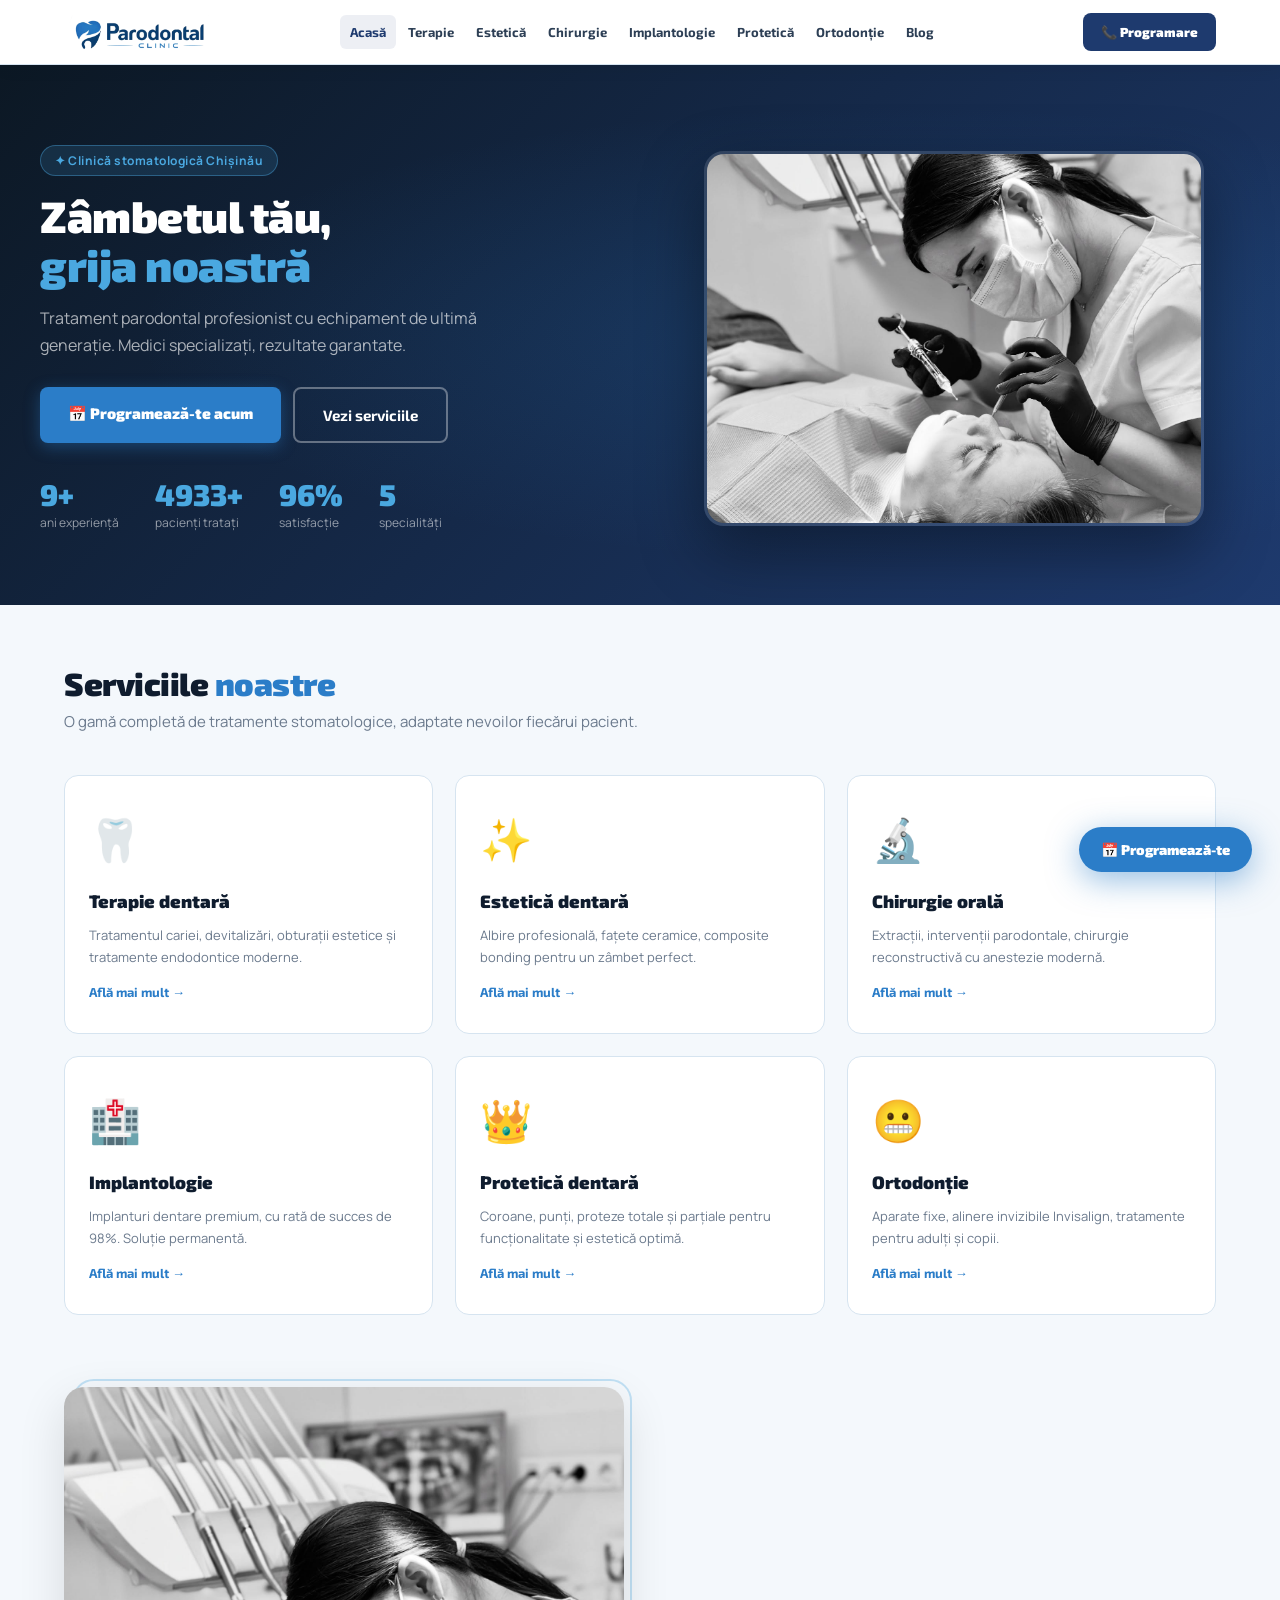
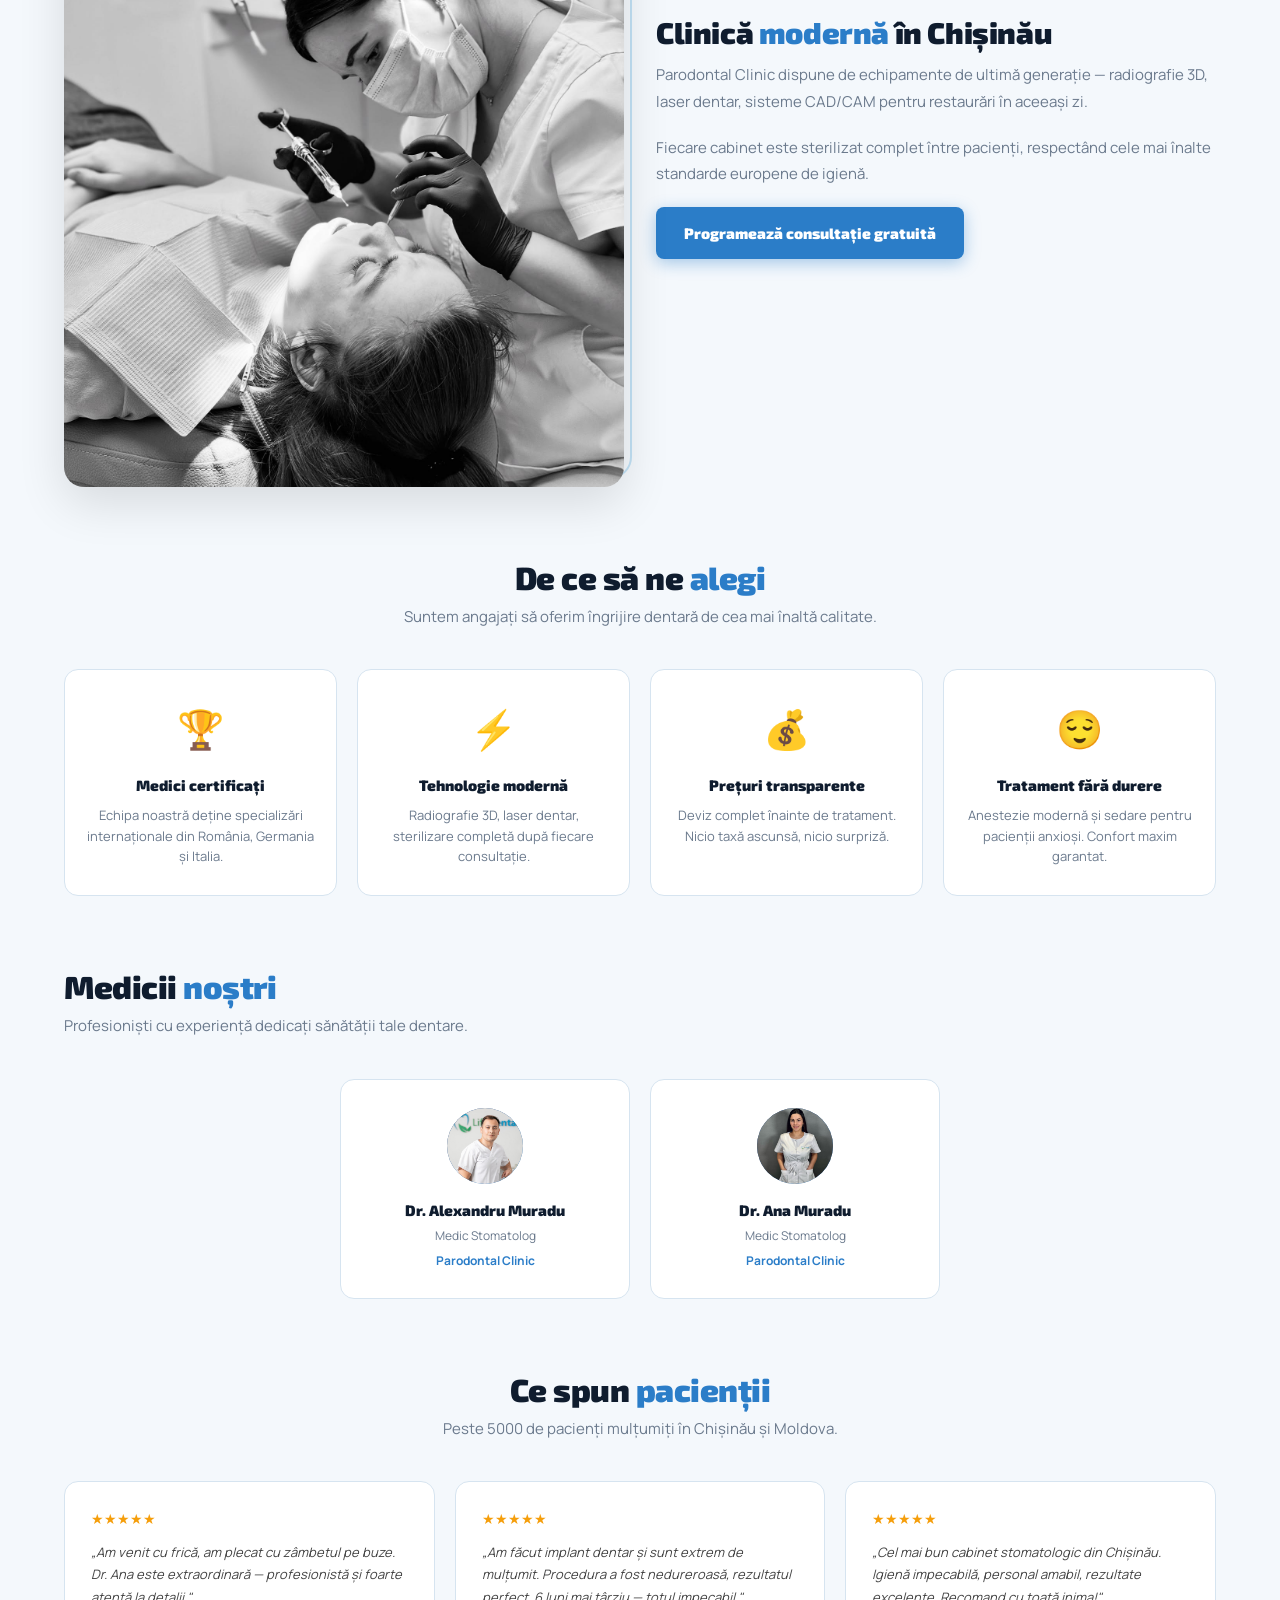
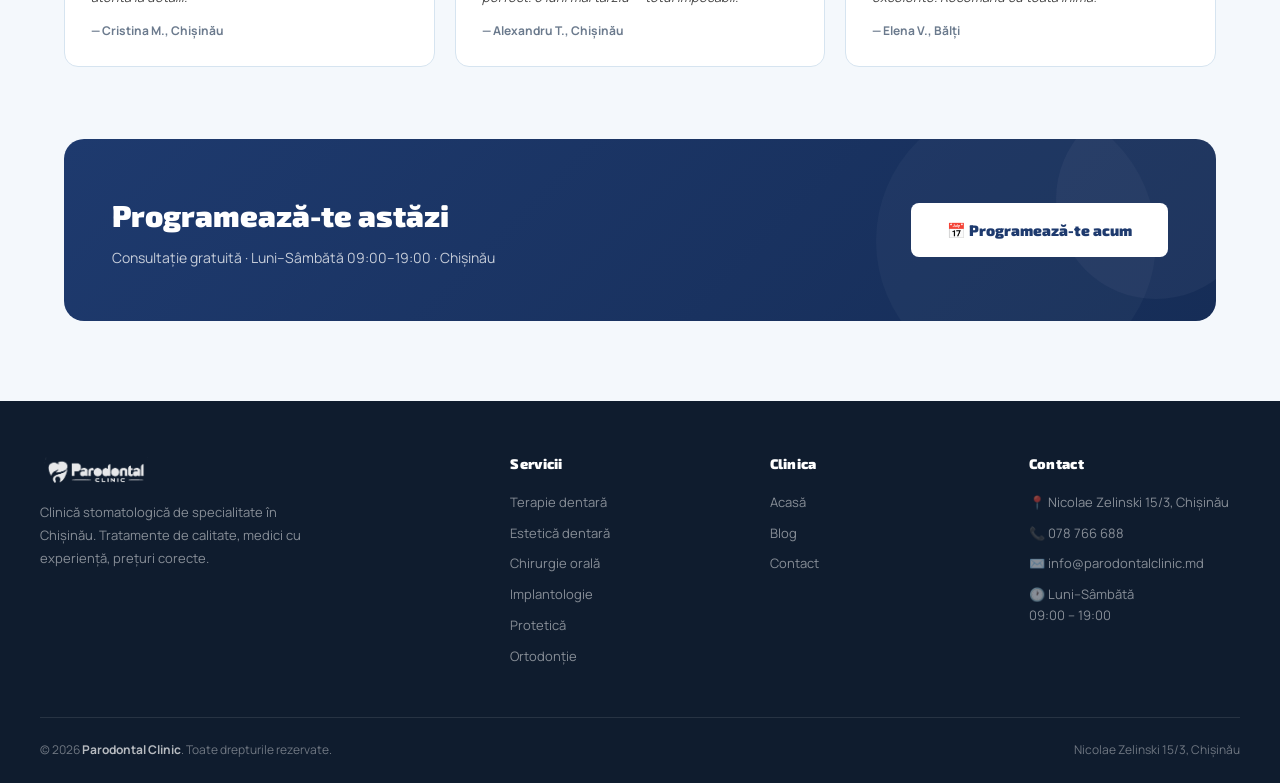
<file: index.html>
<!DOCTYPE html>
<html lang="ro">
<head>
<meta charset="UTF-8">
<meta name="viewport" content="width=device-width, initial-scale=1.0">
<meta name="theme-color" content="#1E3A6E">
<title>Parodontal Clinic — Stomatologie Chișinău</title>
<link rel="preconnect" href="https://fonts.googleapis.com">
<link href="https://fonts.googleapis.com/css2?family=Exo+2:wght@700;900&family=Manrope:wght@400;500;600;700&display=swap" rel="stylesheet">
<link rel="stylesheet" href="style.css">
<meta name="description" content="Parodontal Clinic — Stomatologie de specialitate în Chișinău. Terapie, estetică dentară, implanturi, chirurgie orală. Medici certificați, consultație gratuită. ☎ 078 766 688.">
<link rel="canonical" href="https://parodontalclinic.vercel.app/">
<meta property="og:type" content="website">
<meta property="og:title" content="Parodontal Clinic — Stomatologie Chișinău">
<meta property="og:description" content="Parodontal Clinic — Stomatologie de specialitate în Chișinău. Terapie, estetică dentară, implanturi, chirurgie orală. Medici certificați, consultație gratuită.">
<meta property="og:url" content="https://parodontalclinic.vercel.app/">
<meta property="og:site_name" content="Parodontal Clinic">
<meta property="og:locale" content="ro_RO">
<meta name="twitter:card" content="summary_large_image">
<meta name="twitter:title" content="Parodontal Clinic — Stomatologie Chișinău">
<meta name="twitter:description" content="Stomatologie de specialitate în Chișinău. Terapie, implanturi, estetică dentară. Consultație gratuită.">
<meta name="twitter:image" content="https://parodontalclinic.vercel.app/logo.png">
<meta property="og:image" content="https://parodontalclinic.vercel.app/logo.png">
<meta property="og:image:width" content="800">
<meta property="og:image:height" content="800">
<link rel="icon" type="image/png" href="/logo.png">
<link rel="apple-touch-icon" href="/logo.png">
<meta name="geo.region" content="MD-CU">
<meta name="geo.placename" content="Chișinău, Moldova">
<meta name="geo.position" content="47.0105;28.8638">
<meta name="ICBM" content="47.0105, 28.8638">
<script type="application/ld+json">
{
  "@context": "https://schema.org",
  "@type": "Dentist",
  "name": "Parodontal Clinic",
  "url": "https://parodontalclinic.vercel.app/",
  "telephone": "+37307876688",
  "email": "info@parodontalclinic.md",
  "image": "https://parodontalclinic.vercel.app/logo.png",
  "address": {
    "@type": "PostalAddress",
    "streetAddress": "Nicolae Zelinski 15/3",
    "addressLocality": "Chișinău",
    "addressCountry": "MD"
  },
  "openingHoursSpecification": [
    {
      "@type": "OpeningHoursSpecification",
      "dayOfWeek": ["Monday","Tuesday","Wednesday","Thursday","Friday","Saturday"],
      "opens": "09:00",
      "closes": "19:00"
    }
  ],
  "description": "Clinică stomatologică de specialitate în Chișinău. Terapie dentară, estetică, implanturi, chirurgie orală, protetică și ortodonție.",
  "priceRange": "$$",
  "aggregateRating": {
    "@type": "AggregateRating",
    "ratingValue": "4.9",
    "reviewCount": "47"
  },
  "hasMap": "https://maps.google.com/?q=Nicolae+Zelinski+15/3+Chisinau"
}
</script>
</head>
<body>

<header class="hdr">
  <div class="hdr-inner">
    <a href="index.html" class="logo">
      <img src="logo.png" alt="Parodontal Clinic" onerror="this.style.display='none';this.nextElementSibling.style.display='block'">
      <span class="logo-text" style="display:none">Parodontal <em>Clinic</em></span>
    </a>
    <nav class="nav">
      <a href="index.html" class="active">Acasă</a>
      <a href="terapie.html">Terapie</a>
      <a href="estetica.html">Estetică</a>
      <a href="chirurgie.html">Chirurgie</a>
      <a href="implantologie.html">Implantologie</a>
      <a href="protetica.html">Protetică</a>
      <a href="ortodontie.html">Ortodonție</a>
      <a href="blog.html">Blog</a>
    </nav>
    <a href="tel:+37307876688" class="hdr-phone">📞 Programare</a>
    <button class="hamburger" id="hamburger" aria-label="Meniu"><span></span><span></span><span></span></button>
  </div>
</header>

<div class="mobile-nav" id="mobileNav">
  <a href="index.html" class="active">🏠 Acasă</a>
  <a href="terapie.html">🦷 Terapie</a>
  <a href="estetica.html">✨ Estetică</a>
  <a href="chirurgie.html">🔬 Chirurgie</a>
  <a href="implantologie.html">🏥 Implantologie</a>
  <a href="protetica.html">👑 Protetică</a>
  <a href="ortodontie.html">😬 Ortodonție</a>
  <a href="blog.html">📝 Blog</a>
  <a href="#" class="mob-phone open-book">📅 Programează-te</a>
</div>

<!-- HERO -->
<section class="hero">
  <div class="hero-inner">
    <div>
      <div class="hero-badge">✦ Clinică stomatologică Chișinău</div>
      <h1>Zâmbetul tău,<br><em>grija noastră</em></h1>
      <p class="hero-sub">Tratament parodontal profesionist cu echipament de ultimă generație. Medici specializați, rezultate garantate.</p>
      <div class="hero-btns">
        <a href="#" class="btn-primary open-book">📅 Programează-te acum</a>
        <a href="#servicii" class="btn-outline">Vezi serviciile</a>
      </div>
      <div class="hero-stats">
        <div class="hstat">
          <div class="hstat-num counter" data-target="10" data-suffix="+">10+</div>
          <div class="hstat-label">ani experiență</div>
        </div>
        <div class="hstat">
          <div class="hstat-num counter" data-target="5000" data-suffix="+">5000+</div>
          <div class="hstat-label">pacienți tratați</div>
        </div>
        <div class="hstat">
          <div class="hstat-num counter" data-target="98" data-suffix="%">98%</div>
          <div class="hstat-label">satisfacție</div>
        </div>
        <div class="hstat">
          <div class="hstat-num counter" data-target="6" data-suffix="">6</div>
          <div class="hstat-label">specialități</div>
        </div>
      </div>
    </div>
    <div class="hero-img-wrap">
      <img src="img-terapie.jpg" alt="Cabinet stomatologic Parodontal Clinic Chișinău" class="hero-img-real" onerror="this.style.display='none';this.nextElementSibling.style.display='flex'">
      <div class="hero-img-box" style="display:none">🦷</div>
    </div>
  </div>
</section>

<div class="page">

  <!-- SERVICII -->
  <section class="section" id="servicii">
    <div class="section-head anim">
      <h2 class="stitle">Serviciile <em>noastre</em></h2>
      <p class="sdesc">O gamă completă de tratamente stomatologice, adaptate nevoilor fiecărui pacient.</p>
    </div>
    <div class="services-grid">
      <a href="terapie.html" class="srv-card anim delay-1">
        <div class="srv-icon">🦷</div>
        <div class="srv-name">Terapie dentară</div>
        <div class="srv-desc">Tratamentul cariei, devitalizări, obturații estetice și tratamente endodontice moderne.</div>
        <div class="srv-link">Află mai mult →</div>
      </a>
      <a href="estetica.html" class="srv-card anim delay-2">
        <div class="srv-icon">✨</div>
        <div class="srv-name">Estetică dentară</div>
        <div class="srv-desc">Albire profesională, fațete ceramice, composite bonding pentru un zâmbet perfect.</div>
        <div class="srv-link">Află mai mult →</div>
      </a>
      <a href="chirurgie.html" class="srv-card anim delay-3">
        <div class="srv-icon">🔬</div>
        <div class="srv-name">Chirurgie orală</div>
        <div class="srv-desc">Extracții, intervenții parodontale, chirurgie reconstructivă cu anestezie modernă.</div>
        <div class="srv-link">Află mai mult →</div>
      </a>
      <a href="implantologie.html" class="srv-card anim delay-1">
        <div class="srv-icon">🏥</div>
        <div class="srv-name">Implantologie</div>
        <div class="srv-desc">Implanturi dentare premium, cu rată de succes de 98%. Soluție permanentă.</div>
        <div class="srv-link">Află mai mult →</div>
      </a>
      <a href="protetica.html" class="srv-card anim delay-2">
        <div class="srv-icon">👑</div>
        <div class="srv-name">Protetică dentară</div>
        <div class="srv-desc">Coroane, punți, proteze totale și parțiale pentru funcționalitate și estetică optimă.</div>
        <div class="srv-link">Află mai mult →</div>
      </a>
      <a href="ortodontie.html" class="srv-card anim delay-3">
        <div class="srv-icon">😬</div>
        <div class="srv-name">Ortodonție</div>
        <div class="srv-desc">Aparate fixe, alinere invizibile Invisalign, tratamente pentru adulți și copii.</div>
        <div class="srv-link">Află mai mult →</div>
      </a>
    </div>
  </section>

  <!-- PHOTO SECTION 1 -->
  <div class="photo-section anim">
    <div class="photo-wrap">
      <img src="img-terapie.jpg" alt="Tratament dentar" loading="lazy" onerror="this.parentElement.style.background='linear-gradient(135deg,#1E3A6E,#2B7DC8)';this.style.display='none'">
    </div>
    <div class="photo-content">
      <h2>Clinică <em>modernă</em> în Chișinău</h2>
      <p>Parodontal Clinic dispune de echipamente de ultimă generație — radiografie 3D, laser dentar, sisteme CAD/CAM pentru restaurări în aceeași zi.</p>
      <p>Fiecare cabinet este sterilizat complet între pacienți, respectând cele mai înalte standarde europene de igienă.</p>
      <a href="#" class="btn-primary open-book">Programează consultație gratuită</a>
    </div>
  </div>

  <!-- DE CE NOI -->
  <section class="section">
    <div class="section-head center anim">
      <h2 class="stitle">De ce să ne <em>alegi</em></h2>
      <p class="sdesc">Suntem angajați să oferim îngrijire dentară de cea mai înaltă calitate.</p>
    </div>
    <div class="why-grid">
      <div class="why-card anim delay-1">
        <div class="why-icon">🏆</div>
        <div class="why-title">Medici certificați</div>
        <div class="why-desc">Echipa noastră deține specializări internaționale din România, Germania și Italia.</div>
      </div>
      <div class="why-card anim delay-2">
        <div class="why-icon">⚡</div>
        <div class="why-title">Tehnologie modernă</div>
        <div class="why-desc">Radiografie 3D, laser dentar, sterilizare completă după fiecare consultație.</div>
      </div>
      <div class="why-card anim delay-3">
        <div class="why-icon">💰</div>
        <div class="why-title">Prețuri transparente</div>
        <div class="why-desc">Deviz complet înainte de tratament. Nicio taxă ascunsă, nicio surpriză.</div>
      </div>
      <div class="why-card anim delay-4">
        <div class="why-icon">😌</div>
        <div class="why-title">Tratament fără durere</div>
        <div class="why-desc">Anestezie modernă și sedare pentru pacienții anxioși. Confort maxim garantat.</div>
      </div>
    </div>
  </section>

  <!-- MEDICI -->
  <section class="section">
    <div class="section-head anim">
      <h2 class="stitle">Medicii <em>noștri</em></h2>
      <p class="sdesc">Profesioniști cu experiență dedicați sănătății tale dentare.</p>
    </div>
    <div class="doctors-grid doctors-grid--2">
      <div class="doc-card anim delay-1">
        <div class="doc-avatar">
          <img src="img-dr-alexandru.jpg" alt="Dr. Alexandru Muradu" onerror="this.style.display='none';this.nextElementSibling.style.display='flex'">
          <span style="display:none;width:76px;height:76px;border-radius:50%;background:linear-gradient(135deg,#1E3A6E,#2B7DC8);align-items:center;justify-content:center;font-size:32px">👨‍⚕️</span>
        </div>
        <div class="doc-name">Dr. Alexandru Muradu</div>
        <div class="doc-spec">Medic Stomatolog</div>
        <div class="doc-exp">Parodontal Clinic</div>
      </div>
      <div class="doc-card anim delay-2">
        <div class="doc-avatar">
          <img src="img-dr-ana.jpg" alt="Dr. Ana Muradu" onerror="this.style.display='none';this.nextElementSibling.style.display='flex'">
          <span style="display:none;width:76px;height:76px;border-radius:50%;background:linear-gradient(135deg,#1E3A6E,#2B7DC8);align-items:center;justify-content:center;font-size:32px">👩‍⚕️</span>
        </div>
        <div class="doc-name">Dr. Ana Muradu</div>
        <div class="doc-spec">Medic Stomatolog</div>
        <div class="doc-exp">Parodontal Clinic</div>
      </div>
    </div>
  </section>

  <!-- RECENZII -->
  <section class="section">
    <div class="section-head center anim">
      <h2 class="stitle">Ce spun <em>pacienții</em></h2>
      <p class="sdesc">Peste 5000 de pacienți mulțumiți în Chișinău și Moldova.</p>
    </div>
    <div class="reviews-grid">
      <div class="review-card anim delay-1">
        <div class="review-stars">★★★★★</div>
        <div class="review-text">„Am venit cu frică, am plecat cu zâmbetul pe buze. Dr. Ana este extraordinară — profesionistă și foarte atentă la detalii."</div>
        <div class="review-author">— Cristina M., Chișinău</div>
      </div>
      <div class="review-card anim delay-2">
        <div class="review-stars">★★★★★</div>
        <div class="review-text">„Am făcut implant dentar și sunt extrem de mulțumit. Procedura a fost nedureroasă, rezultatul perfect. 6 luni mai târziu — totul impecabil."</div>
        <div class="review-author">— Alexandru T., Chișinău</div>
      </div>
      <div class="review-card anim delay-3">
        <div class="review-stars">★★★★★</div>
        <div class="review-text">„Cel mai bun cabinet stomatologic din Chișinău. Igienă impecabilă, personal amabil, rezultate excelente. Recomand cu toată inima!"</div>
        <div class="review-author">— Elena V., Bălți</div>
      </div>
    </div>
  </section>

  <!-- CTA -->
  <div class="cta-banner anim">
    <div class="cta-text">
      <h2>Programează-te astăzi</h2>
      <p>Consultație gratuită · Luni–Sâmbătă 09:00–19:00 · Chișinău</p>
    </div>
    <a href="#" class="btn-white open-book">📅 Programează-te acum</a>
  </div>

</div>

<!-- FOOTER -->
<footer>
  <div class="footer-inner">
    <div class="footer-grid">
      <div class="footer-brand">
        <div class="footer-logo">
          <img src="logo.png" alt="Parodontal Clinic" onerror="this.style.display='none';this.nextElementSibling.style.display='block'">
          <span class="footer-logo-text" style="display:none">Parodontal Clinic</span>
        </div>
        <p>Clinică stomatologică de specialitate în Chișinău. Tratamente de calitate, medici cu experiență, prețuri corecte.</p>
      </div>
      <div class="footer-col">
        <h4>Servicii</h4>
        <a href="terapie.html">Terapie dentară</a>
        <a href="estetica.html">Estetică dentară</a>
        <a href="chirurgie.html">Chirurgie orală</a>
        <a href="implantologie.html">Implantologie</a>
        <a href="protetica.html">Protetică</a>
        <a href="ortodontie.html">Ortodonție</a>
      </div>
      <div class="footer-col">
        <h4>Clinica</h4>
        <a href="index.html">Acasă</a>
        <a href="blog.html">Blog</a>
        <a href="#">Contact</a>
      </div>
      <div class="footer-col">
        <h4>Contact</h4>
        <p>📍 Nicolae Zelinski 15/3, Chișinău</p>
        <p>📞 078 766 688</p>
        <p>✉️ info@parodontalclinic.md</p>
        <p>🕐 Luni–Sâmbătă<br>09:00 – 19:00</p>
      </div>
    </div>
    <div class="footer-bottom">
      <span>© 2026 <strong>Parodontal Clinic</strong>. Toate drepturile rezervate.</span>
      <span>Nicolae Zelinski 15/3, Chișinău</span>
    </div>
  </div>
</footer>

<!-- FLOATING BOOK BUTTON -->
<button class="book-float" id="bookBtn">📅 Programează-te</button>

<!-- BOOKING MODAL -->
<div class="modal" id="bookModal">
  <div class="modal-overlay" id="bookOverlay"></div>
  <div class="modal-box">
    <button class="modal-close" id="bookClose">✕</button>
    <div class="modal-title">Programare online</div>
    <div class="modal-sub">Completează formularul și te contactăm în cel mai scurt timp.</div>
    <form id="bookForm">
      <div class="form-row">
        <div class="form-group">
          <label>Nume *</label>
          <input type="text" placeholder="Ion Popescu" required>
        </div>
        <div class="form-group">
          <label>Telefon *</label>
          <input type="tel" placeholder="+373 6XX XXX XXX" required>
        </div>
      </div>
      <div class="form-group">
        <label>Serviciu dorit</label>
        <select>
          <option value="">— Selectează serviciul —</option>
          <option>Consultație gratuită</option>
          <option>Terapie dentară</option>
          <option>Estetică dentară / Albire</option>
          <option>Chirurgie orală</option>
          <option>Implantologie</option>
          <option>Protetică dentară</option>
          <option>Ortodonție</option>
          <option>Igienă profesională</option>
          <option>Altul</option>
        </select>
      </div>
      <div class="form-group">
        <label>Data preferată</label>
        <input type="date">
      </div>
      <div class="form-group">
        <label>Mesaj (opțional)</label>
        <textarea placeholder="Descrie pe scurt problema sau întrebarea ta..."></textarea>
      </div>
      <button type="submit" class="form-submit">Trimite cererea →</button>
    </form>
  </div>
</div>

<script src="app.js"></script>
</body>
</html>
</file>
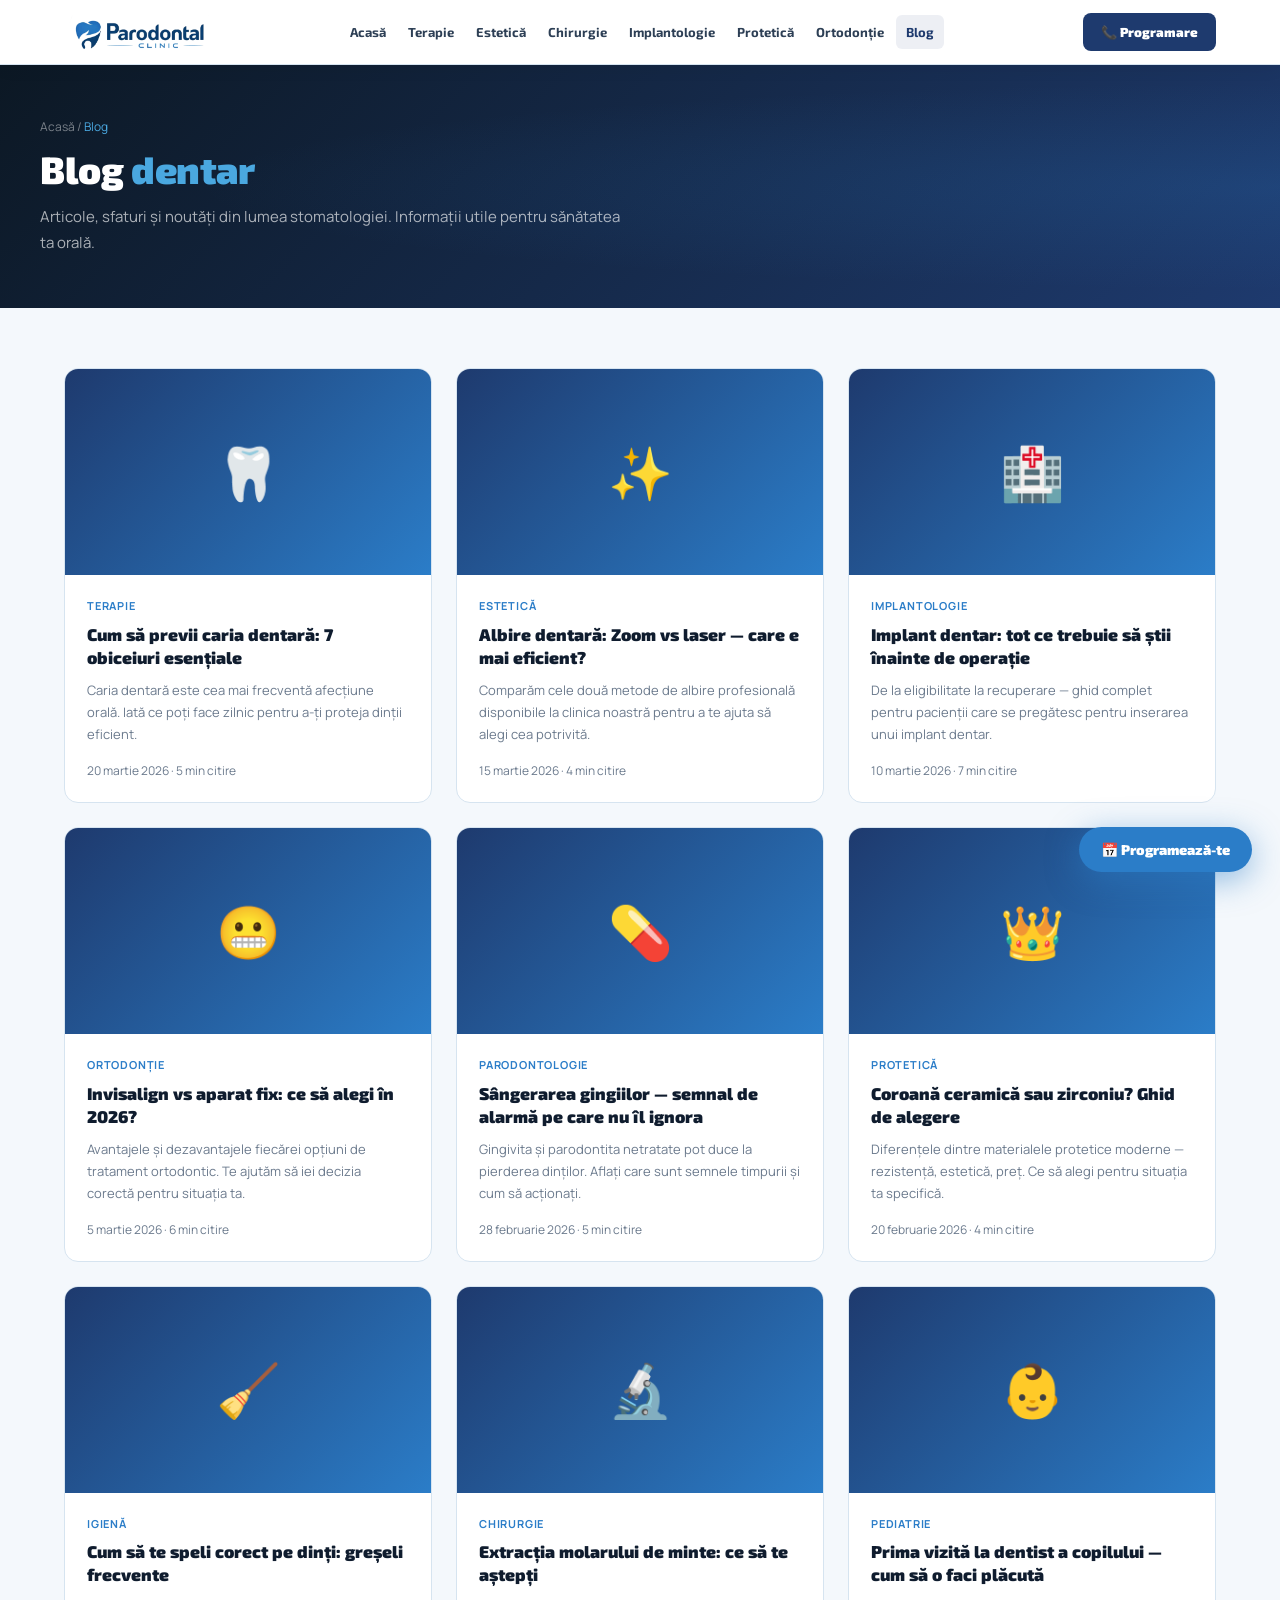
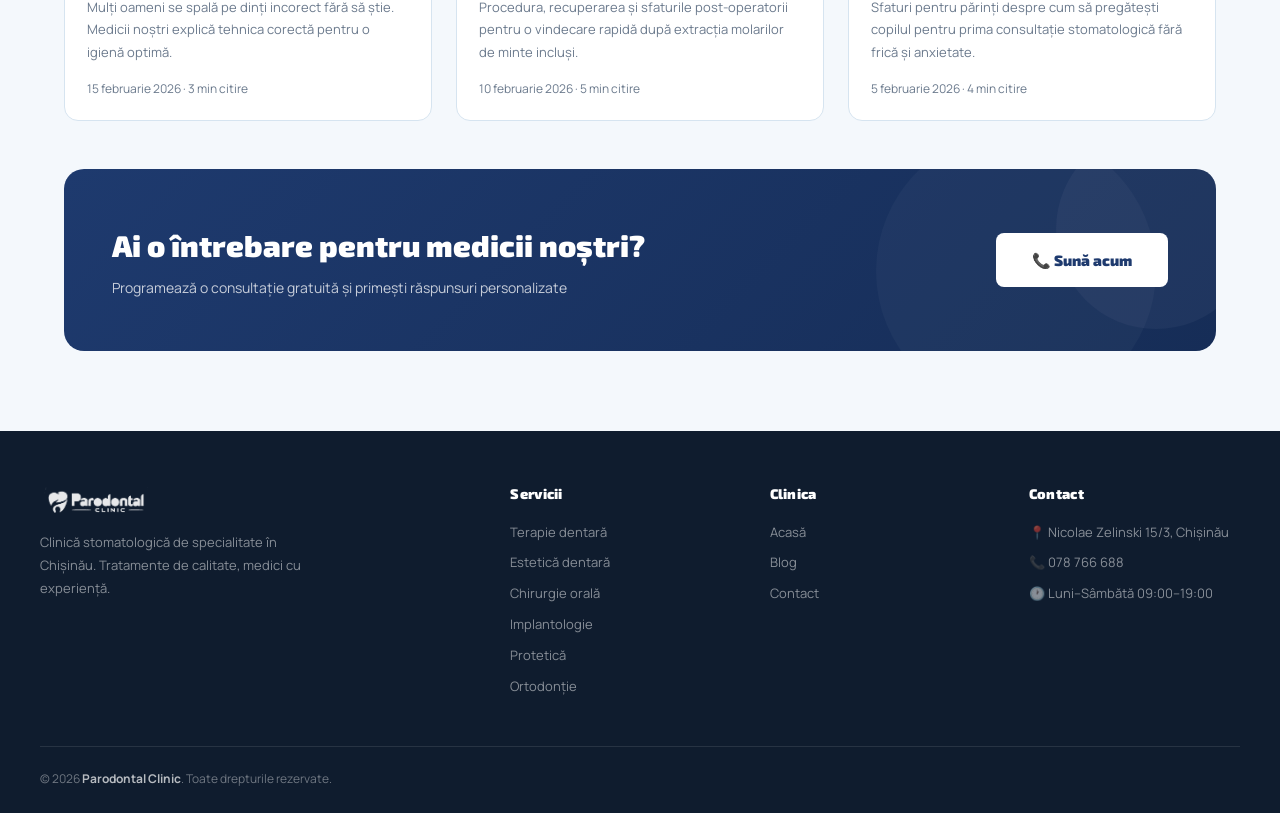
<file: blog.html>
<!DOCTYPE html>
<html lang="ro">
<head>
<meta charset="UTF-8">
<meta name="viewport" content="width=device-width, initial-scale=1.0">
<meta name="theme-color" content="#1E3A6E">
<title>Blog — Parodontal Clinic</title>
<link rel="preconnect" href="https://fonts.googleapis.com">
<link href="https://fonts.googleapis.com/css2?family=Exo+2:wght@700;900&family=Manrope:wght@400;500;600;700&display=swap" rel="stylesheet">
<link rel="stylesheet" href="style.css">
<meta name="description" content="Blog stomatologic Parodontal Clinic Chișinău. Sfaturi pentru sănătatea dentară, ghiduri de îngrijire orală și noutăți din stomatologie de la medicii noștri specializați.">
<link rel="canonical" href="https://parodontalclinic.vercel.app/blog.html">
<meta property="og:type" content="website">
<meta property="og:title" content="Blog Stomatologic — Parodontal Clinic">
<meta property="og:description" content="Blog stomatologic Parodontal Clinic. Sfaturi pentru sănătatea dentară, ghiduri de îngrijire orală și noutăți din stomatologie.">
<meta property="og:url" content="https://parodontalclinic.vercel.app/blog.html">
<meta property="og:site_name" content="Parodontal Clinic">
<meta property="og:locale" content="ro_RO">
<meta name="twitter:card" content="summary_large_image">
<meta name="twitter:title" content="Blog Stomatologic — Parodontal Clinic">
<meta name="twitter:description" content="Sfaturi pentru sănătatea dentară, ghiduri de îngrijire orală de la medicii Parodontal Clinic.">
<meta name="twitter:image" content="https://parodontalclinic.vercel.app/logo.png">
<meta property="og:image" content="https://parodontalclinic.vercel.app/logo.png">
<meta property="og:image:width" content="800">
<meta property="og:image:height" content="800">
<link rel="icon" type="image/png" href="/logo.png">
<link rel="apple-touch-icon" href="/logo.png">
<meta name="geo.region" content="MD-CU">
<meta name="geo.placename" content="Chișinău, Moldova">
<meta name="geo.position" content="47.0105;28.8638">
<meta name="ICBM" content="47.0105, 28.8638">
</head>
<body>
<header class="hdr">
  <div class="hdr-inner">
    <a href="index.html" class="logo">
      <img src="logo.png" alt="Parodontal Clinic" onerror="this.style.display='none';this.nextElementSibling.style.display='block'">
      <span class="logo-text" style="display:none">Parodontal <em>Clinic</em></span>
    </a>
    <nav class="nav">
      <a href="index.html">Acasă</a><a href="terapie.html">Terapie</a><a href="estetica.html">Estetică</a><a href="chirurgie.html">Chirurgie</a><a href="implantologie.html">Implantologie</a><a href="protetica.html">Protetică</a><a href="ortodontie.html">Ortodonție</a>
      <a href="blog.html" class="active">Blog</a>
    </nav>
    <a href="tel:+37307876688" class="hdr-phone">📞 Programare</a>
    <button class="hamburger" id="hamburger"><span></span><span></span><span></span></button>
  </div>
</header>
<div class="mobile-nav" id="mobileNav">
  <a href="index.html">🏠 Acasă</a><a href="terapie.html">🦷 Terapie</a><a href="estetica.html">✨ Estetică</a><a href="chirurgie.html">🔬 Chirurgie</a><a href="implantologie.html">🏥 Implantologie</a><a href="protetica.html">👑 Protetică</a><a href="ortodontie.html">😬 Ortodonție</a>
  <a href="blog.html" class="active">📝 Blog</a>
  <a href="tel:+37307876688" class="mob-phone">📞 Sună acum</a>
</div>

<div class="page-hero">
  <div class="page-hero-inner">
    <div class="breadcrumb"><a href="index.html">Acasă</a> / <span>Blog</span></div>
    <h1>Blog <em>dentar</em></h1>
    <p>Articole, sfaturi și noutăți din lumea stomatologiei. Informații utile pentru sănătatea ta orală.</p>
  </div>
</div>

<div class="page">
  <div class="blog-grid">
    <a href="#" class="blog-card">
      <div class="blog-img">🦷</div>
      <div class="blog-body">
        <div class="blog-cat">Terapie</div>
        <div class="blog-title">Cum să previi caria dentară: 7 obiceiuri esențiale</div>
        <div class="blog-excerpt">Caria dentară este cea mai frecventă afecțiune orală. Iată ce poți face zilnic pentru a-ți proteja dinții eficient.</div>
        <div class="blog-meta">20 martie 2026 · 5 min citire</div>
      </div>
    </a>
    <a href="#" class="blog-card">
      <div class="blog-img">✨</div>
      <div class="blog-body">
        <div class="blog-cat">Estetică</div>
        <div class="blog-title">Albire dentară: Zoom vs laser — care e mai eficient?</div>
        <div class="blog-excerpt">Comparăm cele două metode de albire profesională disponibile la clinica noastră pentru a te ajuta să alegi cea potrivită.</div>
        <div class="blog-meta">15 martie 2026 · 4 min citire</div>
      </div>
    </a>
    <a href="#" class="blog-card">
      <div class="blog-img">🏥</div>
      <div class="blog-body">
        <div class="blog-cat">Implantologie</div>
        <div class="blog-title">Implant dentar: tot ce trebuie să știi înainte de operație</div>
        <div class="blog-excerpt">De la eligibilitate la recuperare — ghid complet pentru pacienții care se pregătesc pentru inserarea unui implant dentar.</div>
        <div class="blog-meta">10 martie 2026 · 7 min citire</div>
      </div>
    </a>
    <a href="#" class="blog-card">
      <div class="blog-img">😬</div>
      <div class="blog-body">
        <div class="blog-cat">Ortodonție</div>
        <div class="blog-title">Invisalign vs aparat fix: ce să alegi în 2026?</div>
        <div class="blog-excerpt">Avantajele și dezavantajele fiecărei opțiuni de tratament ortodontic. Te ajutăm să iei decizia corectă pentru situația ta.</div>
        <div class="blog-meta">5 martie 2026 · 6 min citire</div>
      </div>
    </a>
    <a href="#" class="blog-card">
      <div class="blog-img">💊</div>
      <div class="blog-body">
        <div class="blog-cat">Parodontologie</div>
        <div class="blog-title">Sângerarea gingiilor — semnal de alarmă pe care nu îl ignora</div>
        <div class="blog-excerpt">Gingivita și parodontita netratate pot duce la pierderea dinților. Aflați care sunt semnele timpurii și cum să acționați.</div>
        <div class="blog-meta">28 februarie 2026 · 5 min citire</div>
      </div>
    </a>
    <a href="#" class="blog-card">
      <div class="blog-img">👑</div>
      <div class="blog-body">
        <div class="blog-cat">Protetică</div>
        <div class="blog-title">Coroană ceramică sau zirconiu? Ghid de alegere</div>
        <div class="blog-excerpt">Diferențele dintre materialele protetice moderne — rezistență, estetică, preț. Ce să alegi pentru situația ta specifică.</div>
        <div class="blog-meta">20 februarie 2026 · 4 min citire</div>
      </div>
    </a>
    <a href="#" class="blog-card">
      <div class="blog-img">🧹</div>
      <div class="blog-body">
        <div class="blog-cat">Igienă</div>
        <div class="blog-title">Cum să te speli corect pe dinți: greșeli frecvente</div>
        <div class="blog-excerpt">Mulți oameni se spală pe dinți incorect fără să știe. Medicii noștri explică tehnica corectă pentru o igienă optimă.</div>
        <div class="blog-meta">15 februarie 2026 · 3 min citire</div>
      </div>
    </a>
    <a href="#" class="blog-card">
      <div class="blog-img">🔬</div>
      <div class="blog-body">
        <div class="blog-cat">Chirurgie</div>
        <div class="blog-title">Extracția molarului de minte: ce să te aștepți</div>
        <div class="blog-excerpt">Procedura, recuperarea și sfaturile post-operatorii pentru o vindecare rapidă după extracția molarilor de minte incluși.</div>
        <div class="blog-meta">10 februarie 2026 · 5 min citire</div>
      </div>
    </a>
    <a href="#" class="blog-card">
      <div class="blog-img">👶</div>
      <div class="blog-body">
        <div class="blog-cat">Pediatrie</div>
        <div class="blog-title">Prima vizită la dentist a copilului — cum să o faci plăcută</div>
        <div class="blog-excerpt">Sfaturi pentru părinți despre cum să pregătești copilul pentru prima consultație stomatologică fără frică și anxietate.</div>
        <div class="blog-meta">5 februarie 2026 · 4 min citire</div>
      </div>
    </a>
  </div>

  <div style="margin-top:48px">
    <div class="cta-banner anim">
      <div class="cta-text"><h2>Ai o întrebare pentru medicii noștri?</h2><p>Programează o consultație gratuită și primești răspunsuri personalizate</p></div>
      <a href="tel:+37307876688" class="btn-white">📞 Sună acum</a>
    </div>
  </div>
</div>

<footer>
  <div class="footer-inner">
    <div class="footer-grid">
      <div class="footer-brand"><div class="footer-logo"><img src="logo.png" alt="Parodontal Clinic" onerror="this.style.display='none';this.nextElementSibling.style.display='block'"><span class="footer-logo-text" style="display:none">Parodontal Clinic</span></div><p>Clinică stomatologică de specialitate în Chișinău. Tratamente de calitate, medici cu experiență.</p></div>
      <div class="footer-col"><h4>Servicii</h4><a href="terapie.html">Terapie dentară</a><a href="estetica.html">Estetică dentară</a><a href="chirurgie.html">Chirurgie orală</a><a href="implantologie.html">Implantologie</a><a href="protetica.html">Protetică</a><a href="ortodontie.html">Ortodonție</a></div>
      <div class="footer-col"><h4>Clinica</h4><a href="index.html">Acasă</a><a href="blog.html">Blog</a><a href="#">Contact</a></div>
      <div class="footer-col"><h4>Contact</h4><p>📍 Nicolae Zelinski 15/3, Chișinău</p><p>📞 078 766 688</p><p>🕐 Luni–Sâmbătă 09:00–19:00</p></div>
    </div>
    <div class="footer-bottom"><span>© 2026 <strong>Parodontal Clinic</strong>. Toate drepturile rezervate.</span></div>
  </div>
</footer>

<!-- FLOATING BOOK BUTTON -->
<button class="book-float" id="bookBtn">📅 Programează-te</button>

<!-- BOOKING MODAL -->
<div class="modal" id="bookModal">
  <div class="modal-overlay" id="bookOverlay"></div>
  <div class="modal-box">
    <button class="modal-close" id="bookClose">✕</button>
    <div class="modal-title">Programare online</div>
    <div class="modal-sub">Completează formularul și te contactăm în cel mai scurt timp.</div>
    <form id="bookForm">
      <div class="form-row">
        <div class="form-group">
          <label>Nume *</label>
          <input type="text" placeholder="Ion Popescu" required>
        </div>
        <div class="form-group">
          <label>Telefon *</label>
          <input type="tel" placeholder="+373 6XX XXX XXX" required>
        </div>
      </div>
      <div class="form-group">
        <label>Serviciu dorit</label>
        <select>
          <option value="">— Selectează serviciul —</option>
          <option>Consultație gratuită</option>
          <option>Terapie dentară</option>
          <option>Estetică dentară / Albire</option>
          <option>Chirurgie orală</option>
          <option>Implantologie</option>
          <option>Protetică dentară</option>
          <option>Ortodonție</option>
          <option>Igienă profesională</option>
          <option>Altul</option>
        </select>
      </div>
      <div class="form-group">
        <label>Data preferată</label>
        <input type="date">
      </div>
      <div class="form-group">
        <label>Mesaj (opțional)</label>
        <textarea placeholder="Descrie pe scurt problema sau întrebarea ta..."></textarea>
      </div>
      <button type="submit" class="form-submit">Trimite cererea →</button>
    </form>
  </div>
</div>

<script src="app.js"></script>
</body>
</html>
</file>
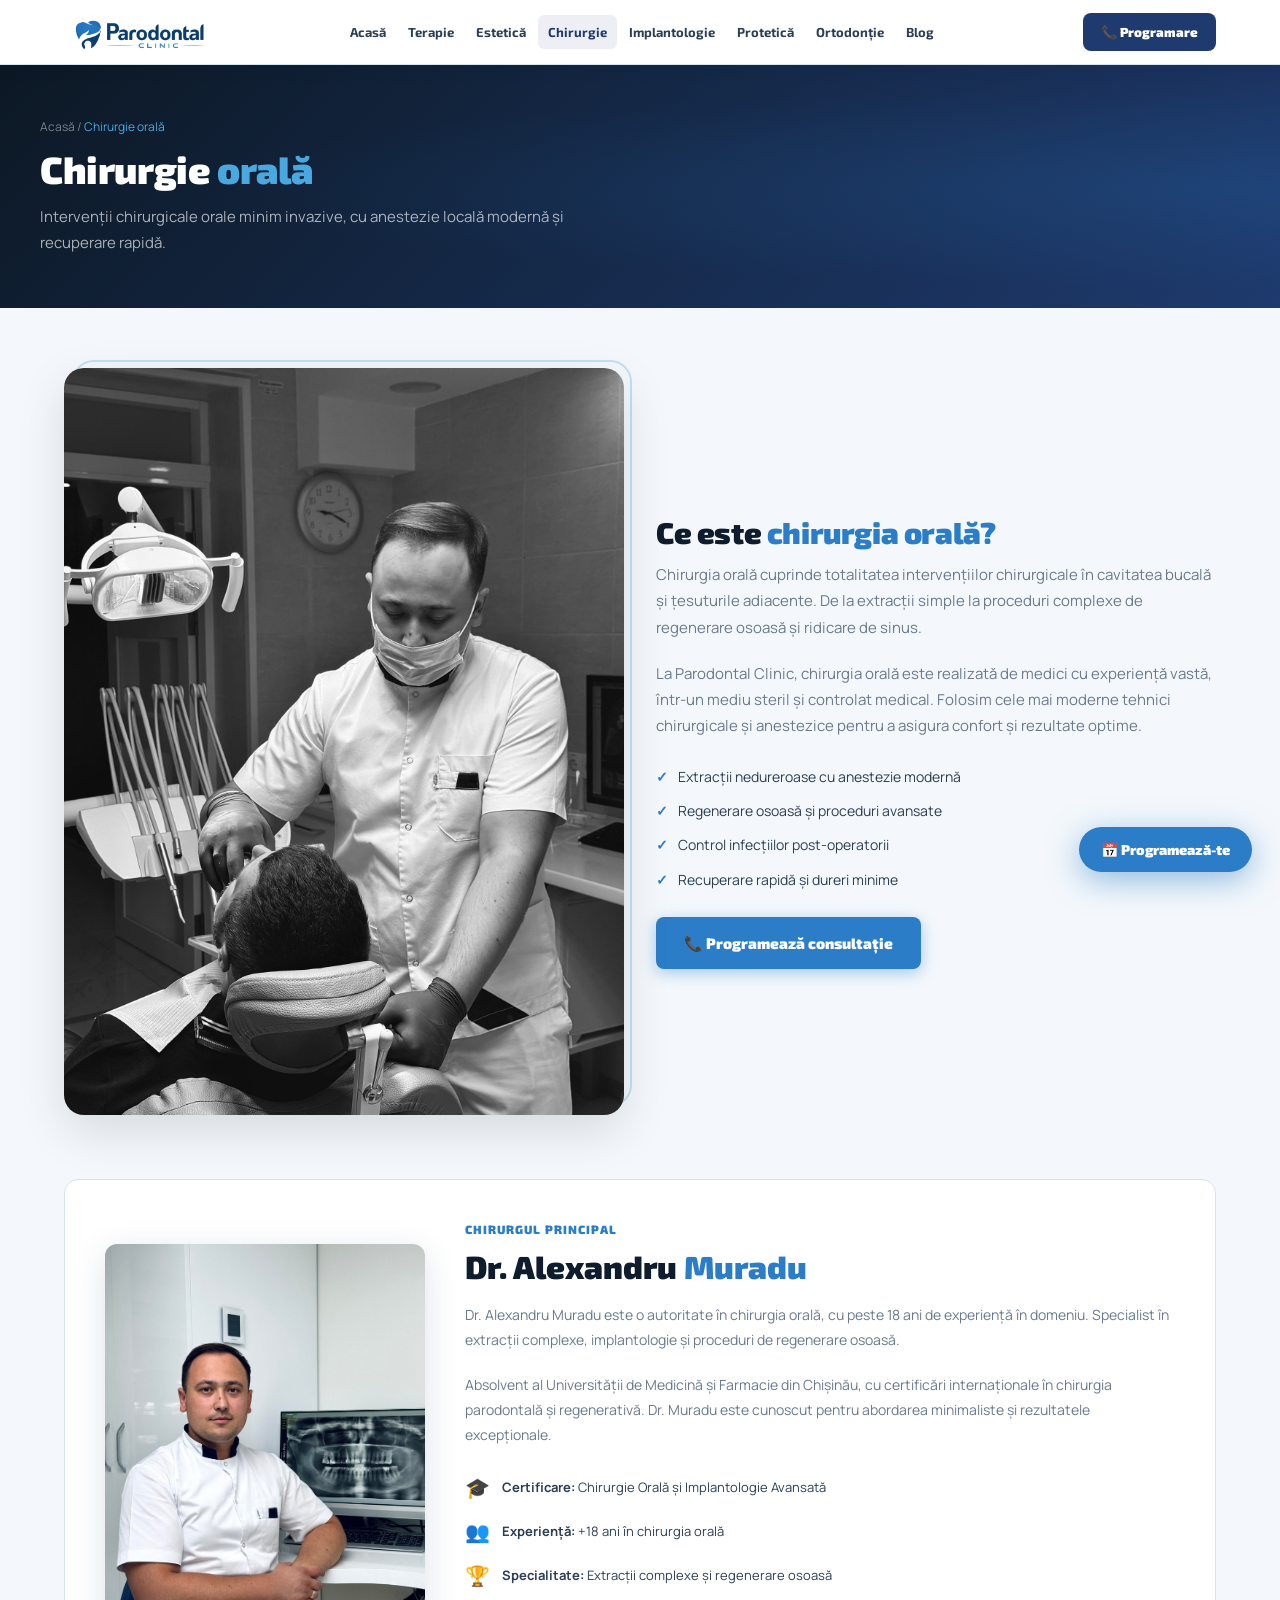
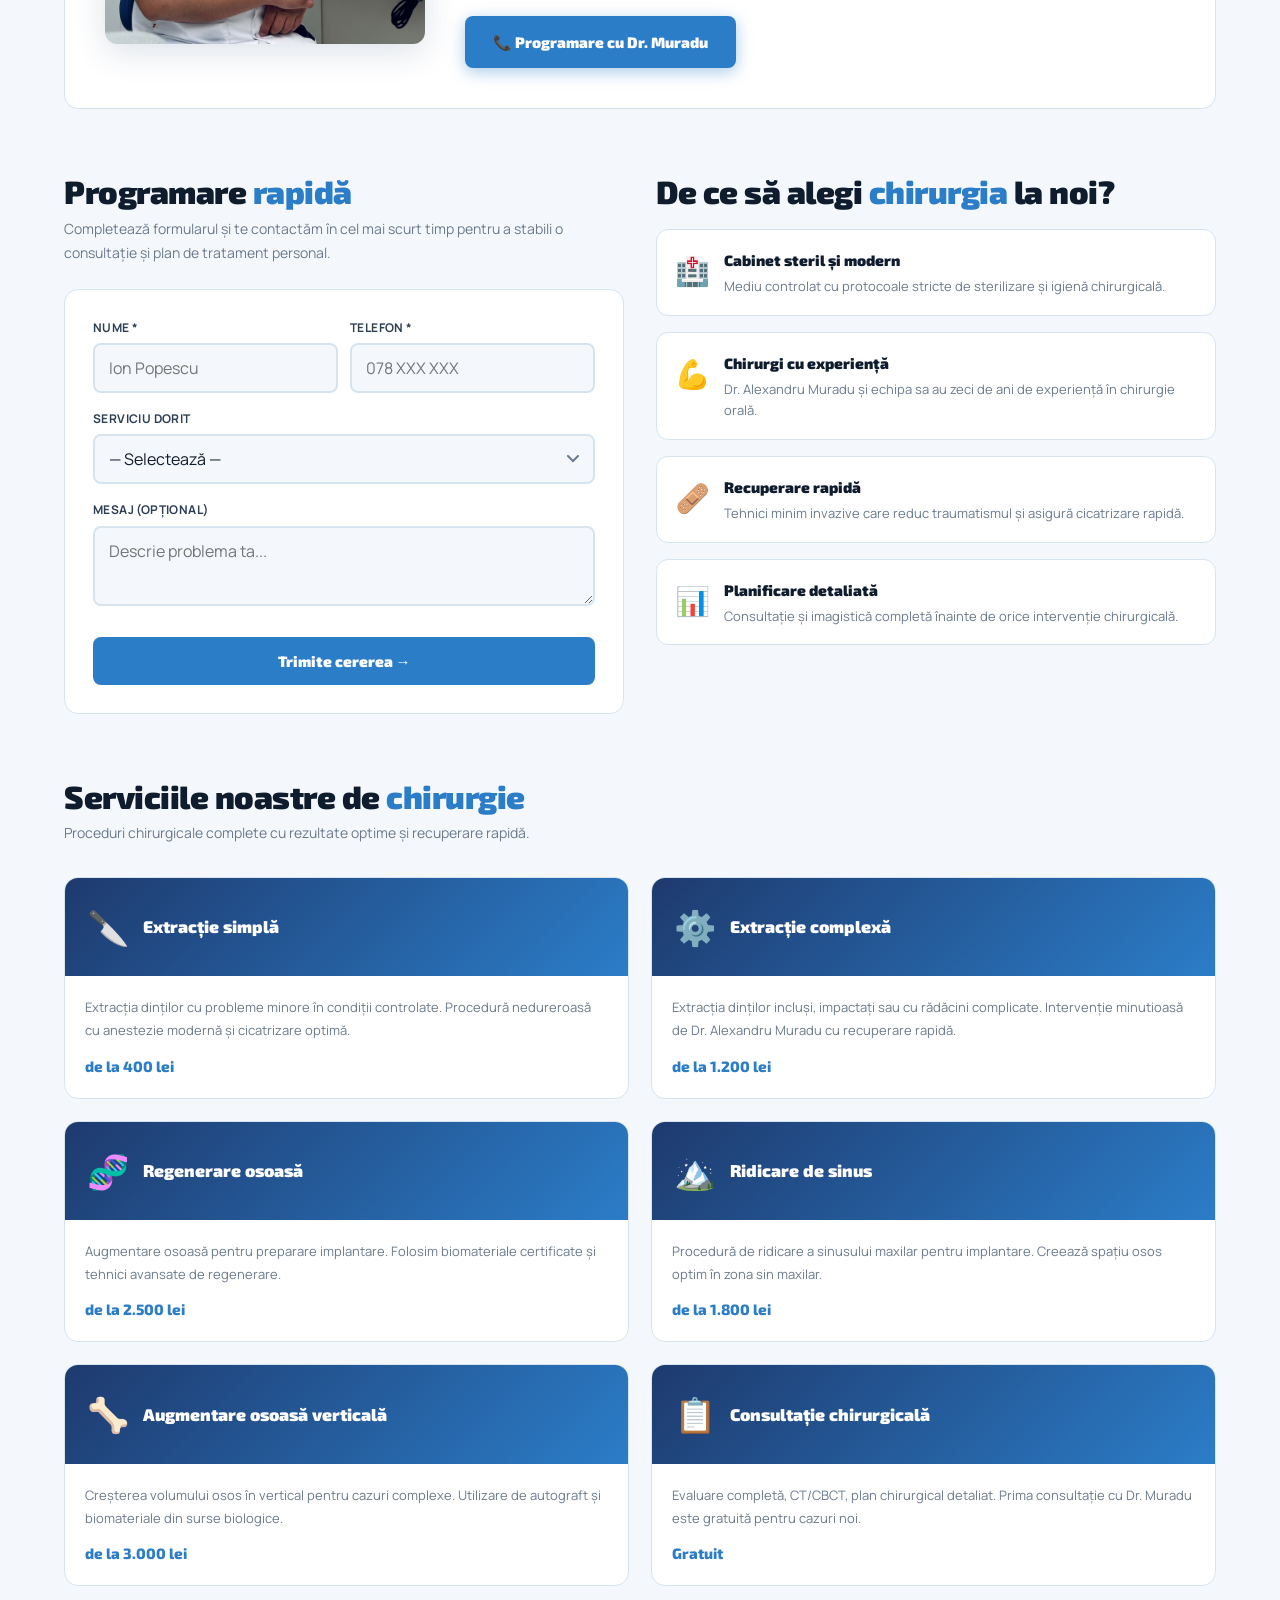
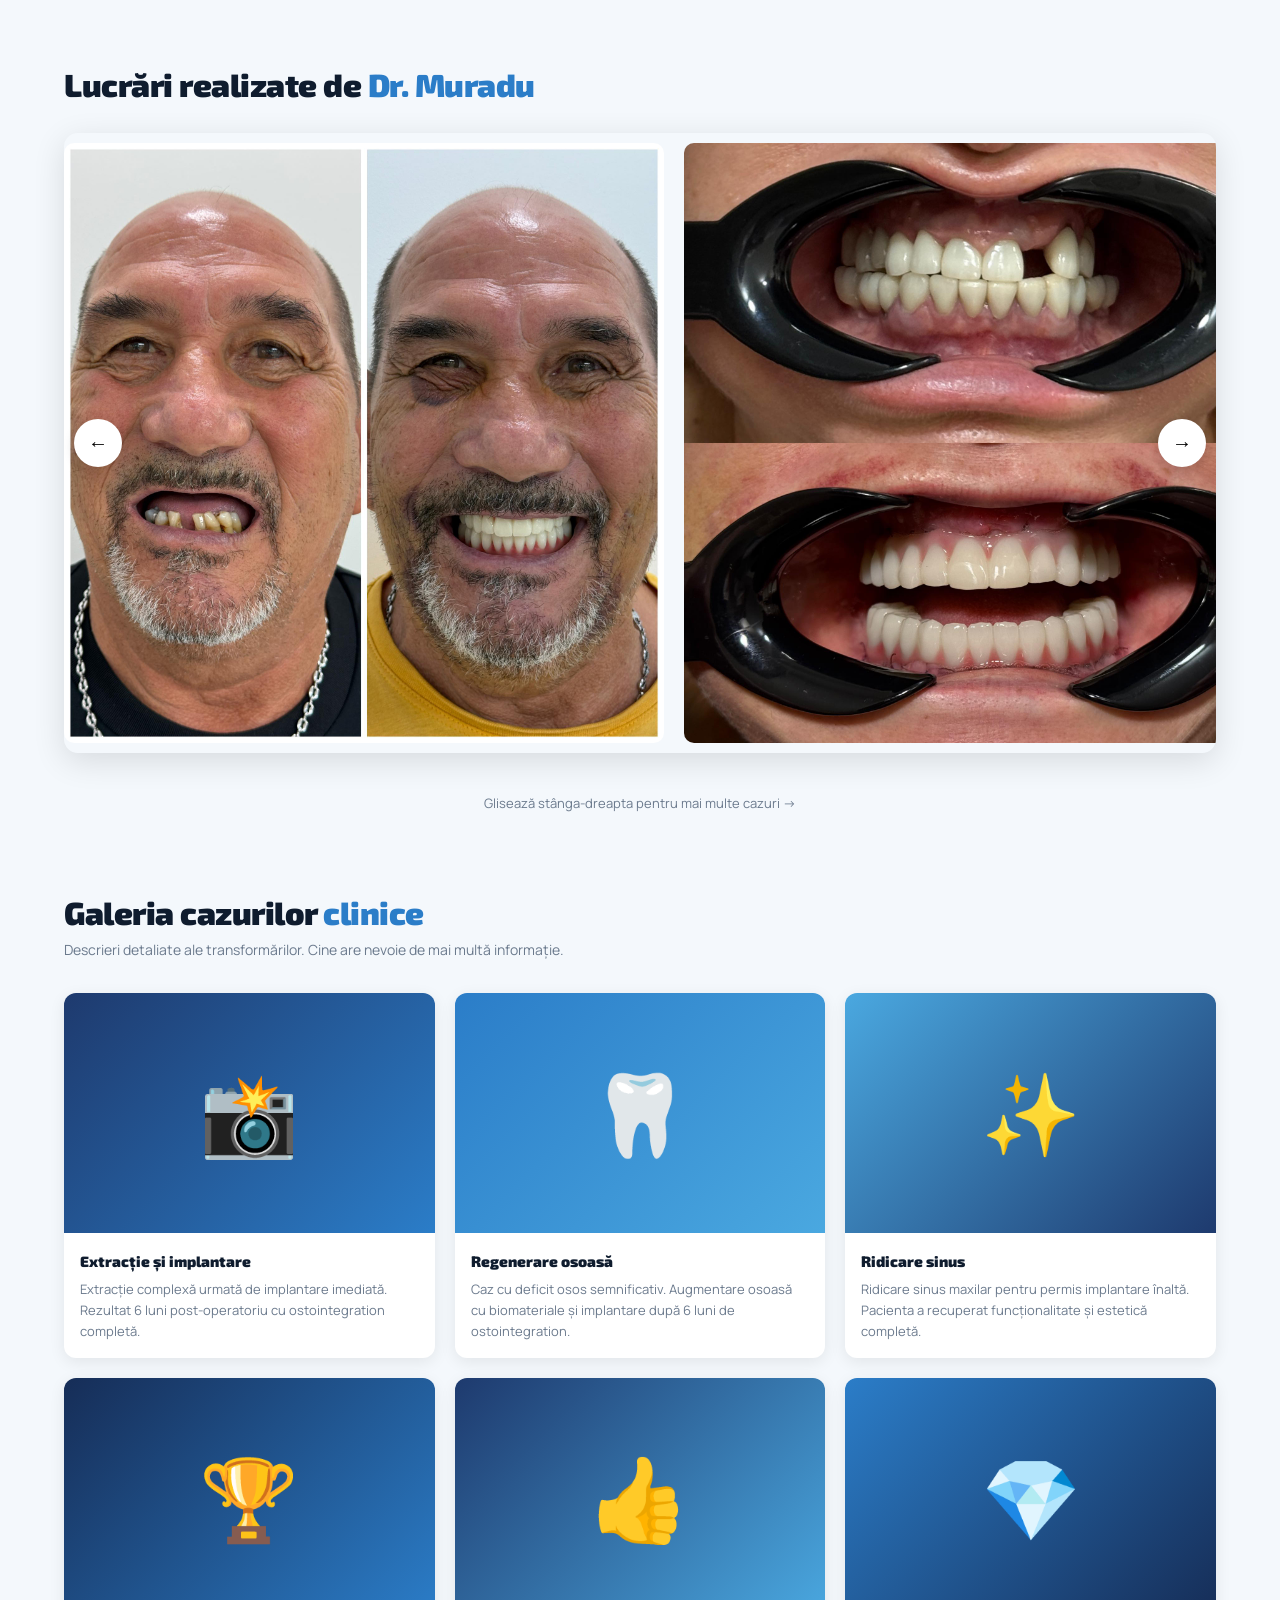
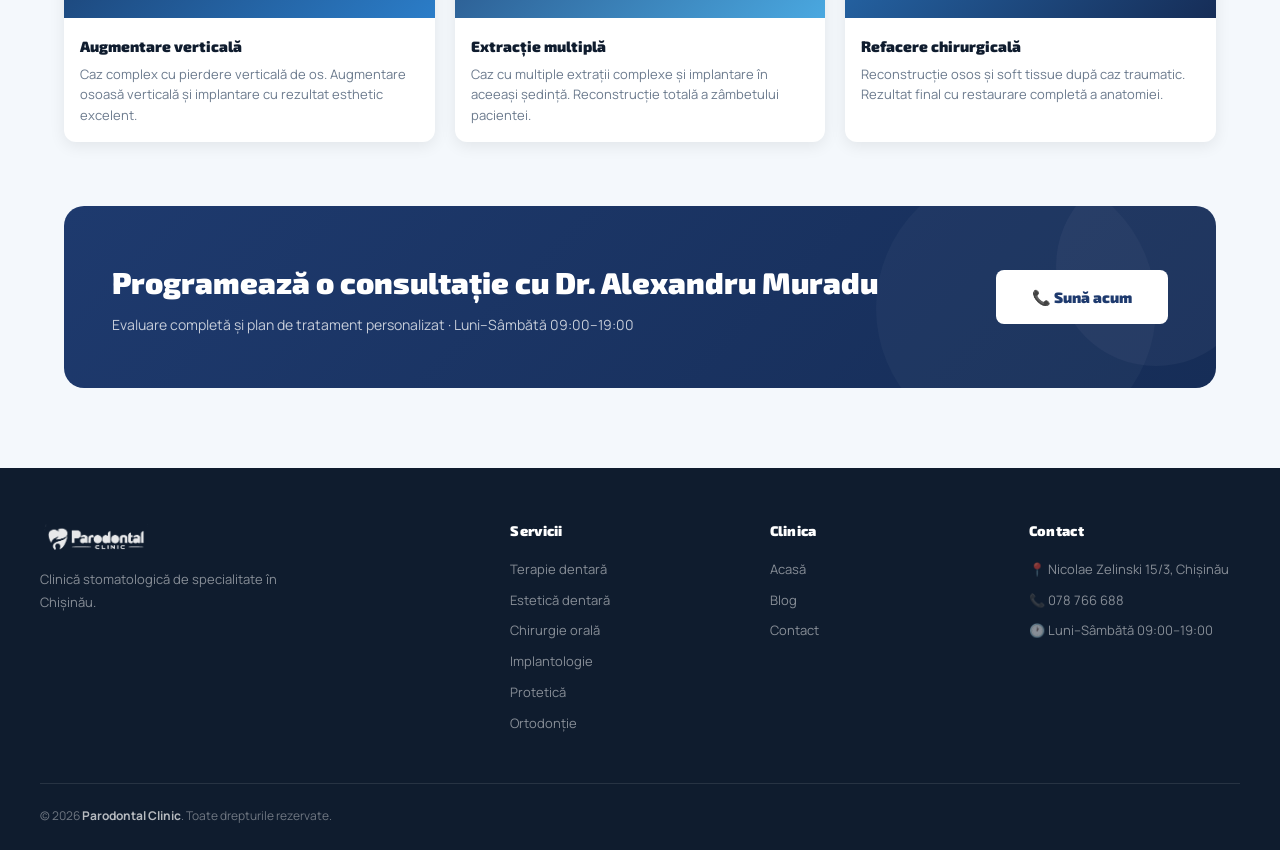
<file: chirurgie.html>
<!DOCTYPE html>
<html lang="ro">
<head>
<meta charset="UTF-8">
<meta name="viewport" content="width=device-width, initial-scale=1.0">
<meta name="theme-color" content="#1E3A6E">
<title>Chirurgie Orală — Parodontal Clinic</title>
<link rel="preconnect" href="https://fonts.googleapis.com">
<link href="https://fonts.googleapis.com/css2?family=Exo+2:wght@700;900&family=Manrope:wght@400;500;600;700&display=swap" rel="stylesheet">
<link rel="stylesheet" href="style.css">
<meta name="description" content="Chirurgie orală minim invazivă la Parodontal Clinic Chișinău. Extracții, regenerare osoasă, ridicare de sinus cu Dr. Alexandru Muradu — 18+ ani experiență. Consultație gratuită.">
<link rel="canonical" href="https://parodontalclinic.vercel.app/chirurgie.html">
<meta property="og:type" content="website">
<meta property="og:title" content="Chirurgie Orală — Parodontal Clinic Chișinău">
<meta property="og:description" content="Chirurgie orală minim invazivă în Chișinău. Extracții, regenerare osoasă cu Dr. Alexandru Muradu — 18+ ani experiență. Consultație gratuită.">
<meta property="og:url" content="https://parodontalclinic.vercel.app/chirurgie.html">
<meta property="og:site_name" content="Parodontal Clinic">
<meta property="og:locale" content="ro_RO">
<meta name="twitter:card" content="summary_large_image">
<meta name="twitter:title" content="Chirurgie Orală — Parodontal Clinic Chișinău">
<meta name="twitter:description" content="Chirurgie orală minim invazivă în Chișinău. Extracții, regenerare osoasă. Consultație gratuită.">
<meta name="twitter:image" content="https://parodontalclinic.vercel.app/logo.png">
<meta property="og:image" content="https://parodontalclinic.vercel.app/logo.png">
<meta property="og:image:width" content="800">
<meta property="og:image:height" content="800">
<link rel="icon" type="image/png" href="/logo.png">
<link rel="apple-touch-icon" href="/logo.png">
<meta name="geo.region" content="MD-CU">
<meta name="geo.placename" content="Chișinău, Moldova">
<meta name="geo.position" content="47.0105;28.8638">
<meta name="ICBM" content="47.0105, 28.8638">
<script type="application/ld+json">
{
  "@context": "https://schema.org",
  "@type": "MedicalProcedure",
  "name": "Chirurgie Orală",
  "description": "Extracții dentare, regenerare osoasă, ridicare de sinus, chirurgie parodontală minim invazivă în Chișinău.",
  "procedureType": "Surgical",
  "provider": {
    "@type": "Dentist",
    "name": "Parodontal Clinic",
    "url": "https://parodontalclinic.vercel.app/",
    "telephone": "+37307876688",
    "address": {
      "@type": "PostalAddress",
      "streetAddress": "Nicolae Zelinski 15/3",
      "addressLocality": "Chișinău",
      "addressCountry": "MD"
    }
  }
}
</script>
</head>
<body>
<header class="hdr">
  <div class="hdr-inner">
    <a href="index.html" class="logo">
      <img src="logo.png" alt="Parodontal Clinic" onerror="this.style.display='none';this.nextElementSibling.style.display='block'">
      <span class="logo-text" style="display:none">Parodontal <em>Clinic</em></span>
    </a>
    <nav class="nav">
      <a href="index.html">Acasă</a><a href="terapie.html">Terapie</a><a href="estetica.html">Estetică</a>
      <a href="chirurgie.html" class="active">Chirurgie</a>
      <a href="implantologie.html">Implantologie</a><a href="protetica.html">Protetică</a><a href="ortodontie.html">Ortodonție</a><a href="blog.html">Blog</a>
    </nav>
    <a href="tel:+37307876688" class="hdr-phone">📞 Programare</a>
    <button class="hamburger" id="hamburger"><span></span><span></span><span></span></button>
  </div>
</header>
<div class="mobile-nav" id="mobileNav">
  <a href="index.html">🏠 Acasă</a><a href="terapie.html">🦷 Terapie</a><a href="estetica.html">✨ Estetică</a>
  <a href="chirurgie.html" class="active">🔬 Chirurgie</a>
  <a href="implantologie.html">🏥 Implantologie</a><a href="protetica.html">👑 Protetică</a><a href="ortodontie.html">😬 Ortodonție</a><a href="blog.html">📝 Blog</a>
  <a href="tel:+37307876688" class="mob-phone">📞 Sună acum</a>
</div>

<div class="page-hero">
  <div class="page-hero-inner">
    <div class="breadcrumb"><a href="index.html">Acasă</a> / <span>Chirurgie orală</span></div>
    <h1>Chirurgie <em>orală</em></h1>
    <p>Intervenții chirurgicale orale minim invazive, cu anestezie locală modernă și recuperare rapidă.</p>
  </div>
</div>

<div class="page">

  <!-- INTRO SECTION -->
  <div class="photo-section anim" style="margin-bottom:64px">
    <div class="photo-wrap">
      <img src="img-chirurgie.jpg" alt="Chirurgie Orală Parodontal Clinic" loading="lazy" onerror="this.parentElement.style.background='linear-gradient(135deg,#1E3A6E,#2B7DC8)';this.style.display='none'">
    </div>
    <div class="photo-content">
      <h2>Ce este <em>chirurgia orală?</em></h2>
      <p>Chirurgia orală cuprinde totalitatea intervențiilor chirurgicale în cavitatea bucală și țesuturile adiacente. De la extracții simple la proceduri complexe de regenerare osoasă și ridicare de sinus.</p>
      <p>La Parodontal Clinic, chirurgia orală este realizată de medici cu experiență vastă, într-un mediu steril și controlat medical. Folosim cele mai moderne tehnici chirurgicale și anestezice pentru a asigura confort și rezultate optime.</p>
      <ul style="list-style:none;margin-bottom:20px">
        <li style="padding:6px 0;font-size:14px;color:#2D3F55;display:flex;gap:10px"><span style="color:#2B7DC8;font-weight:900">✓</span> Extracții nedureroase cu anestezie modernă</li>
        <li style="padding:6px 0;font-size:14px;color:#2D3F55;display:flex;gap:10px"><span style="color:#2B7DC8;font-weight:900">✓</span> Regenerare osoasă și proceduri avansate</li>
        <li style="padding:6px 0;font-size:14px;color:#2D3F55;display:flex;gap:10px"><span style="color:#2B7DC8;font-weight:900">✓</span> Control infecțiilor post-operatorii</li>
        <li style="padding:6px 0;font-size:14px;color:#2D3F55;display:flex;gap:10px"><span style="color:#2B7DC8;font-weight:900">✓</span> Recuperare rapidă și dureri minime</li>
      </ul>
      <a href="tel:+37307876688" class="btn-primary">📞 Programează consultație</a>
    </div>
  </div>

  <!-- DOCTOR SECTION - Alexandru Muradu -->
  <div class="doctor-section anim" style="margin-bottom:64px;background:#fff;border-radius:14px;padding:40px;border:1px solid #D6E4F0">
    <div style="display:grid;grid-template-columns:320px 1fr;gap:40px;align-items:center">
      <div>
        <img src="dr-muradu.jpg" alt="Dr. Alexandru Muradu" loading="lazy" style="width:100%;border-radius:12px;object-fit:cover;height:400px;box-shadow:0 8px 32px rgba(30,58,110,0.15)" onerror="this.parentElement.style.background='linear-gradient(135deg,#1E3A6E,#2B7DC8)';this.style.display='none'">
      </div>
      <div>
        <div style="font-family:'Exo 2',sans-serif;font-size:12px;font-weight:900;color:#2B7DC8;letter-spacing:1px;text-transform:uppercase;margin-bottom:8px">Chirurgul Principal</div>
        <h2 style="font-family:'Exo 2',sans-serif;font-size:32px;font-weight:900;color:#0F1C2E;margin-bottom:16px;line-height:1.2">Dr. Alexandru <em style="font-style:normal;color:#2B7DC8">Muradu</em></h2>
        <p style="font-size:14px;color:#6B7A8D;margin-bottom:20px;line-height:1.8">
          Dr. Alexandru Muradu este o autoritate în chirurgia orală, cu peste 18 ani de experiență în domeniu. Specialist în extracții complexe, implantologie și proceduri de regenerare osoasă.
        </p>
        <p style="font-size:14px;color:#6B7A8D;margin-bottom:24px;line-height:1.8">
          Absolvent al Universității de Medicină și Farmacie din Chișinău, cu certificări internaționale în chirurgia parodontală și regenerativă. Dr. Muradu este cunoscut pentru abordarea minimaliste și rezultatele excepționale.
        </p>
        <div style="display:flex;flex-direction:column;gap:12px;margin-bottom:24px">
          <div style="display:flex;gap:12px;align-items:center">
            <span style="font-size:20px">🎓</span>
            <span style="font-size:13px;color:#2D3F55"><strong>Certificare:</strong> Chirurgie Orală și Implantologie Avansată</span>
          </div>
          <div style="display:flex;gap:12px;align-items:center">
            <span style="font-size:20px">👥</span>
            <span style="font-size:13px;color:#2D3F55"><strong>Experiență:</strong> +18 ani în chirurgia orală</span>
          </div>
          <div style="display:flex;gap:12px;align-items:center">
            <span style="font-size:20px">🏆</span>
            <span style="font-size:13px;color:#2D3F55"><strong>Specialitate:</strong> Extracții complexe și regenerare osoasă</span>
          </div>
        </div>
        <a href="tel:+37307876688" class="btn-primary">📞 Programare cu Dr. Muradu</a>
      </div>
    </div>
  </div>

  <!-- FORM + INFO SECTION -->
  <div style="display:grid;grid-template-columns:1fr 1fr;gap:32px;margin-bottom:64px;align-items:start" class="anim chirurgie-form-grid">
    <div>
      <h2 class="stitle" style="margin-bottom:8px">Programare <em>rapidă</em></h2>
      <p style="font-size:14px;color:#6B7A8D;margin-bottom:24px;line-height:1.7">Completează formularul și te contactăm în cel mai scurt timp pentru a stabili o consultație și plan de tratament personal.</p>
      <form id="chirurgieForm" style="background:#fff;border:1px solid #D6E4F0;border-radius:14px;padding:28px">
        <div style="display:grid;grid-template-columns:1fr 1fr;gap:12px;margin-bottom:16px">
          <div class="form-group" style="margin:0">
            <label>Nume *</label>
            <input type="text" placeholder="Ion Popescu" required>
          </div>
          <div class="form-group" style="margin:0">
            <label>Telefon *</label>
            <input type="tel" placeholder="078 XXX XXX" required>
          </div>
        </div>
        <div class="form-group">
          <label>Serviciu dorit</label>
          <select>
            <option value="">— Selectează —</option>
            <option>Extracție simplă</option>
            <option>Extracție complexă</option>
            <option>Regenerare osoasă</option>
            <option>Ridicare de sinus</option>
            <option>Augmentare osoasă</option>
            <option>Consultație gratuită</option>
          </select>
        </div>
        <div class="form-group">
          <label>Mesaj (opțional)</label>
          <textarea placeholder="Descrie problema ta..." style="min-height:80px"></textarea>
        </div>
        <button type="submit" class="form-submit" onclick="this.textContent='Se trimite...';this.disabled=true;setTimeout(()=>{this.closest('form').innerHTML='<div style=text-align:center;padding:20px><div style=font-size:40px>✅</div><h3 style=font-family:Exo 2,sans-serif;margin:10px 0>Mulțumim!</h3><p style=color:#6B7A8D>Te contactăm în curând.</p></div>'},1200);return false">Trimite cererea →</button>
      </form>
    </div>
    <div>
      <h2 class="stitle" style="margin-bottom:20px">De ce să alegi <em>chirurgia</em> la noi?</h2>
      <div style="display:flex;flex-direction:column;gap:16px">
        <div style="background:#fff;border:1px solid #D6E4F0;border-radius:12px;padding:18px;display:flex;gap:14px;align-items:flex-start">
          <span style="font-size:28px">🏥</span>
          <div>
            <div style="font-family:'Exo 2',sans-serif;font-weight:900;font-size:15px;color:#0F1C2E;margin-bottom:4px">Cabinet steril și modern</div>
            <div style="font-size:13px;color:#6B7A8D;line-height:1.6">Mediu controlat cu protocoale stricte de sterilizare și igienă chirurgicală.</div>
          </div>
        </div>
        <div style="background:#fff;border:1px solid #D6E4F0;border-radius:12px;padding:18px;display:flex;gap:14px;align-items:flex-start">
          <span style="font-size:28px">💪</span>
          <div>
            <div style="font-family:'Exo 2',sans-serif;font-weight:900;font-size:15px;color:#0F1C2E;margin-bottom:4px">Chirurgi cu experiență</div>
            <div style="font-size:13px;color:#6B7A8D;line-height:1.6">Dr. Alexandru Muradu și echipa sa au zeci de ani de experiență în chirurgie orală.</div>
          </div>
        </div>
        <div style="background:#fff;border:1px solid #D6E4F0;border-radius:12px;padding:18px;display:flex;gap:14px;align-items:flex-start">
          <span style="font-size:28px">🩹</span>
          <div>
            <div style="font-family:'Exo 2',sans-serif;font-weight:900;font-size:15px;color:#0F1C2E;margin-bottom:4px">Recuperare rapidă</div>
            <div style="font-size:13px;color:#6B7A8D;line-height:1.6">Tehnici minim invazive care reduc traumatismul și asigură cicatrizare rapidă.</div>
          </div>
        </div>
        <div style="background:#fff;border:1px solid #D6E4F0;border-radius:12px;padding:18px;display:flex;gap:14px;align-items:flex-start">
          <span style="font-size:28px">📊</span>
          <div>
            <div style="font-family:'Exo 2',sans-serif;font-weight:900;font-size:15px;color:#0F1C2E;margin-bottom:4px">Planificare detaliată</div>
            <div style="font-size:13px;color:#6B7A8D;line-height:1.6">Consultație și imagistică completă înainte de orice intervenție chirurgicală.</div>
          </div>
        </div>
      </div>
    </div>
  </div>

  <!-- SERVICES SECTION -->
  <h2 class="stitle anim" style="margin-bottom:8px">Serviciile noastre de <em>chirurgie</em></h2>
  <p style="font-size:14px;color:#6B7A8D;margin-bottom:32px" class="anim">Proceduri chirurgicale complete cu rezultate optime și recuperare rapidă.</p>

  <div class="treatment-grid">
    <div class="treatment-card anim">
      <div class="treatment-top"><div class="t-icon">🔪</div><div class="t-name">Extracție simplă</div></div>
      <div class="treatment-body">
        <p>Extracția dinților cu probleme minore în condiții controlate. Procedură nedureroasă cu anestezie modernă și cicatrizare optimă.</p>
        <div class="treatment-price">de la 400 lei</div>
      </div>
    </div>
    <div class="treatment-card anim">
      <div class="treatment-top"><div class="t-icon">⚙️</div><div class="t-name">Extracție complexă</div></div>
      <div class="treatment-body">
        <p>Extracția dinților incluși, impactați sau cu rădăcini complicate. Intervenție minutioasă de Dr. Alexandru Muradu cu recuperare rapidă.</p>
        <div class="treatment-price">de la 1.200 lei</div>
      </div>
    </div>
    <div class="treatment-card anim">
      <div class="treatment-top"><div class="t-icon">🧬</div><div class="t-name">Regenerare osoasă</div></div>
      <div class="treatment-body">
        <p>Augmentare osoasă pentru preparare implantare. Folosim biomateriale certificate și tehnici avansate de regenerare.</p>
        <div class="treatment-price">de la 2.500 lei</div>
      </div>
    </div>
    <div class="treatment-card anim">
      <div class="treatment-top"><div class="t-icon">🏔️</div><div class="t-name">Ridicare de sinus</div></div>
      <div class="treatment-body">
        <p>Procedură de ridicare a sinusului maxilar pentru implantare. Creează spațiu osos optim în zona sin maxilar.</p>
        <div class="treatment-price">de la 1.800 lei</div>
      </div>
    </div>
    <div class="treatment-card anim">
      <div class="treatment-top"><div class="t-icon">🦴</div><div class="t-name">Augmentare osoasă verticală</div></div>
      <div class="treatment-body">
        <p>Creșterea volumului osos în vertical pentru cazuri complexe. Utilizare de autograft și biomateriale din surse biologice.</p>
        <div class="treatment-price">de la 3.000 lei</div>
      </div>
    </div>
    <div class="treatment-card anim">
      <div class="treatment-top"><div class="t-icon">📋</div><div class="t-name">Consultație chirurgicală</div></div>
      <div class="treatment-body">
        <p>Evaluare completă, CT/CBCT, plan chirurgical detaliat. Prima consultație cu Dr. Muradu este gratuită pentru cazuri noi.</p>
        <div class="treatment-price">Gratuit</div>
      </div>
    </div>
  </div>

  <!-- CAROUSEL POZE LUCRARI -->
  <div style="margin-top:80px;margin-bottom:80px">
    <h2 class="stitle anim" style="margin-bottom:30px">Lucrări realizate de <em>Dr. Muradu</em></h2>
    
    <div style="position:relative;margin-bottom:40px">
      <div style="overflow:hidden;border-radius:14px;box-shadow:0 8px 32px rgba(0,0,0,.12)">
        <div id="scrollCarousel" style="display:flex;gap:20px;padding:10px;overflow-x:auto;scroll-behavior:smooth;scroll-snap-type:x mandatory">
          <div style="flex:0 0 100%;max-width:600px;min-height:400px;border-radius:10px;overflow:hidden;scroll-snap-align:start;background:#f0f0f0">
            <img src="implant-muradu-1.jpg" alt="Lucrare Implant 1" style="width:100%;height:100%;object-fit:cover">
          </div>
          <div style="flex:0 0 100%;max-width:600px;min-height:400px;border-radius:10px;overflow:hidden;scroll-snap-align:start;background:#f0f0f0">
            <img src="implant-muradu-2.jpg" alt="Lucrare Implant 2" style="width:100%;height:100%;object-fit:cover">
          </div>
          <div style="flex:0 0 100%;max-width:600px;min-height:400px;border-radius:10px;overflow:hidden;scroll-snap-align:start;background:#f0f0f0">
            <img src="chirurgie-cazuri-1.jpg" alt="Lucrare Chirurgie 1" style="width:100%;height:100%;object-fit:cover">
          </div>
          <div style="flex:0 0 100%;max-width:600px;min-height:400px;border-radius:10px;overflow:hidden;scroll-snap-align:start;background:#f0f0f0">
            <img src="chirurgie-cazuri-2.jpg" alt="Lucrare Chirurgie 2" style="width:100%;height:100%;object-fit:cover">
          </div>
        </div>
      </div>
      
      <button style="position:absolute;left:10px;top:50%;transform:translateY(-50%);z-index:10;background:#fff;border:none;width:48px;height:48px;border-radius:50%;display:flex;align-items:center;justify-content:center;cursor:pointer;box-shadow:0 4px 12px rgba(0,0,0,.15);transition:all .2s;font-size:20px" onclick="document.getElementById('scrollCarousel').scrollBy({left:-600,behavior:'smooth'})" onmouseover="this.background='#f0f0f0'" onmouseout="this.background='#fff'">
        ←
      </button>
      <button style="position:absolute;right:10px;top:50%;transform:translateY(-50%);z-index:10;background:#fff;border:none;width:48px;height:48px;border-radius:50%;display:flex;align-items:center;justify-content:center;cursor:pointer;box-shadow:0 4px 12px rgba(0,0,0,.15);transition:all .2s;font-size:20px" onclick="document.getElementById('scrollCarousel').scrollBy({left:600,behavior:'smooth'})" onmouseover="this.background='#f0f0f0'" onmouseout="this.background='#fff'">
        →
      </button>
    </div>

    <p style="text-align:center;font-size:13px;color:#6B7A8D;margin-bottom:60px">Glisează stânga-dreapta pentru mai multe cazuri →</p>
  </div>

  <!-- GALLERY SECTION - CAZURI CLINICE -->
  <div style="margin-top:80px;margin-bottom:64px">
    <h2 class="stitle anim" style="margin-bottom:8px">Galeria cazurilor <em>clinice</em></h2>
    <p style="font-size:14px;color:#6B7A8D;margin-bottom:32px" class="anim">Descrieri detaliate ale transformărilor. Cine are nevoie de mai multă informație.</p>
    
    <div style="display:grid;grid-template-columns:repeat(auto-fit,minmax(280px,1fr));gap:20px">
      <div class="gallery-item anim" style="background:#fff;border-radius:12px;overflow:hidden;box-shadow:0 4px 16px rgba(0,0,0,.08);cursor:pointer;transition:transform .3s">
        <div style="width:100%;height:240px;background:linear-gradient(135deg,#1E3A6E,#2B7DC8);display:flex;align-items:center;justify-content:center;color:#fff;font-size:80px">
          📸
        </div>
        <div style="padding:16px">
          <h4 style="font-family:'Exo 2',sans-serif;font-weight:900;margin-bottom:6px;color:#0F1C2E">Extracție și implantare</h4>
          <p style="font-size:13px;color:#6B7A8D;line-height:1.6">Extracție complexă urmată de implantare imediată. Rezultat 6 luni post-operatoriu cu ostointegration completă.</p>
        </div>
      </div>

      <div class="gallery-item anim" style="background:#fff;border-radius:12px;overflow:hidden;box-shadow:0 4px 16px rgba(0,0,0,.08);cursor:pointer;transition:transform .3s">
        <div style="width:100%;height:240px;background:linear-gradient(135deg,#2B7DC8,#4AA8E0);display:flex;align-items:center;justify-content:center;color:#fff;font-size:80px">
          🦷
        </div>
        <div style="padding:16px">
          <h4 style="font-family:'Exo 2',sans-serif;font-weight:900;margin-bottom:6px;color:#0F1C2E">Regenerare osoasă</h4>
          <p style="font-size:13px;color:#6B7A8D;line-height:1.6">Caz cu deficit osos semnificativ. Augmentare osoasă cu biomateriale și implantare după 6 luni de ostointegration.</p>
        </div>
      </div>

      <div class="gallery-item anim" style="background:#fff;border-radius:12px;overflow:hidden;box-shadow:0 4px 16px rgba(0,0,0,.08);cursor:pointer;transition:transform .3s">
        <div style="width:100%;height:240px;background:linear-gradient(135deg,#4AA8E0,#1E3A6E);display:flex;align-items:center;justify-content:center;color:#fff;font-size:80px">
          ✨
        </div>
        <div style="padding:16px">
          <h4 style="font-family:'Exo 2',sans-serif;font-weight:900;margin-bottom:6px;color:#0F1C2E">Ridicare sinus</h4>
          <p style="font-size:13px;color:#6B7A8D;line-height:1.6">Ridicare sinus maxilar pentru permis implantare înaltă. Pacienta a recuperat funcționalitate și estetică completă.</p>
        </div>
      </div>

      <div class="gallery-item anim" style="background:#fff;border-radius:12px;overflow:hidden;box-shadow:0 4px 16px rgba(0,0,0,.08);cursor:pointer;transition:transform .3s">
        <div style="width:100%;height:240px;background:linear-gradient(135deg,#162d57,#2B7DC8);display:flex;align-items:center;justify-content:center;color:#fff;font-size:80px">
          🏆
        </div>
        <div style="padding:16px">
          <h4 style="font-family:'Exo 2',sans-serif;font-weight:900;margin-bottom:6px;color:#0F1C2E">Augmentare verticală</h4>
          <p style="font-size:13px;color:#6B7A8D;line-height:1.6">Caz complex cu pierdere verticală de os. Augmentare osoasă verticală și implantare cu rezultat esthetic excelent.</p>
        </div>
      </div>

      <div class="gallery-item anim" style="background:#fff;border-radius:12px;overflow:hidden;box-shadow:0 4px 16px rgba(0,0,0,.08);cursor:pointer;transition:transform .3s">
        <div style="width:100%;height:240px;background:linear-gradient(135deg,#1E3A6E,#4AA8E0);display:flex;align-items:center;justify-content:center;color:#fff;font-size:80px">
          👍
        </div>
        <div style="padding:16px">
          <h4 style="font-family:'Exo 2',sans-serif;font-weight:900;margin-bottom:6px;color:#0F1C2E">Extracție multiplă</h4>
          <p style="font-size:13px;color:#6B7A8D;line-height:1.6">Caz cu multiple extrații complexe și implantare în aceeași ședință. Reconstrucție totală a zâmbetului pacientei.</p>
        </div>
      </div>

      <div class="gallery-item anim" style="background:#fff;border-radius:12px;overflow:hidden;box-shadow:0 4px 16px rgba(0,0,0,.08);cursor:pointer;transition:transform .3s">
        <div style="width:100%;height:240px;background:linear-gradient(135deg,#2B7DC8,#162d57);display:flex;align-items:center;justify-content:center;color:#fff;font-size:80px">
          💎
        </div>
        <div style="padding:16px">
          <h4 style="font-family:'Exo 2',sans-serif;font-weight:900;margin-bottom:6px;color:#0F1C2E">Refacere chirurgicală</h4>
          <p style="font-size:13px;color:#6B7A8D;line-height:1.6">Reconstrucție osos și soft tissue după caz traumatic. Rezultat final cu restaurare completă a anatomiei.</p>
        </div>
      </div>
    </div>
  </div>

  <div class="cta-banner anim">
    <div class="cta-text">
      <h2>Programează o consultație cu Dr. Alexandru Muradu</h2>
      <p>Evaluare completă și plan de tratament personalizat · Luni–Sâmbătă 09:00–19:00</p>
    </div>
    <a href="tel:+37307876688" class="btn-white">📞 Sună acum</a>
  </div>
</div>

<footer>
  <div class="footer-inner">
    <div class="footer-grid">
      <div class="footer-brand"><div class="footer-logo"><img src="logo.png" alt="Parodontal Clinic" onerror="this.style.display='none';this.nextElementSibling.style.display='block'"><span class="footer-logo-text" style="display:none">Parodontal Clinic</span></div><p>Clinică stomatologică de specialitate în Chișinău.</p></div>
      <div class="footer-col"><h4>Servicii</h4><a href="terapie.html">Terapie dentară</a><a href="estetica.html">Estetică dentară</a><a href="chirurgie.html">Chirurgie orală</a><a href="implantologie.html">Implantologie</a><a href="protetica.html">Protetică</a><a href="ortodontie.html">Ortodonție</a></div>
      <div class="footer-col"><h4>Clinica</h4><a href="index.html">Acasă</a><a href="blog.html">Blog</a><a href="#">Contact</a></div>
      <div class="footer-col"><h4>Contact</h4><p>📍 Nicolae Zelinski 15/3, Chișinău</p><p>📞 078 766 688</p><p>🕐 Luni–Sâmbătă 09:00–19:00</p></div>
    </div>
    <div class="footer-bottom"><span>© 2026 <strong>Parodontal Clinic</strong>. Toate drepturile rezervate.</span></div>
  </div>
</footer>

<!-- FLOATING BOOK BUTTON -->
<button class="book-float" id="bookBtn">📅 Programează-te</button>

<!-- BOOKING MODAL -->
<div class="modal" id="bookModal">
  <div class="modal-overlay" id="bookOverlay"></div>
  <div class="modal-box">
    <button class="modal-close" id="bookClose">✕</button>
    <div class="modal-title">Programare online</div>
    <div class="modal-sub">Completează formularul și te contactăm în cel mai scurt timp.</div>
    <form id="bookForm">
      <div class="form-row">
        <div class="form-group">
          <label>Nume *</label>
          <input type="text" placeholder="Ion Popescu" required>
        </div>
        <div class="form-group">
          <label>Telefon *</label>
          <input type="tel" placeholder="+373 6XX XXX XXX" required>
        </div>
      </div>
      <div class="form-group">
        <label>Serviciu dorit</label>
        <select>
          <option value="">— Selectează serviciul —</option>
          <option>Consultație gratuită</option>
          <option>Terapie dentară</option>
          <option>Estetică dentară / Albire</option>
          <option>Chirurgie orală</option>
          <option>Implantologie</option>
          <option>Protetică dentară</option>
          <option>Ortodonție</option>
          <option>Igienă profesională</option>
          <option>Altul</option>
        </select>
      </div>
      <div class="form-group">
        <label>Data preferată</label>
        <input type="date">
      </div>
      <div class="form-group">
        <label>Mesaj (opțional)</label>
        <textarea placeholder="Descrie pe scurt problema sau întrebarea ta..."></textarea>
      </div>
      <button type="submit" class="form-submit">Trimite cererea →</button>
    </form>
  </div>
</div>

<script src="app.js"></script>
</body>
</html>
</file>
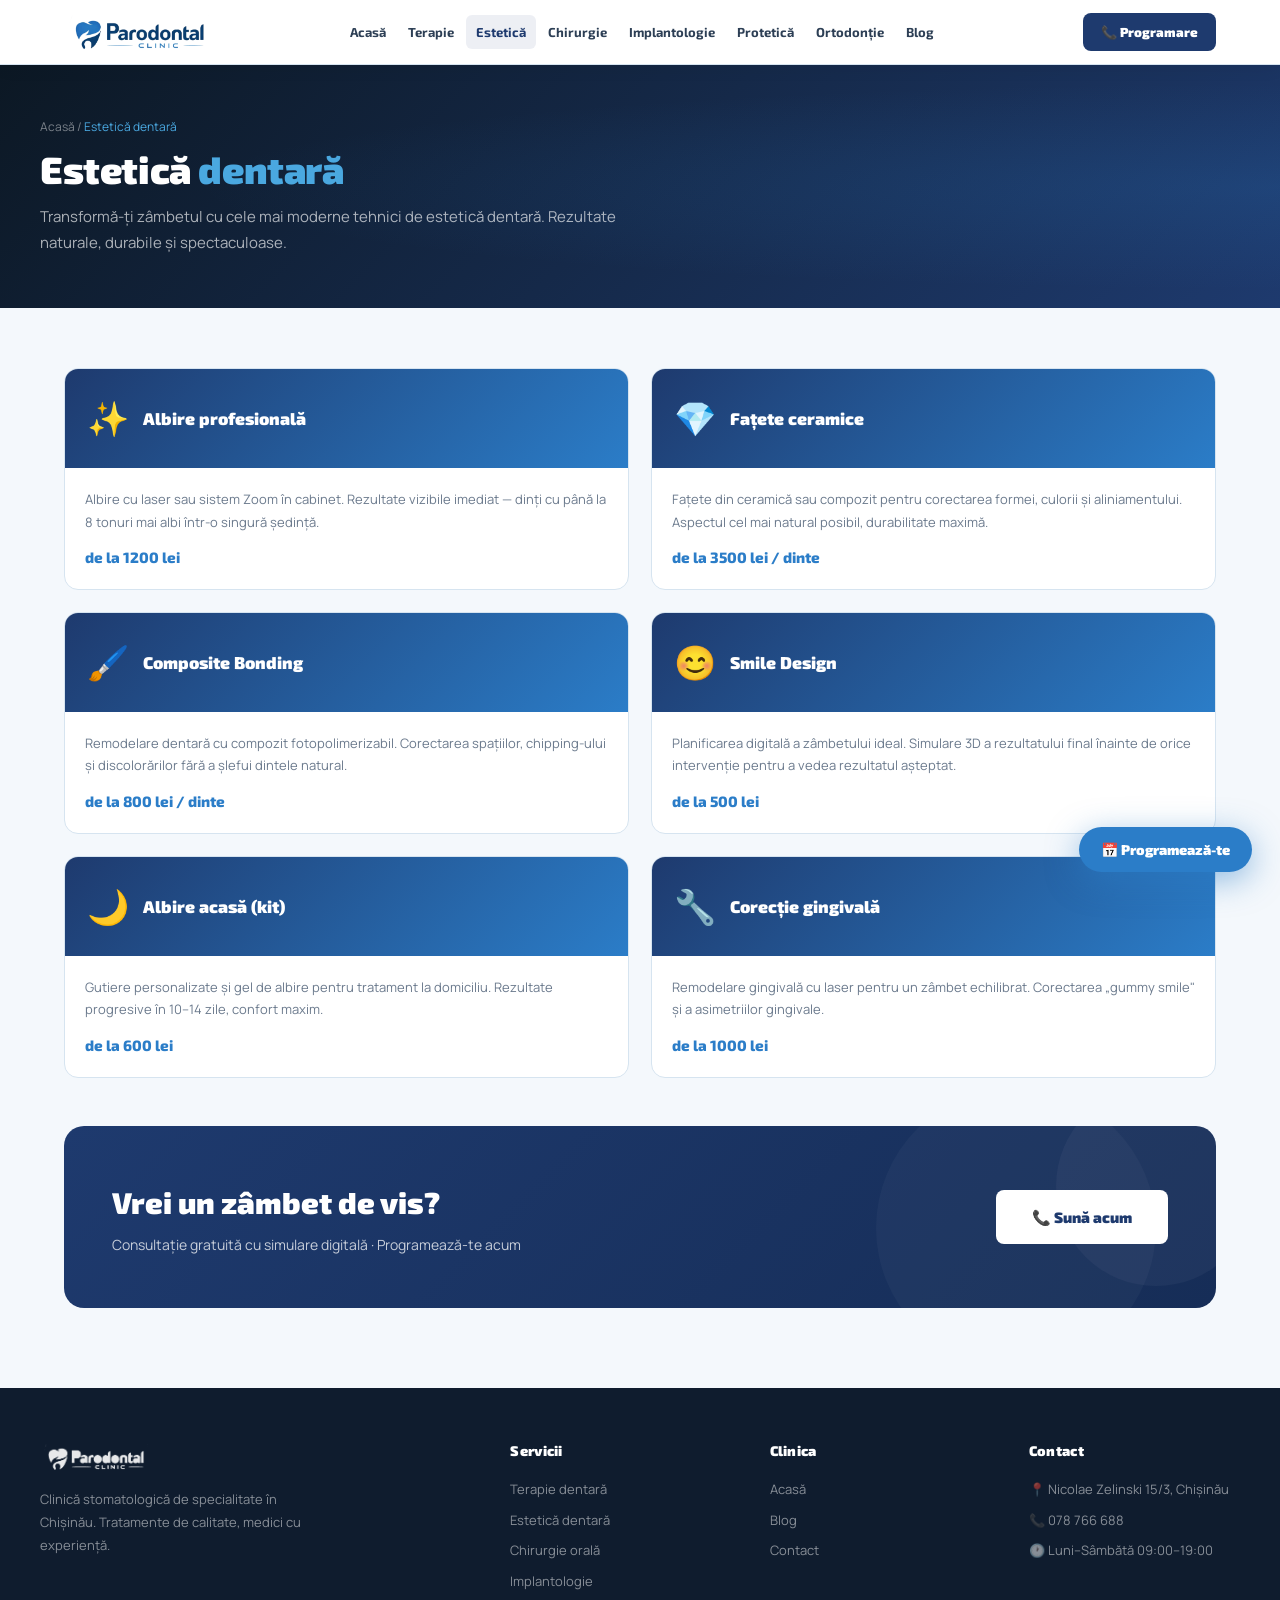
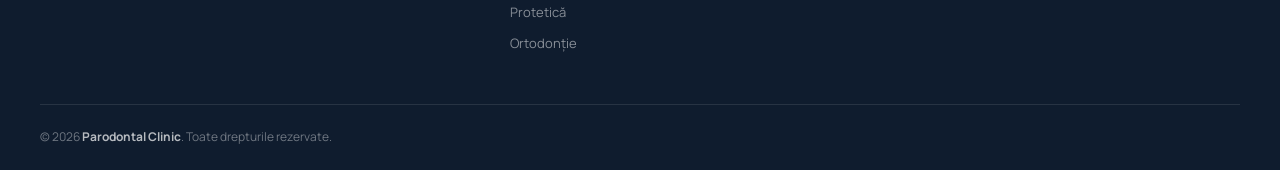
<file: estetica.html>
<!DOCTYPE html>
<html lang="ro">
<head>
<meta charset="UTF-8">
<meta name="viewport" content="width=device-width, initial-scale=1.0">
<meta name="theme-color" content="#1E3A6E">
<title>Estetică Dentară — Parodontal Clinic</title>
<link rel="preconnect" href="https://fonts.googleapis.com">
<link href="https://fonts.googleapis.com/css2?family=Exo+2:wght@700;900&family=Manrope:wght@400;500;600;700&display=swap" rel="stylesheet">
<link rel="stylesheet" href="style.css">
<meta name="description" content="Estetică dentară profesională în Chișinău. Albire, fațete ceramice, composite bonding la Parodontal Clinic. Transformă-ți zâmbetul cu experți certificați. Consultație gratuită.">
<link rel="canonical" href="https://parodontalclinic.vercel.app/estetica.html">
<meta property="og:type" content="website">
<meta property="og:title" content="Estetică Dentară — Parodontal Clinic Chișinău">
<meta property="og:description" content="Estetică dentară profesională în Chișinău. Albire, fațete ceramice, composite bonding. Transformă-ți zâmbetul cu experți. Consultație gratuită.">
<meta property="og:url" content="https://parodontalclinic.vercel.app/estetica.html">
<meta property="og:site_name" content="Parodontal Clinic">
<meta property="og:locale" content="ro_RO">
<meta name="twitter:card" content="summary_large_image">
<meta name="twitter:title" content="Estetică Dentară — Parodontal Clinic Chișinău">
<meta name="twitter:description" content="Estetică dentară în Chișinău. Albire, fațete ceramice, composite bonding. Consultație gratuită.">
<meta name="twitter:image" content="https://parodontalclinic.vercel.app/logo.png">
<meta property="og:image" content="https://parodontalclinic.vercel.app/logo.png">
<meta property="og:image:width" content="800">
<meta property="og:image:height" content="800">
<link rel="icon" type="image/png" href="/logo.png">
<link rel="apple-touch-icon" href="/logo.png">
<meta name="geo.region" content="MD-CU">
<meta name="geo.placename" content="Chișinău, Moldova">
<meta name="geo.position" content="47.0105;28.8638">
<meta name="ICBM" content="47.0105, 28.8638">
<script type="application/ld+json">
{
  "@context": "https://schema.org",
  "@type": "MedicalProcedure",
  "name": "Estetică Dentară",
  "description": "Albire profesională, fațete ceramice, composite bonding pentru un zâmbet perfect la Parodontal Clinic Chișinău.",
  "procedureType": "Therapeutic",
  "provider": {
    "@type": "Dentist",
    "name": "Parodontal Clinic",
    "url": "https://parodontalclinic.vercel.app/",
    "telephone": "+37307876688",
    "address": {
      "@type": "PostalAddress",
      "streetAddress": "Nicolae Zelinski 15/3",
      "addressLocality": "Chișinău",
      "addressCountry": "MD"
    }
  }
}
</script>
</head>
<body>
<header class="hdr">
  <div class="hdr-inner">
    <a href="index.html" class="logo">
      <img src="logo.png" alt="Parodontal Clinic" onerror="this.style.display='none';this.nextElementSibling.style.display='block'">
      <span class="logo-text" style="display:none">Parodontal <em>Clinic</em></span>
    </a>
    <nav class="nav">
      <a href="index.html">Acasă</a>
      <a href="terapie.html">Terapie</a>
      <a href="estetica.html" class="active">Estetică</a>
      <a href="chirurgie.html">Chirurgie</a>
      <a href="implantologie.html">Implantologie</a>
      <a href="protetica.html">Protetică</a>
      <a href="ortodontie.html">Ortodonție</a>
      <a href="blog.html">Blog</a>
    </nav>
    <a href="tel:+37307876688" class="hdr-phone">📞 Programare</a>
    <button class="hamburger" id="hamburger"><span></span><span></span><span></span></button>
  </div>
</header>
<div class="mobile-nav" id="mobileNav">
  <a href="index.html">🏠 Acasă</a>
  <a href="terapie.html">🦷 Terapie</a>
  <a href="estetica.html" class="active">✨ Estetică</a>
  <a href="chirurgie.html">🔬 Chirurgie</a>
  <a href="implantologie.html">🏥 Implantologie</a>
  <a href="protetica.html">👑 Protetică</a>
  <a href="ortodontie.html">😬 Ortodonție</a>
  <a href="blog.html">📝 Blog</a>
  <a href="tel:+37307876688" class="mob-phone">📞 Sună acum</a>
</div>

<div class="page-hero">
  <div class="page-hero-inner">
    <div class="breadcrumb"><a href="index.html">Acasă</a> / <span>Estetică dentară</span></div>
    <h1>Estetică <em>dentară</em></h1>
    <p>Transformă-ți zâmbetul cu cele mai moderne tehnici de estetică dentară. Rezultate naturale, durabile și spectaculoase.</p>
  </div>
</div>

<div class="page">
  <div class="treatment-grid">
    <div class="treatment-card anim">
      <div class="treatment-top"><div class="t-icon">✨</div><div class="t-name">Albire profesională</div></div>
      <div class="treatment-body">
        <p>Albire cu laser sau sistem Zoom în cabinet. Rezultate vizibile imediat — dinți cu până la 8 tonuri mai albi într-o singură ședință.</p>
        <div class="treatment-price">de la 1200 lei</div>
      </div>
    </div>
    <div class="treatment-card anim">
      <div class="treatment-top"><div class="t-icon">💎</div><div class="t-name">Fațete ceramice</div></div>
      <div class="treatment-body">
        <p>Fațete din ceramică sau compozit pentru corectarea formei, culorii și aliniamentului. Aspectul cel mai natural posibil, durabilitate maximă.</p>
        <div class="treatment-price">de la 3500 lei / dinte</div>
      </div>
    </div>
    <div class="treatment-card anim">
      <div class="treatment-top"><div class="t-icon">🖌️</div><div class="t-name">Composite Bonding</div></div>
      <div class="treatment-body">
        <p>Remodelare dentară cu compozit fotopolimerizabil. Corectarea spațiilor, chipping-ului și discolorărilor fără a șlefui dintele natural.</p>
        <div class="treatment-price">de la 800 lei / dinte</div>
      </div>
    </div>
    <div class="treatment-card anim">
      <div class="treatment-top"><div class="t-icon">😊</div><div class="t-name">Smile Design</div></div>
      <div class="treatment-body">
        <p>Planificarea digitală a zâmbetului ideal. Simulare 3D a rezultatului final înainte de orice intervenție pentru a vedea rezultatul așteptat.</p>
        <div class="treatment-price">de la 500 lei</div>
      </div>
    </div>
    <div class="treatment-card anim">
      <div class="treatment-top"><div class="t-icon">🌙</div><div class="t-name">Albire acasă (kit)</div></div>
      <div class="treatment-body">
        <p>Gutiere personalizate și gel de albire pentru tratament la domiciliu. Rezultate progresive în 10–14 zile, confort maxim.</p>
        <div class="treatment-price">de la 600 lei</div>
      </div>
    </div>
    <div class="treatment-card anim">
      <div class="treatment-top"><div class="t-icon">🔧</div><div class="t-name">Corecție gingivală</div></div>
      <div class="treatment-body">
        <p>Remodelare gingivală cu laser pentru un zâmbet echilibrat. Corectarea „gummy smile" și a asimetriilor gingivale.</p>
        <div class="treatment-price">de la 1000 lei</div>
      </div>
    </div>
  </div>
  <div class="cta-banner anim">
    <div class="cta-text">
      <h2>Vrei un zâmbet de vis?</h2>
      <p>Consultație gratuită cu simulare digitală · Programează-te acum</p>
    </div>
    <a href="tel:+37307876688" class="btn-white">📞 Sună acum</a>
  </div>
</div>

<footer>
  <div class="footer-inner">
    <div class="footer-grid">
      <div class="footer-brand">
        <div class="footer-logo">
          <img src="logo.png" alt="Parodontal Clinic" onerror="this.style.display='none';this.nextElementSibling.style.display='block'">
          <span class="footer-logo-text" style="display:none">Parodontal Clinic</span>
        </div>
        <p>Clinică stomatologică de specialitate în Chișinău. Tratamente de calitate, medici cu experiență.</p>
      </div>
      <div class="footer-col"><h4>Servicii</h4><a href="terapie.html">Terapie dentară</a><a href="estetica.html">Estetică dentară</a><a href="chirurgie.html">Chirurgie orală</a><a href="implantologie.html">Implantologie</a><a href="protetica.html">Protetică</a><a href="ortodontie.html">Ortodonție</a></div>
      <div class="footer-col"><h4>Clinica</h4><a href="index.html">Acasă</a><a href="blog.html">Blog</a><a href="#">Contact</a></div>
      <div class="footer-col"><h4>Contact</h4><p>📍 Nicolae Zelinski 15/3, Chișinău</p><p>📞 078 766 688</p><p>🕐 Luni–Sâmbătă 09:00–19:00</p></div>
    </div>
    <div class="footer-bottom"><span>© 2026 <strong>Parodontal Clinic</strong>. Toate drepturile rezervate.</span></div>
  </div>
</footer>

<!-- FLOATING BOOK BUTTON -->
<button class="book-float" id="bookBtn">📅 Programează-te</button>

<!-- BOOKING MODAL -->
<div class="modal" id="bookModal">
  <div class="modal-overlay" id="bookOverlay"></div>
  <div class="modal-box">
    <button class="modal-close" id="bookClose">✕</button>
    <div class="modal-title">Programare online</div>
    <div class="modal-sub">Completează formularul și te contactăm în cel mai scurt timp.</div>
    <form id="bookForm">
      <div class="form-row">
        <div class="form-group">
          <label>Nume *</label>
          <input type="text" placeholder="Ion Popescu" required>
        </div>
        <div class="form-group">
          <label>Telefon *</label>
          <input type="tel" placeholder="+373 6XX XXX XXX" required>
        </div>
      </div>
      <div class="form-group">
        <label>Serviciu dorit</label>
        <select>
          <option value="">— Selectează serviciul —</option>
          <option>Consultație gratuită</option>
          <option>Terapie dentară</option>
          <option>Estetică dentară / Albire</option>
          <option>Chirurgie orală</option>
          <option>Implantologie</option>
          <option>Protetică dentară</option>
          <option>Ortodonție</option>
          <option>Igienă profesională</option>
          <option>Altul</option>
        </select>
      </div>
      <div class="form-group">
        <label>Data preferată</label>
        <input type="date">
      </div>
      <div class="form-group">
        <label>Mesaj (opțional)</label>
        <textarea placeholder="Descrie pe scurt problema sau întrebarea ta..."></textarea>
      </div>
      <button type="submit" class="form-submit">Trimite cererea →</button>
    </form>
  </div>
</div>

<script src="app.js"></script>
</body>
</html>
</file>
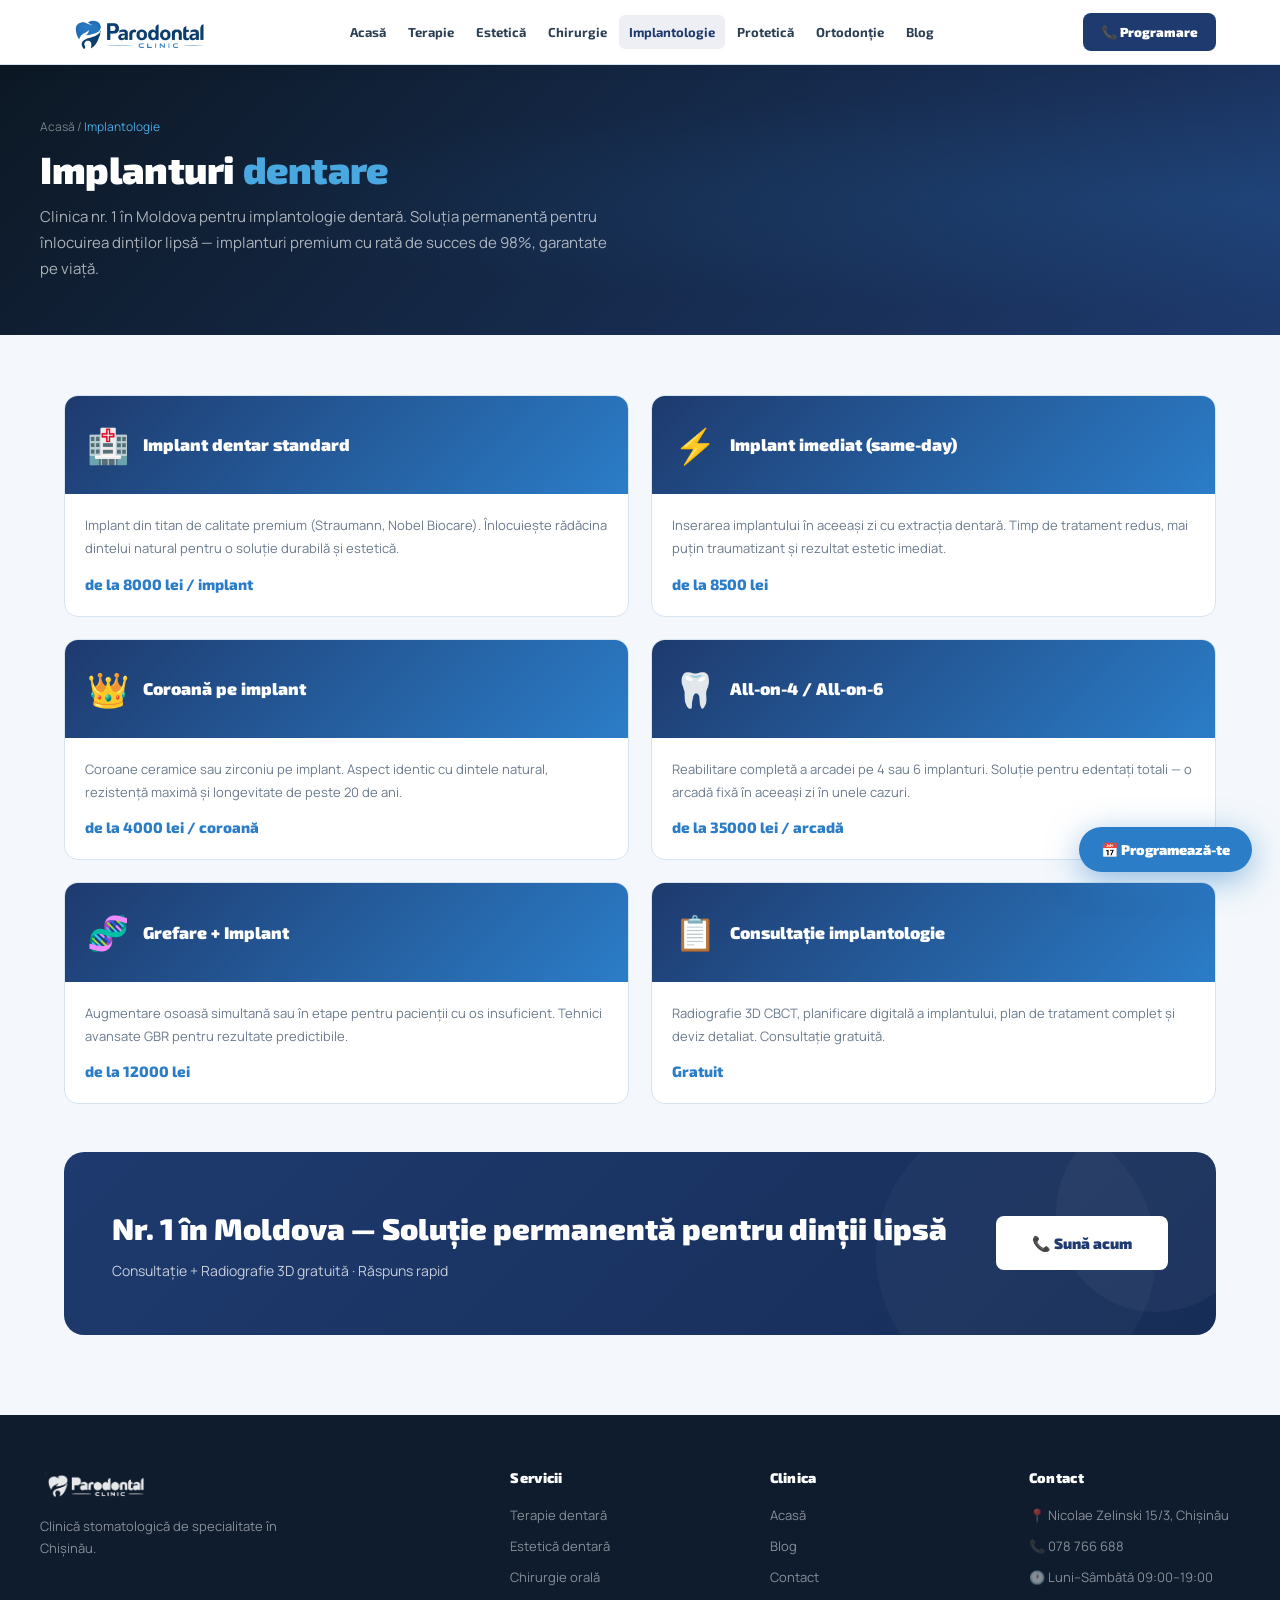
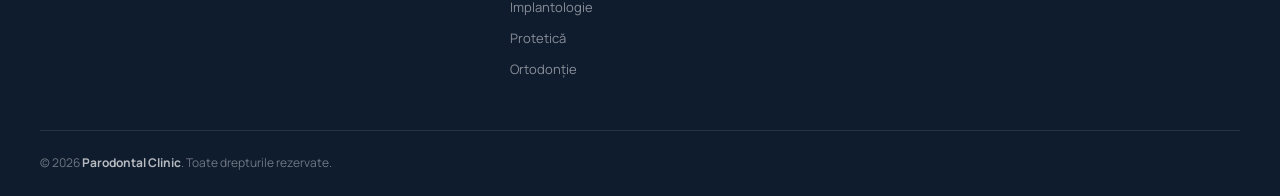
<file: implantologie.html>
<!DOCTYPE html>
<html lang="ro">
<head>
<meta charset="UTF-8">
<meta name="viewport" content="width=device-width, initial-scale=1.0">
<meta name="theme-color" content="#1E3A6E">
<title>Implantologie — Parodontal Clinic</title>
<link rel="preconnect" href="https://fonts.googleapis.com">
<link href="https://fonts.googleapis.com/css2?family=Exo+2:wght@700;900&family=Manrope:wght@400;500;600;700&display=swap" rel="stylesheet">
<link rel="stylesheet" href="style.css">
<meta name="description" content="Implanturi dentare premium la Parodontal Clinic Chișinău. Rată succes 98%, garanție pe viață. Soluție permanentă pentru dinți lipsă. Consultație și evaluare gratuită.">
<link rel="canonical" href="https://parodontalclinic.vercel.app/implantologie.html">
<meta property="og:type" content="website">
<meta property="og:title" content="Implantologie — Parodontal Clinic Chișinău">
<meta property="og:description" content="Implanturi dentare premium în Chișinău. Rată succes 98%, garanție pe viață. Soluție permanentă pentru dinți lipsă. Consultație gratuită.">
<meta property="og:url" content="https://parodontalclinic.vercel.app/implantologie.html">
<meta property="og:site_name" content="Parodontal Clinic">
<meta property="og:locale" content="ro_RO">
<meta name="twitter:card" content="summary_large_image">
<meta name="twitter:title" content="Implantologie — Parodontal Clinic Chișinău">
<meta name="twitter:description" content="Implanturi dentare premium în Chișinău. Rată succes 98%, garanție pe viață. Consultație gratuită.">
<meta name="twitter:image" content="https://parodontalclinic.vercel.app/logo.png">
<meta property="og:image" content="https://parodontalclinic.vercel.app/logo.png">
<meta property="og:image:width" content="800">
<meta property="og:image:height" content="800">
<link rel="icon" type="image/png" href="/logo.png">
<link rel="apple-touch-icon" href="/logo.png">
<meta name="geo.region" content="MD-CU">
<meta name="geo.placename" content="Chișinău, Moldova">
<meta name="geo.position" content="47.0105;28.8638">
<meta name="ICBM" content="47.0105, 28.8638">
<script type="application/ld+json">
{
  "@context": "https://schema.org",
  "@type": "MedicalProcedure",
  "name": "Implantologie Dentară",
  "description": "Implanturi dentare premium cu rată de succes 98% și garanție pe viață. Soluție permanentă pentru dinți lipsă în Chișinău.",
  "procedureType": "Surgical",
  "provider": {
    "@type": "Dentist",
    "name": "Parodontal Clinic",
    "url": "https://parodontalclinic.vercel.app/",
    "telephone": "+37307876688",
    "address": {
      "@type": "PostalAddress",
      "streetAddress": "Nicolae Zelinski 15/3",
      "addressLocality": "Chișinău",
      "addressCountry": "MD"
    }
  }
}
</script>
</head>
<body>
<header class="hdr">
  <div class="hdr-inner">
    <a href="index.html" class="logo">
      <img src="logo.png" alt="Parodontal Clinic" onerror="this.style.display='none';this.nextElementSibling.style.display='block'">
      <span class="logo-text" style="display:none">Parodontal <em>Clinic</em></span>
    </a>
    <nav class="nav">
      <a href="index.html">Acasă</a><a href="terapie.html">Terapie</a><a href="estetica.html">Estetică</a><a href="chirurgie.html">Chirurgie</a>
      <a href="implantologie.html" class="active">Implantologie</a>
      <a href="protetica.html">Protetică</a><a href="ortodontie.html">Ortodonție</a><a href="blog.html">Blog</a>
    </nav>
    <a href="tel:+37307876688" class="hdr-phone">📞 Programare</a>
    <button class="hamburger" id="hamburger"><span></span><span></span><span></span></button>
  </div>
</header>
<div class="mobile-nav" id="mobileNav">
  <a href="index.html">🏠 Acasă</a><a href="terapie.html">🦷 Terapie</a><a href="estetica.html">✨ Estetică</a><a href="chirurgie.html">🔬 Chirurgie</a>
  <a href="implantologie.html" class="active">🏥 Implantologie</a>
  <a href="protetica.html">👑 Protetică</a><a href="ortodontie.html">😬 Ortodonție</a><a href="blog.html">📝 Blog</a>
  <a href="tel:+37307876688" class="mob-phone">📞 Sună acum</a>
</div>

<div class="page-hero">
  <div class="page-hero-inner">
    <div class="breadcrumb"><a href="index.html">Acasă</a> / <span>Implantologie</span></div>
    <h1>Implanturi <em>dentare</em></h1>
    <p>Clinica nr. 1 în Moldova pentru implantologie dentară. Soluția permanentă pentru înlocuirea dinților lipsă — implanturi premium cu rată de succes de 98%, garantate pe viață.</p>
  </div>
</div>

<div class="page">
  <div class="treatment-grid">
    <div class="treatment-card anim">
      <div class="treatment-top"><div class="t-icon">🏥</div><div class="t-name">Implant dentar standard</div></div>
      <div class="treatment-body"><p>Implant din titan de calitate premium (Straumann, Nobel Biocare). Înlocuiește rădăcina dintelui natural pentru o soluție durabilă și estetică.</p><div class="treatment-price">de la 8000 lei / implant</div></div>
    </div>
    <div class="treatment-card anim">
      <div class="treatment-top"><div class="t-icon">⚡</div><div class="t-name">Implant imediat (same-day)</div></div>
      <div class="treatment-body"><p>Inserarea implantului în aceeași zi cu extracția dentară. Timp de tratament redus, mai puțin traumatizant și rezultat estetic imediat.</p><div class="treatment-price">de la 8500 lei</div></div>
    </div>
    <div class="treatment-card anim">
      <div class="treatment-top"><div class="t-icon">👑</div><div class="t-name">Coroană pe implant</div></div>
      <div class="treatment-body"><p>Coroane ceramice sau zirconiu pe implant. Aspect identic cu dintele natural, rezistență maximă și longevitate de peste 20 de ani.</p><div class="treatment-price">de la 4000 lei / coroană</div></div>
    </div>
    <div class="treatment-card anim">
      <div class="treatment-top"><div class="t-icon">🦷</div><div class="t-name">All-on-4 / All-on-6</div></div>
      <div class="treatment-body"><p>Reabilitare completă a arcadei pe 4 sau 6 implanturi. Soluție pentru edentați totali — o arcadă fixă în aceeași zi în unele cazuri.</p><div class="treatment-price">de la 35000 lei / arcadă</div></div>
    </div>
    <div class="treatment-card anim">
      <div class="treatment-top"><div class="t-icon">🧬</div><div class="t-name">Grefare + Implant</div></div>
      <div class="treatment-body"><p>Augmentare osoasă simultană sau în etape pentru pacienții cu os insuficient. Tehnici avansate GBR pentru rezultate predictibile.</p><div class="treatment-price">de la 12000 lei</div></div>
    </div>
    <div class="treatment-card anim">
      <div class="treatment-top"><div class="t-icon">📋</div><div class="t-name">Consultație implantologie</div></div>
      <div class="treatment-body"><p>Radiografie 3D CBCT, planificare digitală a implantului, plan de tratament complet și deviz detaliat. Consultație gratuită.</p><div class="treatment-price">Gratuit</div></div>
    </div>
  </div>
  <div class="cta-banner anim">
    <div class="cta-text"><h2>Nr. 1 în Moldova — Soluție permanentă pentru dinții lipsă</h2><p>Consultație + Radiografie 3D gratuită · Răspuns rapid</p></div>
    <a href="tel:+37307876688" class="btn-white">📞 Sună acum</a>
  </div>
</div>

<footer>
  <div class="footer-inner">
    <div class="footer-grid">
      <div class="footer-brand"><div class="footer-logo"><img src="logo.png" alt="Parodontal Clinic" onerror="this.style.display='none';this.nextElementSibling.style.display='block'"><span class="footer-logo-text" style="display:none">Parodontal Clinic</span></div><p>Clinică stomatologică de specialitate în Chișinău.</p></div>
      <div class="footer-col"><h4>Servicii</h4><a href="terapie.html">Terapie dentară</a><a href="estetica.html">Estetică dentară</a><a href="chirurgie.html">Chirurgie orală</a><a href="implantologie.html">Implantologie</a><a href="protetica.html">Protetică</a><a href="ortodontie.html">Ortodonție</a></div>
      <div class="footer-col"><h4>Clinica</h4><a href="index.html">Acasă</a><a href="blog.html">Blog</a><a href="#">Contact</a></div>
      <div class="footer-col"><h4>Contact</h4><p>📍 Nicolae Zelinski 15/3, Chișinău</p><p>📞 078 766 688</p><p>🕐 Luni–Sâmbătă 09:00–19:00</p></div>
    </div>
    <div class="footer-bottom"><span>© 2026 <strong>Parodontal Clinic</strong>. Toate drepturile rezervate.</span></div>
  </div>
</footer>

<!-- FLOATING BOOK BUTTON -->
<button class="book-float" id="bookBtn">📅 Programează-te</button>

<!-- BOOKING MODAL -->
<div class="modal" id="bookModal">
  <div class="modal-overlay" id="bookOverlay"></div>
  <div class="modal-box">
    <button class="modal-close" id="bookClose">✕</button>
    <div class="modal-title">Programare online</div>
    <div class="modal-sub">Completează formularul și te contactăm în cel mai scurt timp.</div>
    <form id="bookForm">
      <div class="form-row">
        <div class="form-group">
          <label>Nume *</label>
          <input type="text" placeholder="Ion Popescu" required>
        </div>
        <div class="form-group">
          <label>Telefon *</label>
          <input type="tel" placeholder="+373 6XX XXX XXX" required>
        </div>
      </div>
      <div class="form-group">
        <label>Serviciu dorit</label>
        <select>
          <option value="">— Selectează serviciul —</option>
          <option>Consultație gratuită</option>
          <option>Terapie dentară</option>
          <option>Estetică dentară / Albire</option>
          <option>Chirurgie orală</option>
          <option>Implantologie</option>
          <option>Protetică dentară</option>
          <option>Ortodonție</option>
          <option>Igienă profesională</option>
          <option>Altul</option>
        </select>
      </div>
      <div class="form-group">
        <label>Data preferată</label>
        <input type="date">
      </div>
      <div class="form-group">
        <label>Mesaj (opțional)</label>
        <textarea placeholder="Descrie pe scurt problema sau întrebarea ta..."></textarea>
      </div>
      <button type="submit" class="form-submit">Trimite cererea →</button>
    </form>
  </div>
</div>

<script src="app.js"></script>
</body>
</html>
</file>
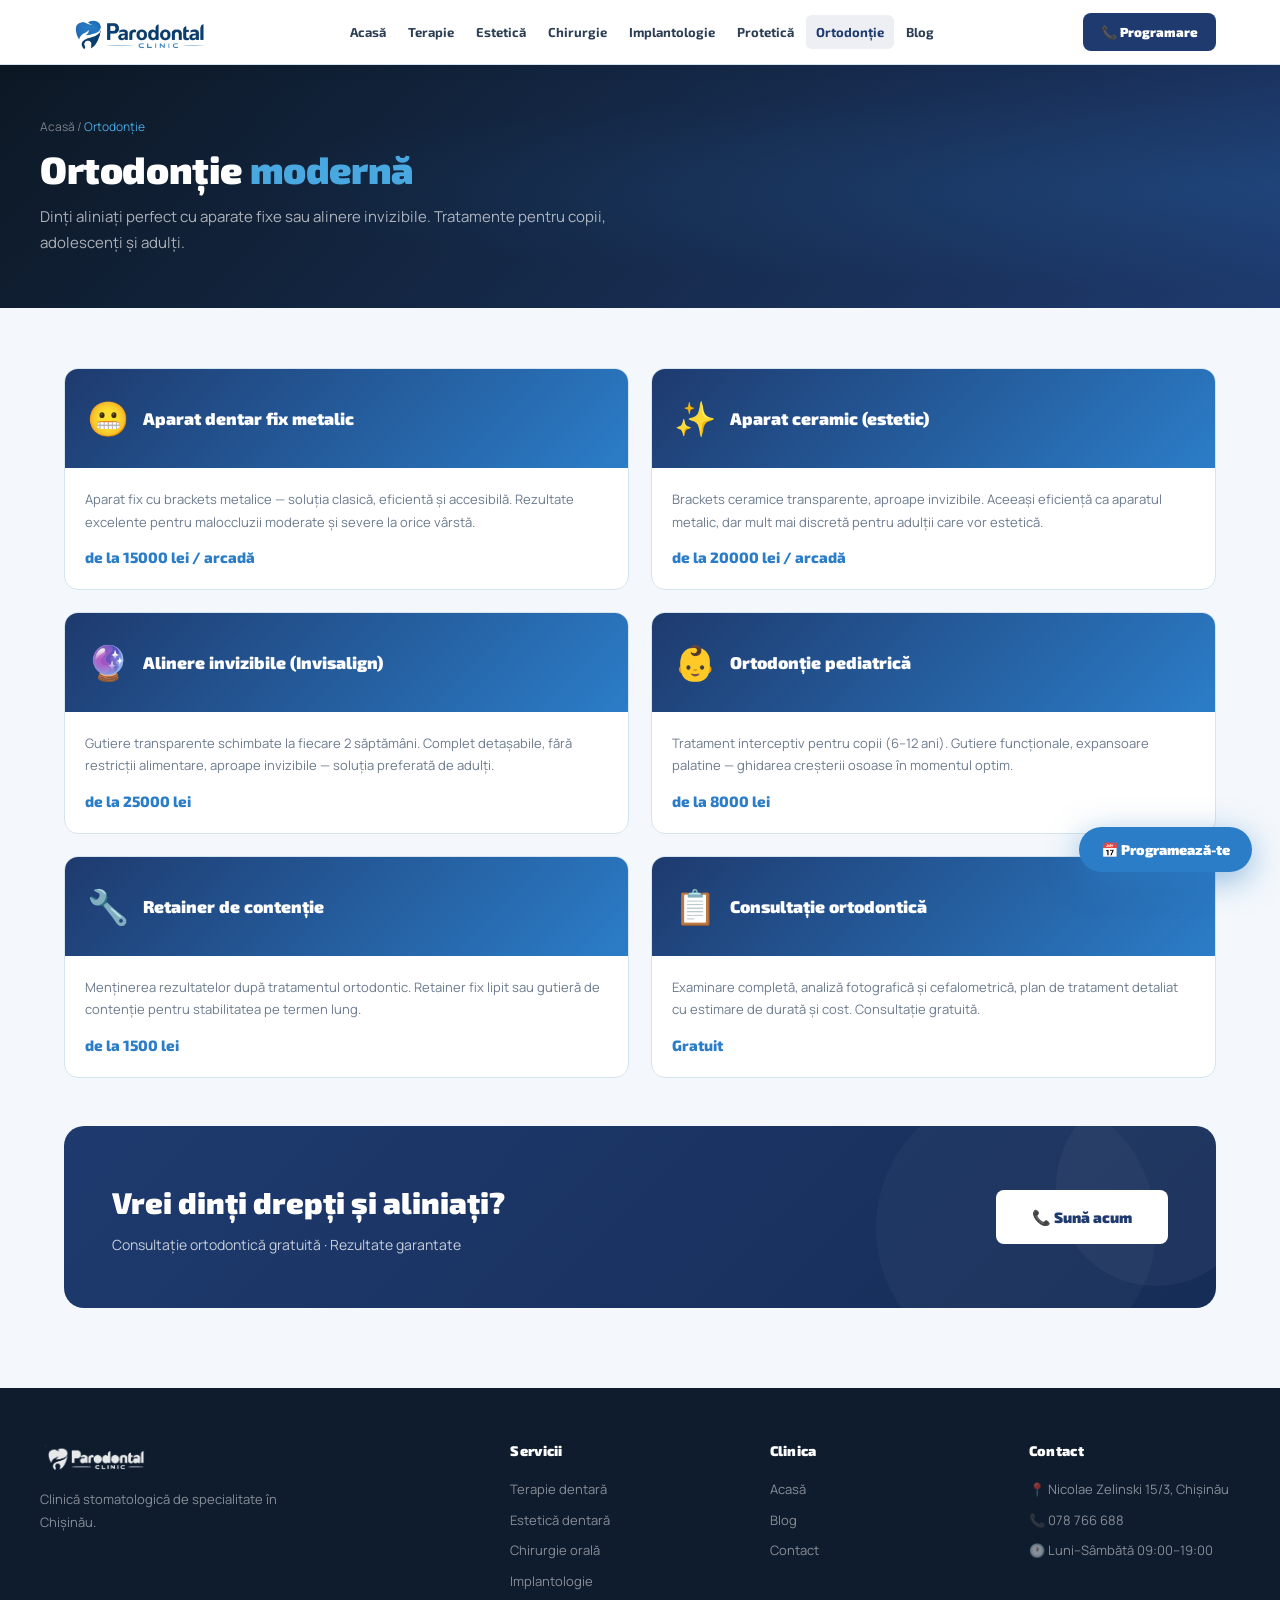
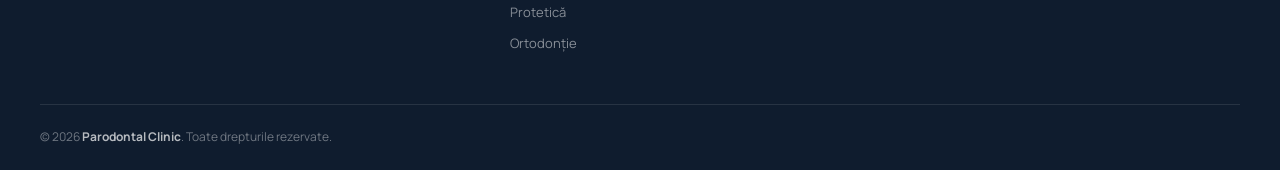
<file: ortodontie.html>
<!DOCTYPE html>
<html lang="ro">
<head>
<meta charset="UTF-8">
<meta name="viewport" content="width=device-width, initial-scale=1.0">
<meta name="theme-color" content="#1E3A6E">
<title>Ortodonție — Parodontal Clinic</title>
<link rel="preconnect" href="https://fonts.googleapis.com">
<link href="https://fonts.googleapis.com/css2?family=Exo+2:wght@700;900&family=Manrope:wght@400;500;600;700&display=swap" rel="stylesheet">
<link rel="stylesheet" href="style.css">
<meta name="description" content="Ortodonție pentru adulți și copii în Chișinău. Aparate fixe, alinere invizibile Invisalign, tratamente personalizate la Parodontal Clinic. Consultație gratuită.">
<link rel="canonical" href="https://parodontalclinic.vercel.app/ortodontie.html">
<meta property="og:type" content="website">
<meta property="og:title" content="Ortodonție — Parodontal Clinic Chișinău">
<meta property="og:description" content="Ortodonție pentru adulți și copii în Chișinău. Aparate fixe, alinere invizibile Invisalign, tratamente personalizate. Consultație gratuită.">
<meta property="og:url" content="https://parodontalclinic.vercel.app/ortodontie.html">
<meta property="og:site_name" content="Parodontal Clinic">
<meta property="og:locale" content="ro_RO">
<meta name="twitter:card" content="summary_large_image">
<meta name="twitter:title" content="Ortodonție — Parodontal Clinic Chișinău">
<meta name="twitter:description" content="Ortodonție în Chișinău. Aparate fixe, alinere Invisalign pentru adulți și copii. Consultație gratuită.">
<meta name="twitter:image" content="https://parodontalclinic.vercel.app/logo.png">
<meta property="og:image" content="https://parodontalclinic.vercel.app/logo.png">
<meta property="og:image:width" content="800">
<meta property="og:image:height" content="800">
<link rel="icon" type="image/png" href="/logo.png">
<link rel="apple-touch-icon" href="/logo.png">
<meta name="geo.region" content="MD-CU">
<meta name="geo.placename" content="Chișinău, Moldova">
<meta name="geo.position" content="47.0105;28.8638">
<meta name="ICBM" content="47.0105, 28.8638">
<script type="application/ld+json">
{
  "@context": "https://schema.org",
  "@type": "MedicalProcedure",
  "name": "Ortodonție",
  "description": "Aparate fixe, alinere invizibile Invisalign, tratamente ortodontice pentru adulți și copii în Chișinău.",
  "procedureType": "Therapeutic",
  "provider": {
    "@type": "Dentist",
    "name": "Parodontal Clinic",
    "url": "https://parodontalclinic.vercel.app/",
    "telephone": "+37307876688",
    "address": {
      "@type": "PostalAddress",
      "streetAddress": "Nicolae Zelinski 15/3",
      "addressLocality": "Chișinău",
      "addressCountry": "MD"
    }
  }
}
</script>
</head>
<body>
<header class="hdr">
  <div class="hdr-inner">
    <a href="index.html" class="logo">
      <img src="logo.png" alt="Parodontal Clinic" onerror="this.style.display='none';this.nextElementSibling.style.display='block'">
      <span class="logo-text" style="display:none">Parodontal <em>Clinic</em></span>
    </a>
    <nav class="nav">
      <a href="index.html">Acasă</a><a href="terapie.html">Terapie</a><a href="estetica.html">Estetică</a><a href="chirurgie.html">Chirurgie</a><a href="implantologie.html">Implantologie</a><a href="protetica.html">Protetică</a>
      <a href="ortodontie.html" class="active">Ortodonție</a>
      <a href="blog.html">Blog</a>
    </nav>
    <a href="tel:+37307876688" class="hdr-phone">📞 Programare</a>
    <button class="hamburger" id="hamburger"><span></span><span></span><span></span></button>
  </div>
</header>
<div class="mobile-nav" id="mobileNav">
  <a href="index.html">🏠 Acasă</a><a href="terapie.html">🦷 Terapie</a><a href="estetica.html">✨ Estetică</a><a href="chirurgie.html">🔬 Chirurgie</a><a href="implantologie.html">🏥 Implantologie</a><a href="protetica.html">👑 Protetică</a>
  <a href="ortodontie.html" class="active">😬 Ortodonție</a>
  <a href="blog.html">📝 Blog</a>
  <a href="tel:+37307876688" class="mob-phone">📞 Sună acum</a>
</div>

<div class="page-hero">
  <div class="page-hero-inner">
    <div class="breadcrumb"><a href="index.html">Acasă</a> / <span>Ortodonție</span></div>
    <h1>Ortodonție <em>modernă</em></h1>
    <p>Dinți aliniați perfect cu aparate fixe sau alinere invizibile. Tratamente pentru copii, adolescenți și adulți.</p>
  </div>
</div>

<div class="page">
  <div class="treatment-grid">
    <div class="treatment-card anim">
      <div class="treatment-top"><div class="t-icon">😬</div><div class="t-name">Aparat dentar fix metalic</div></div>
      <div class="treatment-body"><p>Aparat fix cu brackets metalice — soluția clasică, eficientă și accesibilă. Rezultate excelente pentru maloccluzii moderate și severe la orice vârstă.</p><div class="treatment-price">de la 15000 lei / arcadă</div></div>
    </div>
    <div class="treatment-card anim">
      <div class="treatment-top"><div class="t-icon">✨</div><div class="t-name">Aparat ceramic (estetic)</div></div>
      <div class="treatment-body"><p>Brackets ceramice transparente, aproape invizibile. Aceeași eficiență ca aparatul metalic, dar mult mai discretă pentru adulții care vor estetică.</p><div class="treatment-price">de la 20000 lei / arcadă</div></div>
    </div>
    <div class="treatment-card anim">
      <div class="treatment-top"><div class="t-icon">🔮</div><div class="t-name">Alinere invizibile (Invisalign)</div></div>
      <div class="treatment-body"><p>Gutiere transparente schimbate la fiecare 2 săptămâni. Complet detașabile, fără restricții alimentare, aproape invizibile — soluția preferată de adulți.</p><div class="treatment-price">de la 25000 lei</div></div>
    </div>
    <div class="treatment-card anim">
      <div class="treatment-top"><div class="t-icon">👶</div><div class="t-name">Ortodonție pediatrică</div></div>
      <div class="treatment-body"><p>Tratament interceptiv pentru copii (6–12 ani). Gutiere funcționale, expansoare palatine — ghidarea creșterii osoase în momentul optim.</p><div class="treatment-price">de la 8000 lei</div></div>
    </div>
    <div class="treatment-card anim">
      <div class="treatment-top"><div class="t-icon">🔧</div><div class="t-name">Retainer de contenție</div></div>
      <div class="treatment-body"><p>Menținerea rezultatelor după tratamentul ortodontic. Retainer fix lipit sau gutieră de contenție pentru stabilitatea pe termen lung.</p><div class="treatment-price">de la 1500 lei</div></div>
    </div>
    <div class="treatment-card anim">
      <div class="treatment-top"><div class="t-icon">📋</div><div class="t-name">Consultație ortodontică</div></div>
      <div class="treatment-body"><p>Examinare completă, analiză fotografică și cefalometrică, plan de tratament detaliat cu estimare de durată și cost. Consultație gratuită.</p><div class="treatment-price">Gratuit</div></div>
    </div>
  </div>
  <div class="cta-banner anim">
    <div class="cta-text"><h2>Vrei dinți drepți și aliniați?</h2><p>Consultație ortodontică gratuită · Rezultate garantate</p></div>
    <a href="tel:+37307876688" class="btn-white">📞 Sună acum</a>
  </div>
</div>

<footer>
  <div class="footer-inner">
    <div class="footer-grid">
      <div class="footer-brand"><div class="footer-logo"><img src="logo.png" alt="Parodontal Clinic" onerror="this.style.display='none';this.nextElementSibling.style.display='block'"><span class="footer-logo-text" style="display:none">Parodontal Clinic</span></div><p>Clinică stomatologică de specialitate în Chișinău.</p></div>
      <div class="footer-col"><h4>Servicii</h4><a href="terapie.html">Terapie dentară</a><a href="estetica.html">Estetică dentară</a><a href="chirurgie.html">Chirurgie orală</a><a href="implantologie.html">Implantologie</a><a href="protetica.html">Protetică</a><a href="ortodontie.html">Ortodonție</a></div>
      <div class="footer-col"><h4>Clinica</h4><a href="index.html">Acasă</a><a href="blog.html">Blog</a><a href="#">Contact</a></div>
      <div class="footer-col"><h4>Contact</h4><p>📍 Nicolae Zelinski 15/3, Chișinău</p><p>📞 078 766 688</p><p>🕐 Luni–Sâmbătă 09:00–19:00</p></div>
    </div>
    <div class="footer-bottom"><span>© 2026 <strong>Parodontal Clinic</strong>. Toate drepturile rezervate.</span></div>
  </div>
</footer>

<!-- FLOATING BOOK BUTTON -->
<button class="book-float" id="bookBtn">📅 Programează-te</button>

<!-- BOOKING MODAL -->
<div class="modal" id="bookModal">
  <div class="modal-overlay" id="bookOverlay"></div>
  <div class="modal-box">
    <button class="modal-close" id="bookClose">✕</button>
    <div class="modal-title">Programare online</div>
    <div class="modal-sub">Completează formularul și te contactăm în cel mai scurt timp.</div>
    <form id="bookForm">
      <div class="form-row">
        <div class="form-group">
          <label>Nume *</label>
          <input type="text" placeholder="Ion Popescu" required>
        </div>
        <div class="form-group">
          <label>Telefon *</label>
          <input type="tel" placeholder="+373 6XX XXX XXX" required>
        </div>
      </div>
      <div class="form-group">
        <label>Serviciu dorit</label>
        <select>
          <option value="">— Selectează serviciul —</option>
          <option>Consultație gratuită</option>
          <option>Terapie dentară</option>
          <option>Estetică dentară / Albire</option>
          <option>Chirurgie orală</option>
          <option>Implantologie</option>
          <option>Protetică dentară</option>
          <option>Ortodonție</option>
          <option>Igienă profesională</option>
          <option>Altul</option>
        </select>
      </div>
      <div class="form-group">
        <label>Data preferată</label>
        <input type="date">
      </div>
      <div class="form-group">
        <label>Mesaj (opțional)</label>
        <textarea placeholder="Descrie pe scurt problema sau întrebarea ta..."></textarea>
      </div>
      <button type="submit" class="form-submit">Trimite cererea →</button>
    </form>
  </div>
</div>

<script src="app.js"></script>
</body>
</html>
</file>
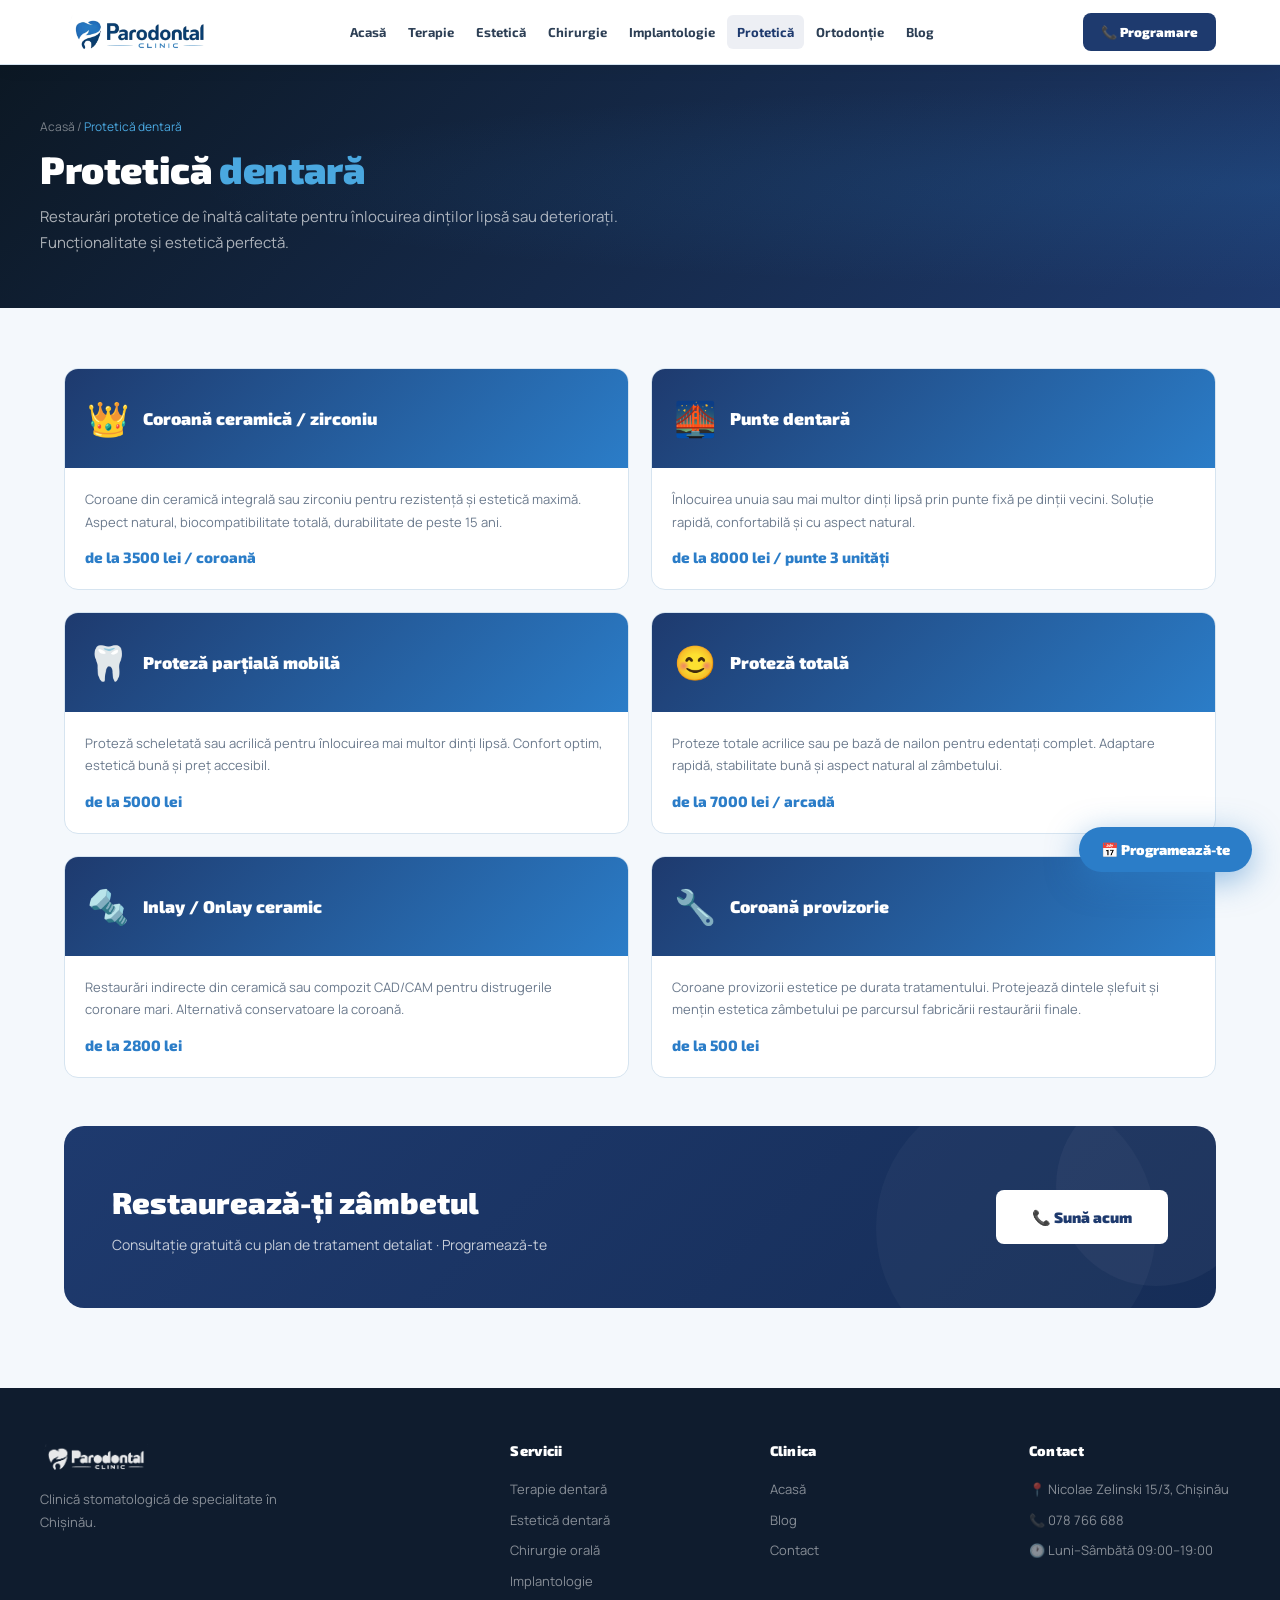
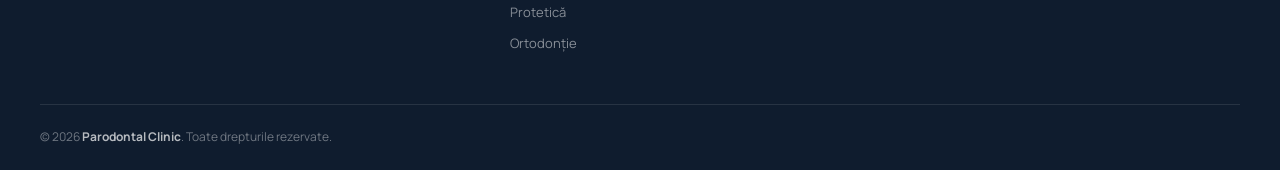
<file: protetica.html>
<!DOCTYPE html>
<html lang="ro">
<head>
<meta charset="UTF-8">
<meta name="viewport" content="width=device-width, initial-scale=1.0">
<meta name="theme-color" content="#1E3A6E">
<title>Protetică Dentară — Parodontal Clinic</title>
<link rel="preconnect" href="https://fonts.googleapis.com">
<link href="https://fonts.googleapis.com/css2?family=Exo+2:wght@700;900&family=Manrope:wght@400;500;600;700&display=swap" rel="stylesheet">
<link rel="stylesheet" href="style.css">
<meta name="description" content="Protetică dentară de calitate în Chișinău. Coroane, punți, proteze totale și parțiale din materiale premium la Parodontal Clinic. Rezultate estetice garantate. Programează gratuit.">
<link rel="canonical" href="https://parodontalclinic.vercel.app/protetica.html">
<meta property="og:type" content="website">
<meta property="og:title" content="Protetică Dentară — Parodontal Clinic Chișinău">
<meta property="og:description" content="Protetică dentară de calitate în Chișinău. Coroane, punți, proteze totale și parțiale din materiale premium. Rezultate garantate. Programează gratuit.">
<meta property="og:url" content="https://parodontalclinic.vercel.app/protetica.html">
<meta property="og:site_name" content="Parodontal Clinic">
<meta property="og:locale" content="ro_RO">
<meta name="twitter:card" content="summary_large_image">
<meta name="twitter:title" content="Protetică Dentară — Parodontal Clinic Chișinău">
<meta name="twitter:description" content="Protetică dentară în Chișinău. Coroane, punți, proteze din materiale premium. Programează gratuit.">
<meta name="twitter:image" content="https://parodontalclinic.vercel.app/logo.png">
<meta property="og:image" content="https://parodontalclinic.vercel.app/logo.png">
<meta property="og:image:width" content="800">
<meta property="og:image:height" content="800">
<link rel="icon" type="image/png" href="/logo.png">
<link rel="apple-touch-icon" href="/logo.png">
<meta name="geo.region" content="MD-CU">
<meta name="geo.placename" content="Chișinău, Moldova">
<meta name="geo.position" content="47.0105;28.8638">
<meta name="ICBM" content="47.0105, 28.8638">
<script type="application/ld+json">
{
  "@context": "https://schema.org",
  "@type": "MedicalProcedure",
  "name": "Protetică Dentară",
  "description": "Coroane, punți dentare, proteze totale și parțiale din materiale premium la Parodontal Clinic Chișinău.",
  "procedureType": "Therapeutic",
  "provider": {
    "@type": "Dentist",
    "name": "Parodontal Clinic",
    "url": "https://parodontalclinic.vercel.app/",
    "telephone": "+37307876688",
    "address": {
      "@type": "PostalAddress",
      "streetAddress": "Nicolae Zelinski 15/3",
      "addressLocality": "Chișinău",
      "addressCountry": "MD"
    }
  }
}
</script>
</head>
<body>
<header class="hdr">
  <div class="hdr-inner">
    <a href="index.html" class="logo">
      <img src="logo.png" alt="Parodontal Clinic" onerror="this.style.display='none';this.nextElementSibling.style.display='block'">
      <span class="logo-text" style="display:none">Parodontal <em>Clinic</em></span>
    </a>
    <nav class="nav">
      <a href="index.html">Acasă</a><a href="terapie.html">Terapie</a><a href="estetica.html">Estetică</a><a href="chirurgie.html">Chirurgie</a><a href="implantologie.html">Implantologie</a>
      <a href="protetica.html" class="active">Protetică</a>
      <a href="ortodontie.html">Ortodonție</a><a href="blog.html">Blog</a>
    </nav>
    <a href="tel:+37307876688" class="hdr-phone">📞 Programare</a>
    <button class="hamburger" id="hamburger"><span></span><span></span><span></span></button>
  </div>
</header>
<div class="mobile-nav" id="mobileNav">
  <a href="index.html">🏠 Acasă</a><a href="terapie.html">🦷 Terapie</a><a href="estetica.html">✨ Estetică</a><a href="chirurgie.html">🔬 Chirurgie</a><a href="implantologie.html">🏥 Implantologie</a>
  <a href="protetica.html" class="active">👑 Protetică</a>
  <a href="ortodontie.html">😬 Ortodonție</a><a href="blog.html">📝 Blog</a>
  <a href="tel:+37307876688" class="mob-phone">📞 Sună acum</a>
</div>

<div class="page-hero">
  <div class="page-hero-inner">
    <div class="breadcrumb"><a href="index.html">Acasă</a> / <span>Protetică dentară</span></div>
    <h1>Protetică <em>dentară</em></h1>
    <p>Restaurări protetice de înaltă calitate pentru înlocuirea dinților lipsă sau deteriorați. Funcționalitate și estetică perfectă.</p>
  </div>
</div>

<div class="page">
  <div class="treatment-grid">
    <div class="treatment-card anim">
      <div class="treatment-top"><div class="t-icon">👑</div><div class="t-name">Coroană ceramică / zirconiu</div></div>
      <div class="treatment-body"><p>Coroane din ceramică integrală sau zirconiu pentru rezistență și estetică maximă. Aspect natural, biocompatibilitate totală, durabilitate de peste 15 ani.</p><div class="treatment-price">de la 3500 lei / coroană</div></div>
    </div>
    <div class="treatment-card anim">
      <div class="treatment-top"><div class="t-icon">🌉</div><div class="t-name">Punte dentară</div></div>
      <div class="treatment-body"><p>Înlocuirea unuia sau mai multor dinți lipsă prin punte fixă pe dinții vecini. Soluție rapidă, confortabilă și cu aspect natural.</p><div class="treatment-price">de la 8000 lei / punte 3 unități</div></div>
    </div>
    <div class="treatment-card anim">
      <div class="treatment-top"><div class="t-icon">🦷</div><div class="t-name">Proteză parțială mobilă</div></div>
      <div class="treatment-body"><p>Proteză scheletată sau acrilică pentru înlocuirea mai multor dinți lipsă. Confort optim, estetică bună și preț accesibil.</p><div class="treatment-price">de la 5000 lei</div></div>
    </div>
    <div class="treatment-card anim">
      <div class="treatment-top"><div class="t-icon">😊</div><div class="t-name">Proteză totală</div></div>
      <div class="treatment-body"><p>Proteze totale acrilice sau pe bază de nailon pentru edentați complet. Adaptare rapidă, stabilitate bună și aspect natural al zâmbetului.</p><div class="treatment-price">de la 7000 lei / arcadă</div></div>
    </div>
    <div class="treatment-card anim">
      <div class="treatment-top"><div class="t-icon">🔩</div><div class="t-name">Inlay / Onlay ceramic</div></div>
      <div class="treatment-body"><p>Restaurări indirecte din ceramică sau compozit CAD/CAM pentru distrugerile coronare mari. Alternativă conservatoare la coroană.</p><div class="treatment-price">de la 2800 lei</div></div>
    </div>
    <div class="treatment-card anim">
      <div class="treatment-top"><div class="t-icon">🔧</div><div class="t-name">Coroană provizorie</div></div>
      <div class="treatment-body"><p>Coroane provizorii estetice pe durata tratamentului. Protejează dintele șlefuit și mențin estetica zâmbetului pe parcursul fabricării restaurării finale.</p><div class="treatment-price">de la 500 lei</div></div>
    </div>
  </div>
  <div class="cta-banner anim">
    <div class="cta-text"><h2>Restaurează-ți zâmbetul</h2><p>Consultație gratuită cu plan de tratament detaliat · Programează-te</p></div>
    <a href="tel:+37307876688" class="btn-white">📞 Sună acum</a>
  </div>
</div>

<footer>
  <div class="footer-inner">
    <div class="footer-grid">
      <div class="footer-brand"><div class="footer-logo"><img src="logo.png" alt="Parodontal Clinic" onerror="this.style.display='none';this.nextElementSibling.style.display='block'"><span class="footer-logo-text" style="display:none">Parodontal Clinic</span></div><p>Clinică stomatologică de specialitate în Chișinău.</p></div>
      <div class="footer-col"><h4>Servicii</h4><a href="terapie.html">Terapie dentară</a><a href="estetica.html">Estetică dentară</a><a href="chirurgie.html">Chirurgie orală</a><a href="implantologie.html">Implantologie</a><a href="protetica.html">Protetică</a><a href="ortodontie.html">Ortodonție</a></div>
      <div class="footer-col"><h4>Clinica</h4><a href="index.html">Acasă</a><a href="blog.html">Blog</a><a href="#">Contact</a></div>
      <div class="footer-col"><h4>Contact</h4><p>📍 Nicolae Zelinski 15/3, Chișinău</p><p>📞 078 766 688</p><p>🕐 Luni–Sâmbătă 09:00–19:00</p></div>
    </div>
    <div class="footer-bottom"><span>© 2026 <strong>Parodontal Clinic</strong>. Toate drepturile rezervate.</span></div>
  </div>
</footer>

<!-- FLOATING BOOK BUTTON -->
<button class="book-float" id="bookBtn">📅 Programează-te</button>

<!-- BOOKING MODAL -->
<div class="modal" id="bookModal">
  <div class="modal-overlay" id="bookOverlay"></div>
  <div class="modal-box">
    <button class="modal-close" id="bookClose">✕</button>
    <div class="modal-title">Programare online</div>
    <div class="modal-sub">Completează formularul și te contactăm în cel mai scurt timp.</div>
    <form id="bookForm">
      <div class="form-row">
        <div class="form-group">
          <label>Nume *</label>
          <input type="text" placeholder="Ion Popescu" required>
        </div>
        <div class="form-group">
          <label>Telefon *</label>
          <input type="tel" placeholder="+373 6XX XXX XXX" required>
        </div>
      </div>
      <div class="form-group">
        <label>Serviciu dorit</label>
        <select>
          <option value="">— Selectează serviciul —</option>
          <option>Consultație gratuită</option>
          <option>Terapie dentară</option>
          <option>Estetică dentară / Albire</option>
          <option>Chirurgie orală</option>
          <option>Implantologie</option>
          <option>Protetică dentară</option>
          <option>Ortodonție</option>
          <option>Igienă profesională</option>
          <option>Altul</option>
        </select>
      </div>
      <div class="form-group">
        <label>Data preferată</label>
        <input type="date">
      </div>
      <div class="form-group">
        <label>Mesaj (opțional)</label>
        <textarea placeholder="Descrie pe scurt problema sau întrebarea ta..."></textarea>
      </div>
      <button type="submit" class="form-submit">Trimite cererea →</button>
    </form>
  </div>
</div>

<script src="app.js"></script>
</body>
</html>
</file>
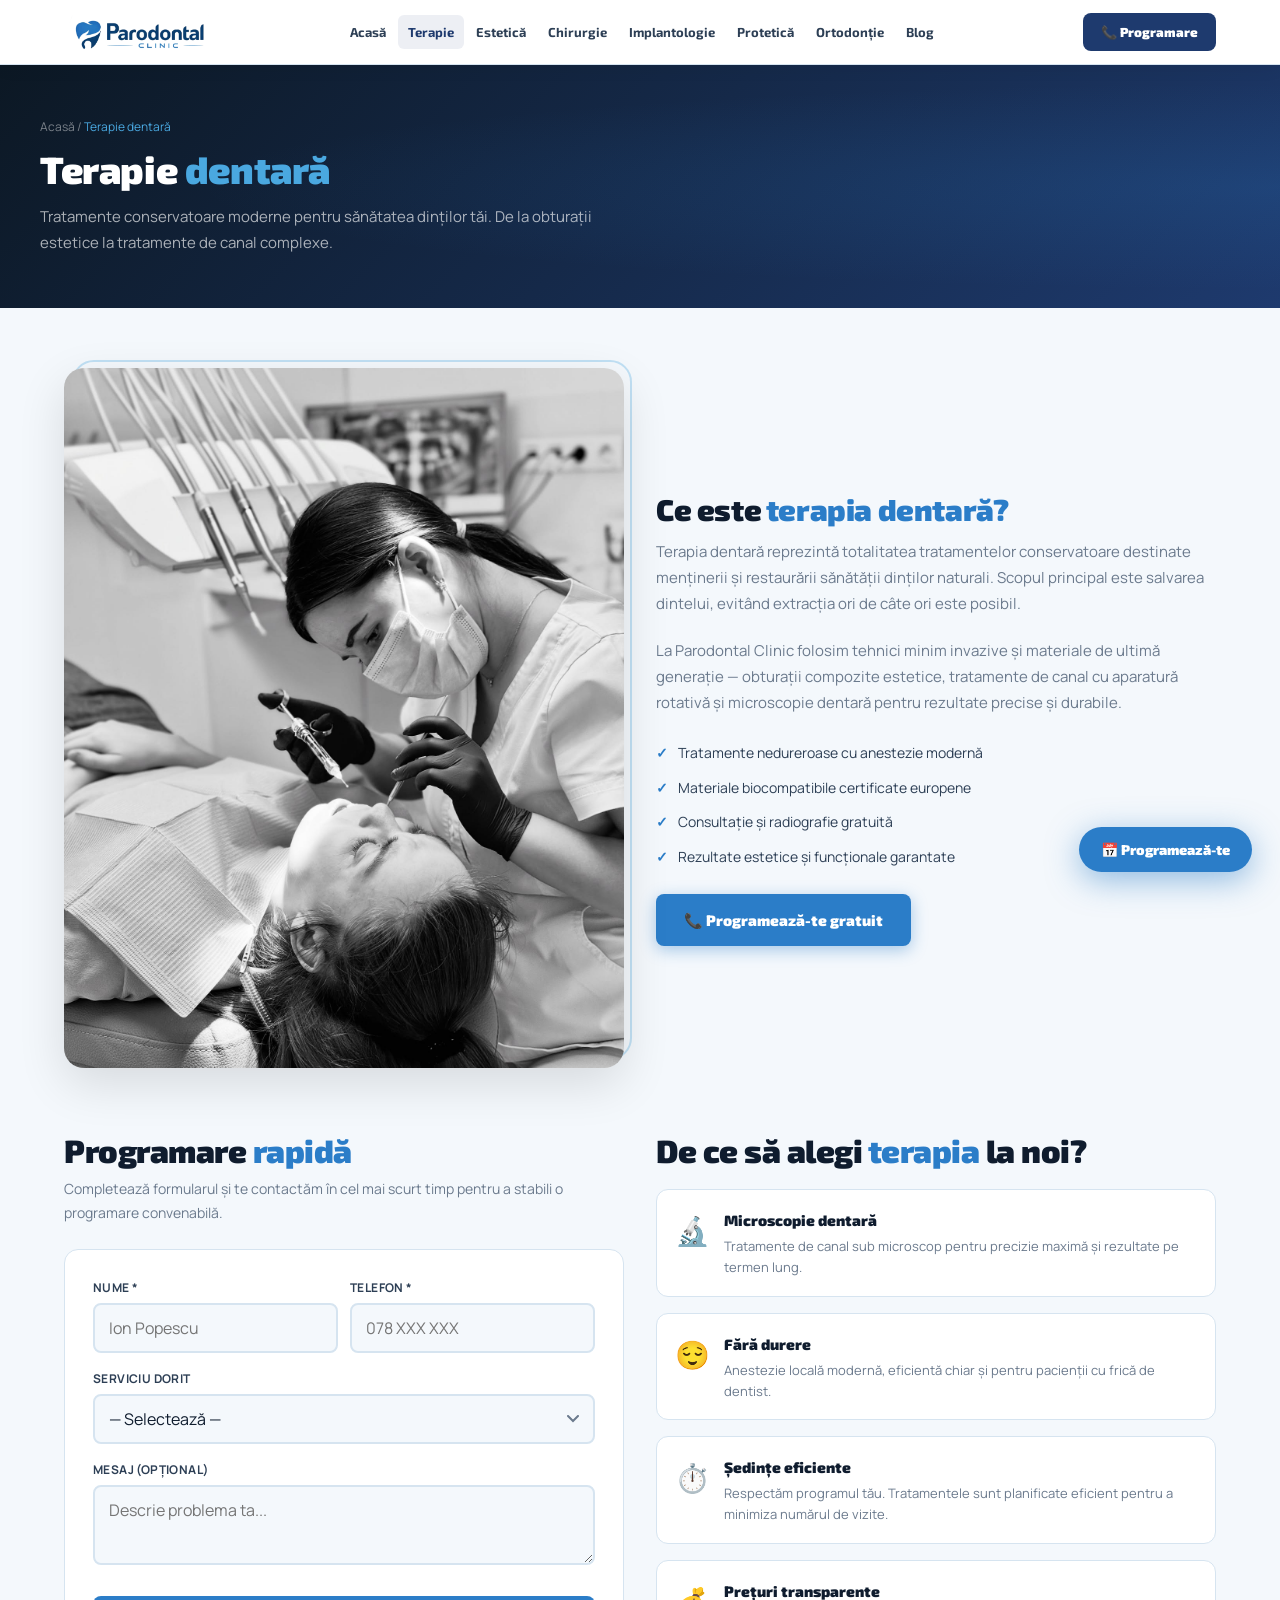
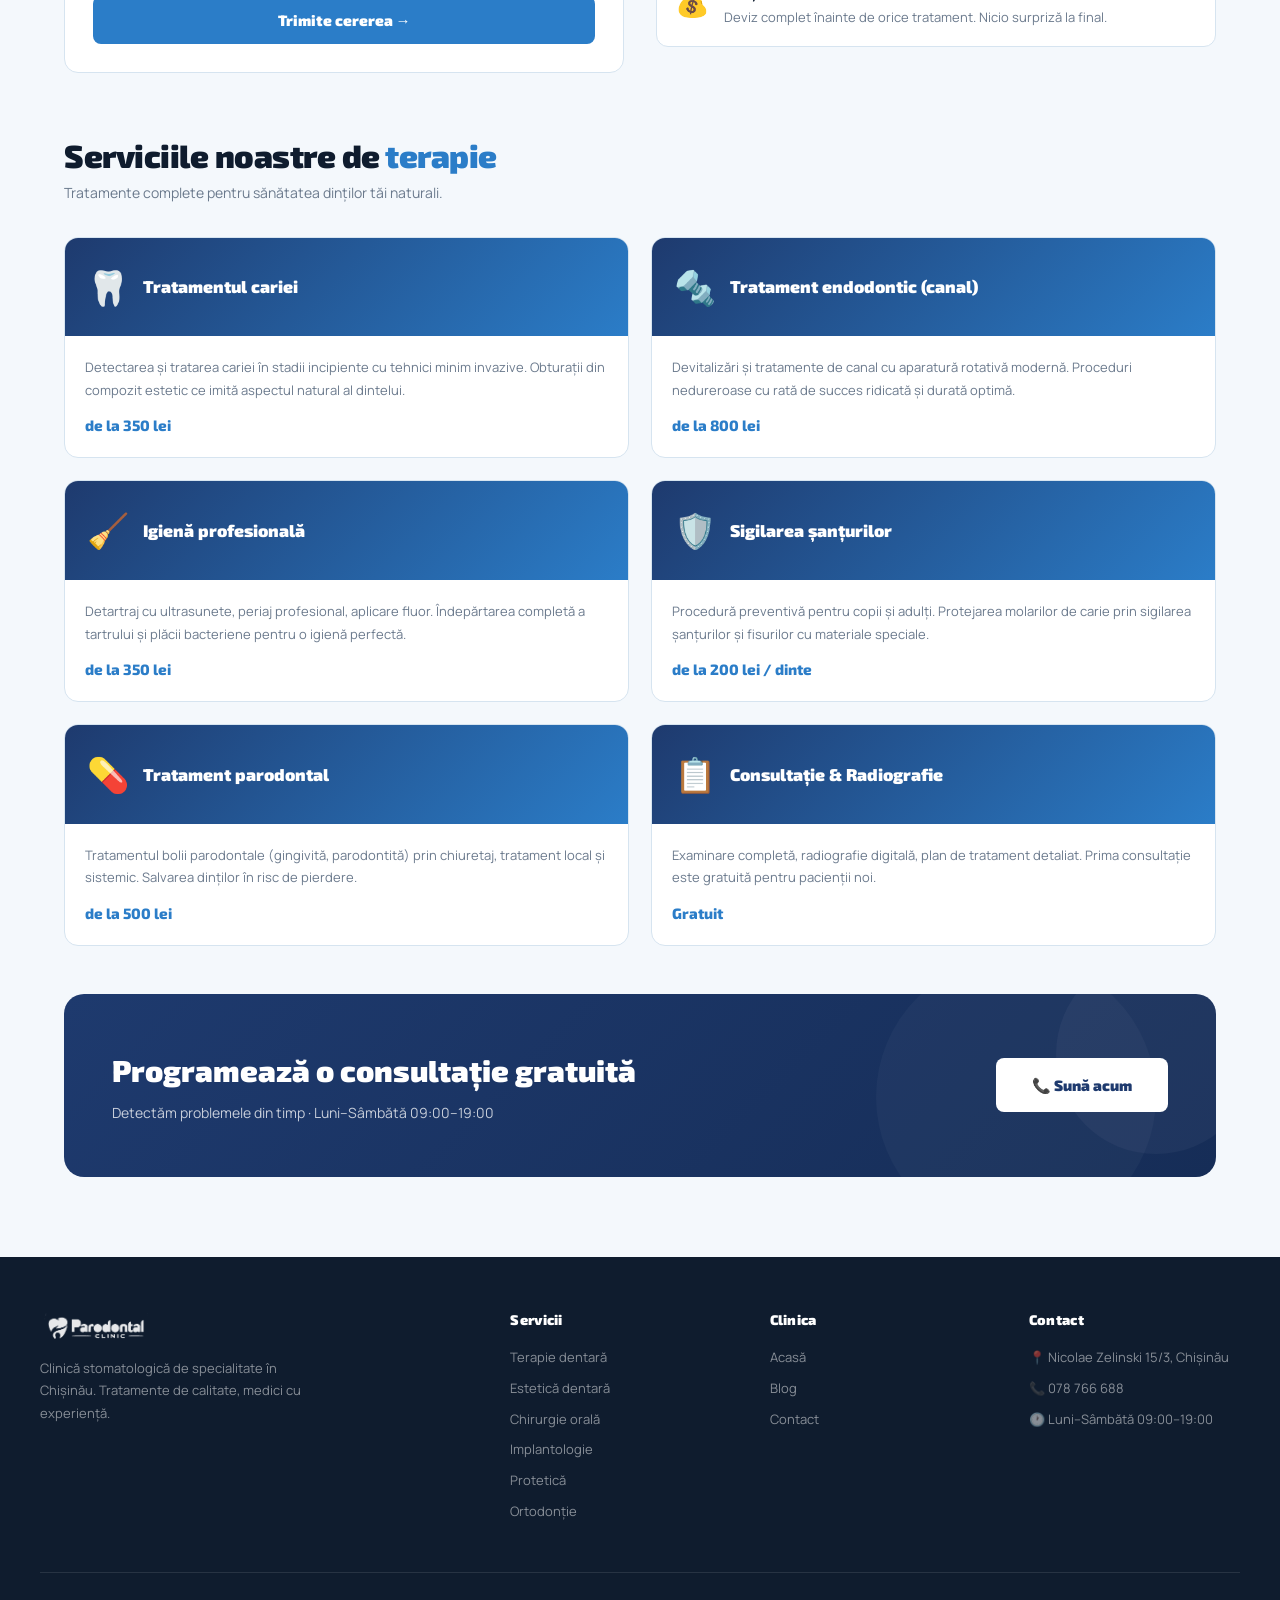
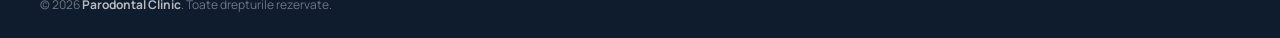
<file: terapie.html>
<!DOCTYPE html>
<html lang="ro">
<head>
<meta charset="UTF-8">
<meta name="viewport" content="width=device-width, initial-scale=1.0">
<meta name="theme-color" content="#1E3A6E">
<title>Terapie Dentară — Parodontal Clinic</title>
<link rel="preconnect" href="https://fonts.googleapis.com">
<link href="https://fonts.googleapis.com/css2?family=Exo+2:wght@700;900&family=Manrope:wght@400;500;600;700&display=swap" rel="stylesheet">
<link rel="stylesheet" href="style.css">
<meta name="description" content="Terapie dentară modernă în Chișinău. Tratamentul cariei, tratamente de canal, igienă profesională cu aparatură de ultimă generație. Consultație gratuită la Parodontal Clinic.">
<link rel="canonical" href="https://parodontalclinic.vercel.app/terapie.html">
<meta property="og:type" content="website">
<meta property="og:title" content="Terapie Dentară — Parodontal Clinic Chișinău">
<meta property="og:description" content="Terapie dentară modernă în Chișinău. Tratamentul cariei, tratamente de canal, igienă profesională. Consultație gratuită la Parodontal Clinic.">
<meta property="og:url" content="https://parodontalclinic.vercel.app/terapie.html">
<meta property="og:site_name" content="Parodontal Clinic">
<meta property="og:locale" content="ro_RO">
<meta name="twitter:card" content="summary_large_image">
<meta name="twitter:title" content="Terapie Dentară — Parodontal Clinic Chișinău">
<meta name="twitter:description" content="Terapie dentară modernă în Chișinău. Tratamentul cariei, canal, igienă profesională. Consultație gratuită.">
<meta name="twitter:image" content="https://parodontalclinic.vercel.app/logo.png">
<meta property="og:image" content="https://parodontalclinic.vercel.app/logo.png">
<meta property="og:image:width" content="800">
<meta property="og:image:height" content="800">
<link rel="icon" type="image/png" href="/logo.png">
<link rel="apple-touch-icon" href="/logo.png">
<meta name="geo.region" content="MD-CU">
<meta name="geo.placename" content="Chișinău, Moldova">
<meta name="geo.position" content="47.0105;28.8638">
<meta name="ICBM" content="47.0105, 28.8638">
<script type="application/ld+json">
{
  "@context": "https://schema.org",
  "@type": "MedicalProcedure",
  "name": "Terapie Dentară",
  "description": "Tratamentul cariei, devitalizări, obturații estetice și tratamente endodontice moderne în Chișinău.",
  "procedureType": "Therapeutic",
  "provider": {
    "@type": "Dentist",
    "name": "Parodontal Clinic",
    "url": "https://parodontalclinic.vercel.app/",
    "telephone": "+37307876688",
    "address": {
      "@type": "PostalAddress",
      "streetAddress": "Nicolae Zelinski 15/3",
      "addressLocality": "Chișinău",
      "addressCountry": "MD"
    }
  }
}
</script>
</head>
<body>
<header class="hdr">
  <div class="hdr-inner">
    <a href="index.html" class="logo">
      <img src="logo.png" alt="Parodontal Clinic" onerror="this.style.display='none';this.nextElementSibling.style.display='block'">
      <span class="logo-text" style="display:none">Parodontal <em>Clinic</em></span>
    </a>
    <nav class="nav">
      <a href="index.html">Acasă</a>
      <a href="terapie.html" class="active">Terapie</a>
      <a href="estetica.html">Estetică</a>
      <a href="chirurgie.html">Chirurgie</a>
      <a href="implantologie.html">Implantologie</a>
      <a href="protetica.html">Protetică</a>
      <a href="ortodontie.html">Ortodonție</a>
      <a href="blog.html">Blog</a>
    </nav>
    <a href="tel:+37307876688" class="hdr-phone">📞 Programare</a>
    <button class="hamburger" id="hamburger"><span></span><span></span><span></span></button>
  </div>
</header>
<div class="mobile-nav" id="mobileNav">
  <a href="index.html">🏠 Acasă</a>
  <a href="terapie.html" class="active">🦷 Terapie</a>
  <a href="estetica.html">✨ Estetică</a>
  <a href="chirurgie.html">🔬 Chirurgie</a>
  <a href="implantologie.html">🏥 Implantologie</a>
  <a href="protetica.html">👑 Protetică</a>
  <a href="ortodontie.html">😬 Ortodonție</a>
  <a href="blog.html">📝 Blog</a>
  <a href="tel:+37307876688" class="mob-phone">📞 Sună acum</a>
</div>

<div class="page-hero">
  <div class="page-hero-inner">
    <div class="breadcrumb"><a href="index.html">Acasă</a> / <span>Terapie dentară</span></div>
    <h1>Terapie <em>dentară</em></h1>
    <p>Tratamente conservatoare moderne pentru sănătatea dinților tăi. De la obturații estetice la tratamente de canal complexe.</p>
  </div>
</div>

<div class="page">

  <!-- INTRO SECTION -->
  <div class="photo-section anim" style="margin-bottom:64px">
    <div class="photo-wrap">
      <img src="img-terapie.jpg" alt="Terapie dentară Parodontal Clinic" loading="lazy" onerror="this.parentElement.style.background='linear-gradient(135deg,#1E3A6E,#2B7DC8)';this.style.display='none'">
    </div>
    <div class="photo-content">
      <h2>Ce este <em>terapia dentară?</em></h2>
      <p>Terapia dentară reprezintă totalitatea tratamentelor conservatoare destinate menținerii și restaurării sănătății dinților naturali. Scopul principal este salvarea dintelui, evitând extracția ori de câte ori este posibil.</p>
      <p>La Parodontal Clinic folosim tehnici minim invazive și materiale de ultimă generație — obturații compozite estetice, tratamente de canal cu aparatură rotativă și microscopie dentară pentru rezultate precise și durabile.</p>
      <ul style="list-style:none;margin-bottom:20px">
        <li style="padding:6px 0;font-size:14px;color:#2D3F55;display:flex;gap:10px"><span style="color:#2B7DC8;font-weight:900">✓</span> Tratamente nedureroase cu anestezie modernă</li>
        <li style="padding:6px 0;font-size:14px;color:#2D3F55;display:flex;gap:10px"><span style="color:#2B7DC8;font-weight:900">✓</span> Materiale biocompatibile certificate europene</li>
        <li style="padding:6px 0;font-size:14px;color:#2D3F55;display:flex;gap:10px"><span style="color:#2B7DC8;font-weight:900">✓</span> Consultație și radiografie gratuită</li>
        <li style="padding:6px 0;font-size:14px;color:#2D3F55;display:flex;gap:10px"><span style="color:#2B7DC8;font-weight:900">✓</span> Rezultate estetice și funcționale garantate</li>
      </ul>
      <a href="tel:+37307876688" class="btn-primary">📞 Programează-te gratuit</a>
    </div>
  </div>

  <!-- FORM + INFO SECTION -->
  <div style="display:grid;grid-template-columns:1fr 1fr;gap:32px;margin-bottom:64px;align-items:start" class="anim terapie-form-grid">
    <div>
      <h2 class="stitle" style="margin-bottom:8px">Programare <em>rapidă</em></h2>
      <p style="font-size:14px;color:#6B7A8D;margin-bottom:24px;line-height:1.7">Completează formularul și te contactăm în cel mai scurt timp pentru a stabili o programare convenabilă.</p>
      <form id="terapieForm" style="background:#fff;border:1px solid #D6E4F0;border-radius:14px;padding:28px">
        <div style="display:grid;grid-template-columns:1fr 1fr;gap:12px;margin-bottom:16px">
          <div class="form-group" style="margin:0">
            <label>Nume *</label>
            <input type="text" placeholder="Ion Popescu" required>
          </div>
          <div class="form-group" style="margin:0">
            <label>Telefon *</label>
            <input type="tel" placeholder="078 XXX XXX" required>
          </div>
        </div>
        <div class="form-group">
          <label>Serviciu dorit</label>
          <select>
            <option value="">— Selectează —</option>
            <option>Tratamentul cariei</option>
            <option>Tratament de canal</option>
            <option>Igienă profesională</option>
            <option>Tratament parodontal</option>
            <option>Implant dentar</option>
            <option>Consultație gratuită</option>
          </select>
        </div>
        <div class="form-group">
          <label>Mesaj (opțional)</label>
          <textarea placeholder="Descrie problema ta..." style="min-height:80px"></textarea>
        </div>
        <button type="submit" class="form-submit" onclick="this.textContent='Se trimite...';this.disabled=true;setTimeout(()=>{this.closest('form').innerHTML='<div style=text-align:center;padding:20px><div style=font-size:40px>✅</div><h3 style=font-family:Exo 2,sans-serif;margin:10px 0>Mulțumim!</h3><p style=color:#6B7A8D>Te contactăm în curând.</p></div>'},1200);return false">Trimite cererea →</button>
      </form>
    </div>
    <div>
      <h2 class="stitle" style="margin-bottom:20px">De ce să alegi <em>terapia</em> la noi?</h2>
      <div style="display:flex;flex-direction:column;gap:16px">
        <div style="background:#fff;border:1px solid #D6E4F0;border-radius:12px;padding:18px;display:flex;gap:14px;align-items:flex-start">
          <span style="font-size:28px">🔬</span>
          <div>
            <div style="font-family:'Exo 2',sans-serif;font-weight:900;font-size:15px;color:#0F1C2E;margin-bottom:4px">Microscopie dentară</div>
            <div style="font-size:13px;color:#6B7A8D;line-height:1.6">Tratamente de canal sub microscop pentru precizie maximă și rezultate pe termen lung.</div>
          </div>
        </div>
        <div style="background:#fff;border:1px solid #D6E4F0;border-radius:12px;padding:18px;display:flex;gap:14px;align-items:flex-start">
          <span style="font-size:28px">😌</span>
          <div>
            <div style="font-family:'Exo 2',sans-serif;font-weight:900;font-size:15px;color:#0F1C2E;margin-bottom:4px">Fără durere</div>
            <div style="font-size:13px;color:#6B7A8D;line-height:1.6">Anestezie locală modernă, eficientă chiar și pentru pacienții cu frică de dentist.</div>
          </div>
        </div>
        <div style="background:#fff;border:1px solid #D6E4F0;border-radius:12px;padding:18px;display:flex;gap:14px;align-items:flex-start">
          <span style="font-size:28px">⏱️</span>
          <div>
            <div style="font-family:'Exo 2',sans-serif;font-weight:900;font-size:15px;color:#0F1C2E;margin-bottom:4px">Ședințe eficiente</div>
            <div style="font-size:13px;color:#6B7A8D;line-height:1.6">Respectăm programul tău. Tratamentele sunt planificate eficient pentru a minimiza numărul de vizite.</div>
          </div>
        </div>
        <div style="background:#fff;border:1px solid #D6E4F0;border-radius:12px;padding:18px;display:flex;gap:14px;align-items:flex-start">
          <span style="font-size:28px">💰</span>
          <div>
            <div style="font-family:'Exo 2',sans-serif;font-weight:900;font-size:15px;color:#0F1C2E;margin-bottom:4px">Prețuri transparente</div>
            <div style="font-size:13px;color:#6B7A8D;line-height:1.6">Deviz complet înainte de orice tratament. Nicio surpriză la final.</div>
          </div>
        </div>
      </div>
    </div>
  </div>

  <h2 class="stitle anim" style="margin-bottom:8px">Serviciile noastre de <em>terapie</em></h2>
  <p style="font-size:14px;color:#6B7A8D;margin-bottom:32px" class="anim">Tratamente complete pentru sănătatea dinților tăi naturali.</p>

  <div class="treatment-grid">
    <div class="treatment-card anim">
      <div class="treatment-top"><div class="t-icon">🦷</div><div class="t-name">Tratamentul cariei</div></div>
      <div class="treatment-body">
        <p>Detectarea și tratarea cariei în stadii incipiente cu tehnici minim invazive. Obturații din compozit estetic ce imită aspectul natural al dintelui.</p>
        <div class="treatment-price">de la 350 lei</div>
      </div>
    </div>
    <div class="treatment-card anim">
      <div class="treatment-top"><div class="t-icon">🔩</div><div class="t-name">Tratament endodontic (canal)</div></div>
      <div class="treatment-body">
        <p>Devitalizări și tratamente de canal cu aparatură rotativă modernă. Proceduri nedureroase cu rată de succes ridicată și durată optimă.</p>
        <div class="treatment-price">de la 800 lei</div>
      </div>
    </div>
    <div class="treatment-card anim">
      <div class="treatment-top"><div class="t-icon">🧹</div><div class="t-name">Igienă profesională</div></div>
      <div class="treatment-body">
        <p>Detartraj cu ultrasunete, periaj profesional, aplicare fluor. Îndepărtarea completă a tartrului și plăcii bacteriene pentru o igienă perfectă.</p>
        <div class="treatment-price">de la 350 lei</div>
      </div>
    </div>
    <div class="treatment-card anim">
      <div class="treatment-top"><div class="t-icon">🛡️</div><div class="t-name">Sigilarea șanțurilor</div></div>
      <div class="treatment-body">
        <p>Procedură preventivă pentru copii și adulți. Protejarea molarilor de carie prin sigilarea șanțurilor și fisurilor cu materiale speciale.</p>
        <div class="treatment-price">de la 200 lei / dinte</div>
      </div>
    </div>
    <div class="treatment-card anim">
      <div class="treatment-top"><div class="t-icon">💊</div><div class="t-name">Tratament parodontal</div></div>
      <div class="treatment-body">
        <p>Tratamentul bolii parodontale (gingivită, parodontită) prin chiuretaj, tratament local și sistemic. Salvarea dinților în risc de pierdere.</p>
        <div class="treatment-price">de la 500 lei</div>
      </div>
    </div>
    <div class="treatment-card anim">
      <div class="treatment-top"><div class="t-icon">📋</div><div class="t-name">Consultație & Radiografie</div></div>
      <div class="treatment-body">
        <p>Examinare completă, radiografie digitală, plan de tratament detaliat. Prima consultație este gratuită pentru pacienții noi.</p>
        <div class="treatment-price">Gratuit</div>
      </div>
    </div>
  </div>

  <div class="cta-banner anim">
    <div class="cta-text">
      <h2>Programează o consultație gratuită</h2>
      <p>Detectăm problemele din timp · Luni–Sâmbătă 09:00–19:00</p>
    </div>
    <a href="tel:+37307876688" class="btn-white">📞 Sună acum</a>
  </div>
</div>

<footer>
  <div class="footer-inner">
    <div class="footer-grid">
      <div class="footer-brand">
        <div class="footer-logo">
          <img src="logo.png" alt="Parodontal Clinic" onerror="this.style.display='none';this.nextElementSibling.style.display='block'">
          <span class="footer-logo-text" style="display:none">Parodontal Clinic</span>
        </div>
        <p>Clinică stomatologică de specialitate în Chișinău. Tratamente de calitate, medici cu experiență.</p>
      </div>
      <div class="footer-col">
        <h4>Servicii</h4>
        <a href="terapie.html">Terapie dentară</a>
        <a href="estetica.html">Estetică dentară</a>
        <a href="chirurgie.html">Chirurgie orală</a>
        <a href="implantologie.html">Implantologie</a>
        <a href="protetica.html">Protetică</a>
        <a href="ortodontie.html">Ortodonție</a>
      </div>
      <div class="footer-col">
        <h4>Clinica</h4>
        <a href="index.html">Acasă</a>
        <a href="blog.html">Blog</a>
        <a href="#">Contact</a>
      </div>
      <div class="footer-col">
        <h4>Contact</h4>
        <p>📍 Nicolae Zelinski 15/3, Chișinău</p>
        <p>📞 078 766 688</p>
        <p>🕐 Luni–Sâmbătă 09:00–19:00</p>
      </div>
    </div>
    <div class="footer-bottom">
      <span>© 2026 <strong>Parodontal Clinic</strong>. Toate drepturile rezervate.</span>
    </div>
  </div>
</footer>
<!-- FLOATING BOOK BUTTON -->
<button class="book-float" id="bookBtn">📅 Programează-te</button>

<!-- BOOKING MODAL -->
<div class="modal" id="bookModal">
  <div class="modal-overlay" id="bookOverlay"></div>
  <div class="modal-box">
    <button class="modal-close" id="bookClose">✕</button>
    <div class="modal-title">Programare online</div>
    <div class="modal-sub">Completează formularul și te contactăm în cel mai scurt timp.</div>
    <form id="bookForm">
      <div class="form-row">
        <div class="form-group">
          <label>Nume *</label>
          <input type="text" placeholder="Ion Popescu" required>
        </div>
        <div class="form-group">
          <label>Telefon *</label>
          <input type="tel" placeholder="+373 6XX XXX XXX" required>
        </div>
      </div>
      <div class="form-group">
        <label>Serviciu dorit</label>
        <select>
          <option value="">— Selectează serviciul —</option>
          <option>Consultație gratuită</option>
          <option>Terapie dentară</option>
          <option>Estetică dentară / Albire</option>
          <option>Chirurgie orală</option>
          <option>Implantologie</option>
          <option>Protetică dentară</option>
          <option>Ortodonție</option>
          <option>Igienă profesională</option>
          <option>Altul</option>
        </select>
      </div>
      <div class="form-group">
        <label>Data preferată</label>
        <input type="date">
      </div>
      <div class="form-group">
        <label>Mesaj (opțional)</label>
        <textarea placeholder="Descrie pe scurt problema sau întrebarea ta..."></textarea>
      </div>
      <button type="submit" class="form-submit">Trimite cererea →</button>
    </form>
  </div>
</div>

<script src="app.js"></script>
</body>
</html>
</file>
<file: style.css>
/* ─── RESET & VARIABLES ─── */
*,*::before,*::after{box-sizing:border-box;margin:0;padding:0}
:root{
  --primary:#1E3A6E;
  --primary2:#162d57;
  --blue:#2B7DC8;
  --blue2:#4AA8E0;
  --ink:#0F1C2E;
  --ink2:#2D3F55;
  --ink3:#6B7A8D;
  --bg:#F4F8FC;
  --white:#fff;
  --border:#D6E4F0;
  --r:14px;
  --rs:8px;
  --max:1200px;
}
html,body{overflow-x:hidden}
body{font-family:'Manrope',sans-serif;background:var(--bg);color:var(--ink);font-size:15px;line-height:1.6}
a{color:inherit;text-decoration:none}
img{max-width:100%;display:block}

/* ─── SCROLL ANIMATIONS ─── */
.anim{opacity:0;transform:translateY(32px);transition:opacity .65s ease,transform .65s ease}
.anim.visible{opacity:1;transform:none}
.anim-left{opacity:0;transform:translateX(-40px);transition:opacity .65s ease,transform .65s ease}
.anim-left.visible{opacity:1;transform:none}
.anim-right{opacity:0;transform:translateX(40px);transition:opacity .65s ease,transform .65s ease}
.anim-right.visible{opacity:1;transform:none}
.anim-scale{opacity:0;transform:scale(.92);transition:opacity .6s ease,transform .6s ease}
.anim-scale.visible{opacity:1;transform:scale(1)}
.delay-1{transition-delay:.1s}
.delay-2{transition-delay:.2s}
.delay-3{transition-delay:.3s}
.delay-4{transition-delay:.4s}
.delay-5{transition-delay:.5s}
.delay-6{transition-delay:.6s}

/* ─── HEADER / NAV ─── */
.hdr{background:#fff;position:sticky;top:0;z-index:200;box-shadow:0 2px 16px rgba(0,0,0,.08);border-bottom:1px solid var(--border)}
.hdr-inner{max-width:var(--max);margin:0 auto;display:flex;align-items:center;justify-content:space-between;padding:0 24px;height:64px}
.logo img{height:46px;width:auto}
.logo-text{font-family:'Exo 2',sans-serif;font-size:20px;font-weight:900;color:#fff;letter-spacing:-.3px}
.logo-text em{color:var(--blue2);font-style:normal}
.nav{display:flex;align-items:center;gap:2px}
.nav a{font-family:'Exo 2',sans-serif;font-size:13px;font-weight:700;color:var(--ink2);padding:7px 10px;border-radius:6px;transition:all .2s;white-space:nowrap}
.nav a:hover{color:var(--primary);background:rgba(30,58,110,.06)}
.nav a.active{color:var(--primary);background:rgba(30,58,110,.08)}
.hdr-phone{background:var(--primary);border-radius:var(--rs);padding:9px 18px;color:#fff;font-family:'Exo 2',sans-serif;font-size:13px;font-weight:900;white-space:nowrap;margin-left:14px;transition:background .2s,transform .15s}
.hdr-phone:hover{background:var(--primary2);transform:scale(1.04)}

/* hamburger */
.hamburger{display:none;flex-direction:column;gap:5px;cursor:pointer;padding:8px;background:none;border:none}
.hamburger span{display:block;width:24px;height:2px;background:#fff;border-radius:2px;transition:all .3s}
.hamburger.open span:nth-child(1){transform:translateY(7px) rotate(45deg)}
.hamburger.open span:nth-child(2){opacity:0}
.hamburger.open span:nth-child(3){transform:translateY(-7px) rotate(-45deg)}

/* mobile nav */
.mobile-nav{display:none;position:fixed;top:64px;left:0;right:0;bottom:0;background:#fff;z-index:199;overflow-y:auto;padding:16px;border-top:1px solid var(--border)}
.mobile-nav.open{display:block}
.mobile-nav a{display:block;font-family:'Exo 2',sans-serif;font-size:16px;font-weight:700;color:var(--ink2);padding:15px 16px;border-bottom:1px solid var(--border);border-radius:var(--rs);transition:background .15s}
.mobile-nav a:hover,.mobile-nav a.active{color:var(--primary);background:rgba(30,58,110,.06)}
.mob-phone{display:block;background:var(--primary);color:#fff;text-align:center;font-family:'Exo 2',sans-serif;font-size:16px;font-weight:900;padding:16px;border-radius:var(--rs);margin-top:16px}
.hamburger span{background:var(--ink)}

/* ─── HERO ─── */
.hero{background:linear-gradient(135deg,#0c1824 0%,var(--primary) 100%);padding:80px 24px 72px;position:relative;overflow:hidden}
.hero::before{content:'';position:absolute;inset:0;background:radial-gradient(ellipse at 70% 50%,rgba(43,125,200,.2) 0%,transparent 60%);pointer-events:none}
.hero-inner{max-width:var(--max);margin:0 auto;display:grid;grid-template-columns:1fr 1fr;gap:56px;align-items:center;position:relative;z-index:1}
.hero-badge{display:inline-block;background:rgba(74,168,224,.15);border:1px solid rgba(74,168,224,.4);border-radius:20px;padding:5px 14px;font-size:12px;font-weight:700;color:var(--blue2);letter-spacing:.5px;margin-bottom:16px;animation:fadeDown .7s ease both}
@keyframes fadeDown{from{opacity:0;transform:translateY(-16px)}to{opacity:1;transform:none}}
.hero h1{font-family:'Exo 2',sans-serif;font-size:44px;font-weight:900;color:#fff;line-height:1.1;letter-spacing:-.5px;margin-bottom:16px;animation:fadeUp .8s .15s ease both}
.hero h1 em{color:var(--blue2);font-style:normal}
.hero-sub{font-size:16px;color:rgba(255,255,255,.65);margin-bottom:28px;line-height:1.7;max-width:480px;animation:fadeUp .8s .3s ease both}
.hero-btns{display:flex;gap:12px;flex-wrap:wrap;animation:fadeUp .8s .45s ease both}
@keyframes fadeUp{from{opacity:0;transform:translateY(20px)}to{opacity:1;transform:none}}
.btn-primary{background:var(--blue);color:#fff;font-family:'Exo 2',sans-serif;font-size:15px;font-weight:900;padding:14px 28px;border-radius:var(--rs);transition:background .2s,transform .15s,box-shadow .2s;border:none;cursor:pointer;display:inline-block;box-shadow:0 4px 16px rgba(43,125,200,.4)}
.btn-primary:hover{background:#2370b5;transform:translateY(-2px);box-shadow:0 8px 24px rgba(43,125,200,.5)}
.btn-outline{background:transparent;color:#fff;font-family:'Exo 2',sans-serif;font-size:15px;font-weight:700;padding:14px 28px;border-radius:var(--rs);border:2px solid rgba(255,255,255,.35);transition:all .2s;display:inline-block}
.btn-outline:hover{border-color:rgba(255,255,255,.8);background:rgba(255,255,255,.08)}
.hero-img-wrap{display:flex;justify-content:center;animation:fadeUp .9s .2s ease both}
.hero-img-real{width:100%;max-width:500px;border-radius:20px;object-fit:cover;aspect-ratio:4/3;box-shadow:0 24px 64px rgba(0,0,0,.4);border:3px solid rgba(255,255,255,.12)}
.hero-img-box{width:100%;max-width:440px;aspect-ratio:4/3;background:rgba(255,255,255,.06);border:1px solid rgba(255,255,255,.12);border-radius:20px;display:flex;align-items:center;justify-content:center;font-size:90px}
.hero-stats{display:flex;gap:36px;margin-top:36px;flex-wrap:wrap;animation:fadeUp .8s .6s ease both}
.hstat-num{font-family:'Exo 2',sans-serif;font-size:30px;font-weight:900;color:var(--blue2);line-height:1}
.hstat-label{font-size:12px;color:rgba(255,255,255,.55);margin-top:4px}

/* ─── PAGE WRAP ─── */
.page{max-width:var(--max);margin:0 auto;padding:60px 24px 80px}

/* ─── SECTION ─── */
.section{margin-bottom:72px}
.section-head{margin-bottom:40px}
.section-head.center{text-align:center}
.stitle{font-family:'Exo 2',sans-serif;font-size:32px;font-weight:900;letter-spacing:-.5px;line-height:1.15;margin-bottom:8px}
.stitle em{font-style:normal;color:var(--blue)}
.sdesc{font-size:15px;color:var(--ink3);line-height:1.7;max-width:600px}
.section-head.center .sdesc{margin:0 auto}

/* ─── SERVICES GRID ─── */
.services-grid{display:grid;grid-template-columns:repeat(3,1fr);gap:22px}
.srv-card{background:var(--white);border:1px solid var(--border);border-radius:var(--r);padding:30px 24px;transition:box-shadow .25s,transform .25s,border-color .25s;display:block;position:relative;overflow:hidden}
.srv-card::before{content:'';position:absolute;inset:0;background:linear-gradient(135deg,rgba(43,125,200,.04),transparent);opacity:0;transition:opacity .3s}
.srv-card:hover{box-shadow:0 12px 40px rgba(30,58,110,.14);transform:translateY(-5px);border-color:rgba(43,125,200,.3)}
.srv-card:hover::before{opacity:1}
.srv-icon{font-size:42px;margin-bottom:14px;display:block;transition:transform .3s}
.srv-card:hover .srv-icon{transform:scale(1.15)}
.srv-name{font-family:'Exo 2',sans-serif;font-size:18px;font-weight:900;color:var(--ink);margin-bottom:8px}
.srv-desc{font-size:13px;color:var(--ink3);line-height:1.7;margin-bottom:14px}
.srv-link{font-family:'Exo 2',sans-serif;font-size:13px;font-weight:700;color:var(--blue);display:flex;align-items:center;gap:4px;transition:gap .2s}
.srv-card:hover .srv-link{gap:8px}

/* ─── WHY GRID ─── */
.why-grid{display:grid;grid-template-columns:repeat(4,1fr);gap:20px}
.why-card{background:var(--white);border:1px solid var(--border);border-radius:var(--r);padding:28px 20px;text-align:center;transition:box-shadow .25s,transform .25s}
.why-card:hover{box-shadow:0 8px 32px rgba(30,58,110,.1);transform:translateY(-4px)}
.why-icon{font-size:38px;margin-bottom:14px;transition:transform .3s}
.why-card:hover .why-icon{transform:scale(1.2) rotate(-5deg)}
.why-title{font-family:'Exo 2',sans-serif;font-size:15px;font-weight:900;color:var(--ink);margin-bottom:8px}
.why-desc{font-size:13px;color:var(--ink3);line-height:1.6}

/* ─── PHOTO SECTION ─── */
.photo-section{display:grid;grid-template-columns:1fr 1fr;gap:32px;align-items:center;margin-bottom:72px}
.photo-section.reverse{direction:rtl}
.photo-section.reverse>*{direction:ltr}
.photo-wrap{position:relative}
.photo-wrap img{width:100%;border-radius:20px;object-fit:contain;aspect-ratio:auto;box-shadow:0 16px 48px rgba(0,0,0,.12)}
.photo-wrap::before{content:'';position:absolute;inset:-8px -8px 8px 8px;border:2px solid var(--blue2);border-radius:22px;opacity:.3;pointer-events:none;z-index:-1}
.photo-content h2{font-family:'Exo 2',sans-serif;font-size:30px;font-weight:900;letter-spacing:-.4px;margin-bottom:12px;line-height:1.2}
.photo-content h2 em{font-style:normal;color:var(--blue)}
.photo-content p{font-size:15px;color:var(--ink3);line-height:1.75;margin-bottom:20px}

/* ─── DOCTORS ─── */
.doctors-grid{display:grid;grid-template-columns:repeat(4,1fr);gap:20px}
.doctors-grid--2{grid-template-columns:repeat(2,1fr);max-width:600px;margin:0 auto}
.doc-card{background:var(--white);border:1px solid var(--border);border-radius:var(--r);padding:28px 18px;text-align:center;transition:box-shadow .25s,transform .25s}
.doc-card:hover{box-shadow:0 8px 32px rgba(30,58,110,.1);transform:translateY(-4px)}
.doc-avatar{width:76px;height:76px;border-radius:50%;background:linear-gradient(135deg,var(--primary),var(--blue));display:flex;align-items:center;justify-content:center;font-size:32px;margin:0 auto 14px;transition:transform .3s}
.doc-card:hover .doc-avatar{transform:scale(1.08)}
.doc-avatar img{width:76px;height:76px;border-radius:50%;object-fit:cover}
.doc-name{font-family:'Exo 2',sans-serif;font-size:15px;font-weight:900;color:var(--ink)}
.doc-spec{font-size:12px;color:var(--ink3);margin-top:4px}
.doc-exp{font-size:12px;color:var(--blue);font-weight:700;margin-top:6px}

/* ─── REVIEWS ─── */
.reviews-grid{display:grid;grid-template-columns:repeat(3,1fr);gap:20px}
.review-card{background:var(--white);border:1px solid var(--border);border-radius:var(--r);padding:26px;transition:box-shadow .25s,transform .25s}
.review-card:hover{box-shadow:0 8px 32px rgba(30,58,110,.08);transform:translateY(-3px)}
.review-stars{color:#F59E0B;font-size:14px;margin-bottom:10px}
.review-text{font-size:13px;color:#444;line-height:1.75;margin-bottom:12px;font-style:italic}
.review-author{font-size:12px;color:var(--ink3);font-weight:700}

/* ─── CTA BANNER ─── */
.cta-banner{background:linear-gradient(135deg,var(--primary) 0%,var(--primary2) 100%);border-radius:20px;padding:52px 48px;display:flex;align-items:center;justify-content:space-between;gap:28px;position:relative;overflow:hidden}
.cta-banner::before{content:'';position:absolute;right:-40px;top:-40px;width:200px;height:200px;background:rgba(255,255,255,.04);border-radius:50%}
.cta-banner::after{content:'';position:absolute;right:60px;bottom:-60px;width:280px;height:280px;background:rgba(255,255,255,.03);border-radius:50%}
.cta-text h2{font-family:'Exo 2',sans-serif;font-size:30px;font-weight:900;color:#fff;margin-bottom:8px}
.cta-text p{font-size:14px;color:rgba(255,255,255,.75)}
.btn-white{background:#fff;color:var(--primary);font-family:'Exo 2',sans-serif;font-size:15px;font-weight:900;padding:15px 36px;border-radius:var(--rs);white-space:nowrap;display:inline-block;transition:transform .2s,box-shadow .2s;position:relative;z-index:1}
.btn-white:hover{transform:translateY(-2px);box-shadow:0 8px 24px rgba(0,0,0,.2)}

/* ─── PAGE HERO (inner pages) ─── */
.page-hero{background:linear-gradient(135deg,#0c1824 0%,var(--primary) 100%);padding:52px 24px;position:relative;overflow:hidden}
.page-hero::before{content:'';position:absolute;inset:0;background:radial-gradient(ellipse at right,rgba(43,125,200,.18) 0%,transparent 60%);pointer-events:none}
.page-hero-inner{max-width:var(--max);margin:0 auto;position:relative;z-index:1}
.breadcrumb{font-size:12px;color:rgba(255,255,255,.45);margin-bottom:12px}
.breadcrumb a{color:rgba(255,255,255,.45);transition:color .2s}
.breadcrumb a:hover{color:#fff}
.breadcrumb span{color:var(--blue2)}
.page-hero h1{font-family:'Exo 2',sans-serif;font-size:38px;font-weight:900;color:#fff;line-height:1.15;letter-spacing:-.4px;margin-bottom:12px;animation:fadeUp .7s ease both}
.page-hero h1 em{color:var(--blue2);font-style:normal}
.page-hero p{font-size:15px;color:rgba(255,255,255,.65);max-width:580px;line-height:1.75;animation:fadeUp .7s .15s ease both}

/* ─── PAGE HERO WITH IMAGE ─── */
.page-hero-with-img{display:grid;grid-template-columns:1fr 420px;gap:40px;align-items:center}
.page-hero-img{border-radius:16px;overflow:hidden;box-shadow:0 20px 60px rgba(0,0,0,.4);animation:fadeUp .9s .2s ease both}
.page-hero-img img{width:100%;height:280px;object-fit:cover}

/* ─── TREATMENT CARDS ─── */
.treatment-grid{display:grid;grid-template-columns:repeat(2,1fr);gap:22px;margin-bottom:48px}
.treatment-card{background:var(--white);border:1px solid var(--border);border-radius:var(--r);overflow:hidden;transition:box-shadow .25s,transform .25s}
.treatment-card:hover{box-shadow:0 12px 40px rgba(30,58,110,.12);transform:translateY(-4px)}
.treatment-top{background:linear-gradient(135deg,var(--primary),var(--blue));padding:22px;display:flex;align-items:center;gap:14px}
.treatment-top .t-icon{font-size:34px;transition:transform .3s}
.treatment-card:hover .t-icon{transform:scale(1.15)}
.treatment-top .t-name{font-family:'Exo 2',sans-serif;font-size:17px;font-weight:900;color:#fff}
.treatment-body{padding:20px}
.treatment-body p{font-size:13px;color:var(--ink3);line-height:1.75;margin-bottom:12px}
.treatment-price{font-family:'Exo 2',sans-serif;font-size:15px;font-weight:800;color:var(--blue)}

/* ─── BLOG ─── */
.blog-grid{display:grid;grid-template-columns:repeat(3,1fr);gap:24px}
.blog-card{background:var(--white);border:1px solid var(--border);border-radius:var(--r);overflow:hidden;transition:box-shadow .25s,transform .25s}
.blog-card:hover{box-shadow:0 12px 40px rgba(30,58,110,.1);transform:translateY(-5px)}
.blog-img{aspect-ratio:16/9;background:linear-gradient(135deg,var(--primary),var(--blue));display:flex;align-items:center;justify-content:center;font-size:52px;overflow:hidden}
.blog-img img{width:100%;height:100%;object-fit:cover;transition:transform .4s}
.blog-card:hover .blog-img img{transform:scale(1.06)}
.blog-body{padding:22px}
.blog-cat{font-size:11px;font-weight:700;color:var(--blue);text-transform:uppercase;letter-spacing:.8px;margin-bottom:8px}
.blog-title{font-family:'Exo 2',sans-serif;font-size:17px;font-weight:900;color:var(--ink);line-height:1.35;margin-bottom:10px}
.blog-excerpt{font-size:13px;color:var(--ink3);line-height:1.7;margin-bottom:16px}
.blog-meta{font-size:12px;color:var(--ink3)}

/* ─── FLOATING BOOK BUTTON ─── */
.book-float{position:fixed;bottom:28px;right:28px;z-index:150;background:var(--blue);color:#fff;font-family:'Exo 2',sans-serif;font-size:14px;font-weight:900;padding:14px 22px;border-radius:50px;border:none;cursor:pointer;box-shadow:0 8px 32px rgba(43,125,200,.5);display:flex;align-items:center;gap:8px;transition:transform .2s,box-shadow .2s;animation:pulse 2.5s infinite}
.book-float:hover{transform:translateY(-3px) scale(1.04);box-shadow:0 12px 40px rgba(43,125,200,.6);animation:none}
@keyframes pulse{0%,100%{box-shadow:0 8px 32px rgba(43,125,200,.5)}50%{box-shadow:0 8px 40px rgba(43,125,200,.8)}}

/* ─── MODAL ─── */
.modal{display:none;position:fixed;inset:0;z-index:500;align-items:center;justify-content:center;padding:16px;overflow-y:auto}
.modal.open{display:flex}
.modal-overlay{position:fixed;inset:0;background:rgba(10,20,40,.7);backdrop-filter:blur(4px)}
.modal-box{position:relative;z-index:1;background:#fff;border-radius:20px;padding:36px;width:100%;max-width:480px;max-height:90vh;overflow-y:auto;opacity:0;translateY(20px);transition:opacity .3s ease,margin-top .3s ease;margin:auto;margin-top:40px}
.modal-box.in{opacity:1;margin-top:0}
.modal-close{position:absolute;top:16px;right:16px;background:var(--bg);border:none;border-radius:50%;width:32px;height:32px;cursor:pointer;font-size:16px;display:flex;align-items:center;justify-content:center;transition:background .2s;color:var(--ink)}
.modal-close:hover{background:var(--border)}
.modal-title{font-family:'Exo 2',sans-serif;font-size:22px;font-weight:900;color:var(--ink);margin-bottom:4px}
.modal-sub{font-size:13px;color:var(--ink3);margin-bottom:24px}

/* form */
.form-group{margin-bottom:16px}
.form-group label{display:block;font-size:12px;font-weight:700;color:var(--ink2);margin-bottom:6px;text-transform:uppercase;letter-spacing:.4px}
.form-group input,
.form-group select,
.form-group textarea{width:100%;background:var(--bg);border:2px solid var(--border);border-radius:var(--rs);padding:12px 14px;font-family:'Manrope',sans-serif;font-size:16px;color:var(--ink);transition:border-color .2s,box-shadow .2s;outline:none;-webkit-appearance:none;appearance:none}
.form-group select{background-image:url("data:image/svg+xml,%3Csvg xmlns='http://www.w3.org/2000/svg' width='12' height='8'%3E%3Cpath d='M1 1l5 5 5-5' stroke='%236B7A8D' stroke-width='2' fill='none' stroke-linecap='round'/%3E%3C/svg%3E");background-repeat:no-repeat;background-position:right 14px center;padding-right:36px}
.form-group input:focus,
.form-group select:focus,
.form-group textarea:focus{border-color:var(--blue);box-shadow:0 0 0 3px rgba(43,125,200,.12)}
.form-group textarea{resize:vertical;min-height:90px}
.form-row{display:grid;grid-template-columns:1fr 1fr;gap:12px}
.form-submit{width:100%;background:var(--blue);color:#fff;font-family:'Exo 2',sans-serif;font-size:15px;font-weight:900;padding:15px;border-radius:var(--rs);border:none;cursor:pointer;transition:background .2s,transform .15s;margin-top:8px}
.form-submit:hover{background:#2370b5;transform:translateY(-1px)}
.form-submit:disabled{opacity:.7;cursor:not-allowed;transform:none}
.form-success{text-align:center;padding:24px 0}
.form-success-icon{font-size:48px;margin-bottom:12px}
.form-success h3{font-family:'Exo 2',sans-serif;font-size:20px;font-weight:900;color:var(--ink);margin-bottom:8px}
.form-success p{font-size:14px;color:var(--ink3)}

/* ─── FOOTER ─── */
footer{background:var(--ink);padding:52px 24px 24px}
.footer-inner{max-width:var(--max);margin:0 auto}
.footer-grid{display:grid;grid-template-columns:2fr 1fr 1fr 1fr;gap:48px;margin-bottom:40px}
.footer-logo{margin-bottom:14px}
.footer-logo img{height:34px;width:auto;filter:brightness(0) invert(1);opacity:.9}
.footer-logo-text{font-family:'Exo 2',sans-serif;font-size:18px;font-weight:900;color:#fff}
.footer-brand p{font-size:13px;color:rgba(255,255,255,.5);line-height:1.75;max-width:280px;margin-top:10px}
.footer-col h4{font-family:'Exo 2',sans-serif;font-size:14px;font-weight:900;color:#fff;margin-bottom:16px;letter-spacing:.3px}
.footer-col a{display:block;font-size:13px;color:rgba(255,255,255,.5);margin-bottom:10px;transition:color .2s}
.footer-col a:hover{color:#fff}
.footer-col p{font-size:13px;color:rgba(255,255,255,.5);margin-bottom:10px;line-height:1.6}
.footer-bottom{border-top:1px solid rgba(255,255,255,.1);padding-top:22px;display:flex;align-items:center;justify-content:space-between;font-size:12px;color:rgba(255,255,255,.4);flex-wrap:wrap;gap:8px}
.footer-bottom strong{color:rgba(255,255,255,.7)}

/* ─── RESPONSIVE ─── */
@media(max-width:1024px){
  .services-grid{grid-template-columns:repeat(2,1fr)}
  .why-grid{grid-template-columns:repeat(2,1fr)}
  .doctors-grid{grid-template-columns:repeat(2,1fr)}
  .footer-grid{grid-template-columns:1fr 1fr;gap:32px}
  .page-hero-with-img{grid-template-columns:1fr;gap:24px}
  .page-hero-img{display:none}
}
@media(max-width:768px){
  .terapie-form-grid{grid-template-columns:1fr!important}
  .chirurgie-form-grid{grid-template-columns:1fr!important}
  .nav,.hdr-phone{display:none}
  .hamburger{display:flex}
  .hero-inner{grid-template-columns:1fr}
  .hero h1{font-size:30px}
  .hero-img-wrap{display:none}
  .hero-stats{gap:22px}
  .hstat-num{font-size:24px}
  .services-grid{grid-template-columns:1fr}
  .why-grid{grid-template-columns:1fr 1fr}
  .doctors-grid{grid-template-columns:1fr 1fr}
  .reviews-grid{grid-template-columns:1fr}
  .treatment-grid{grid-template-columns:1fr}
  .blog-grid{grid-template-columns:1fr}
  .photo-section{grid-template-columns:1fr}
  .photo-section.reverse{direction:ltr}
  .photo-wrap img{height:220px;max-height:220px;object-fit:cover;object-position:center top}
  .doctor-section{padding:24px!important}
  .doctor-section>div{grid-template-columns:1fr!important;gap:20px!important}
  .doctor-section>div>div:first-child img{height:260px!important;width:100%!important;object-fit:cover!important}
  .cta-banner{flex-direction:column;text-align:center;padding:36px 24px}
  .cta-text h2{font-size:22px}
  .footer-grid{grid-template-columns:1fr;gap:28px}
  .page{padding:36px 16px 60px}
  .stitle{font-size:24px}
  .page-hero{padding:36px 16px}
  .page-hero h1{font-size:28px}
  .footer-bottom{justify-content:center;text-align:center}
  .book-float{bottom:16px;right:16px;padding:12px 18px;font-size:13px}
  .modal-box{padding:24px}
  .form-row{grid-template-columns:1fr}
}
@media(max-width:480px){
  .why-grid{grid-template-columns:1fr}
  .hero-btns{flex-direction:column}
  .btn-primary,.btn-outline{text-align:center;width:100%}
}
</file>
